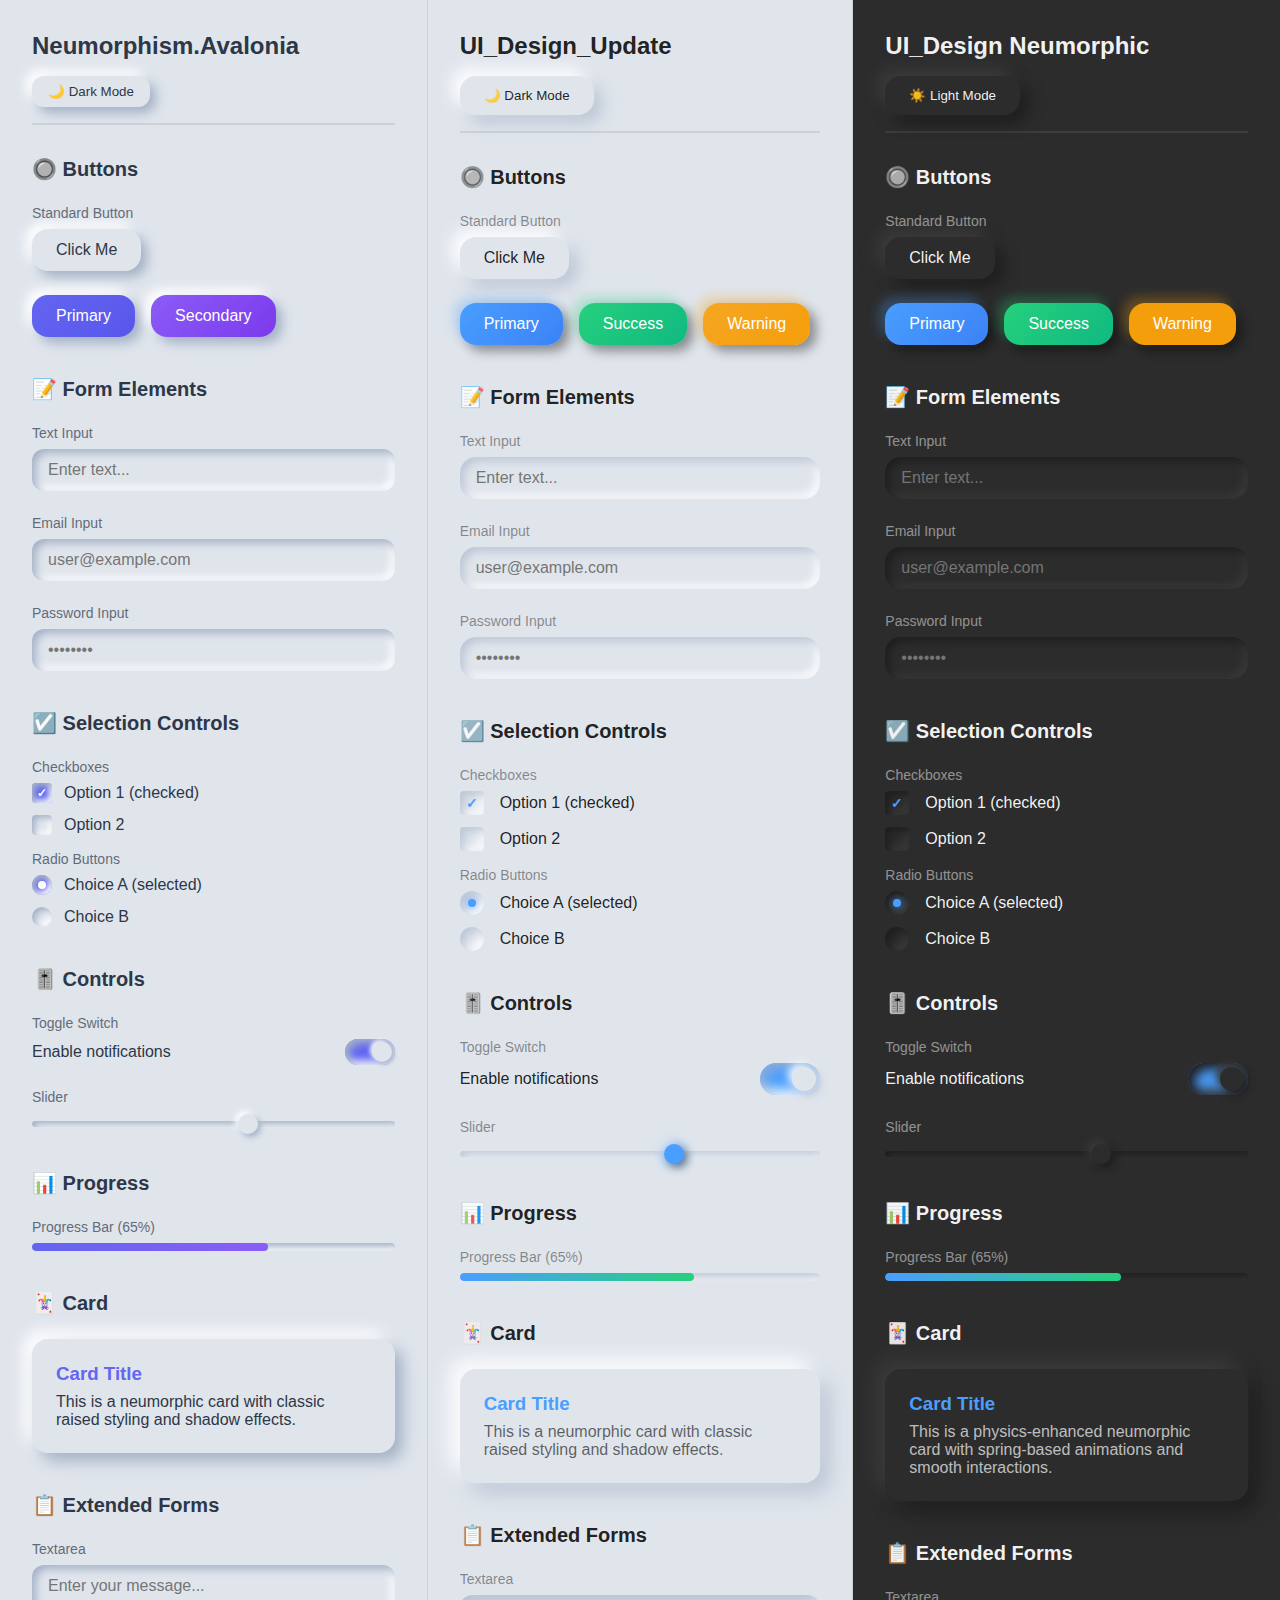
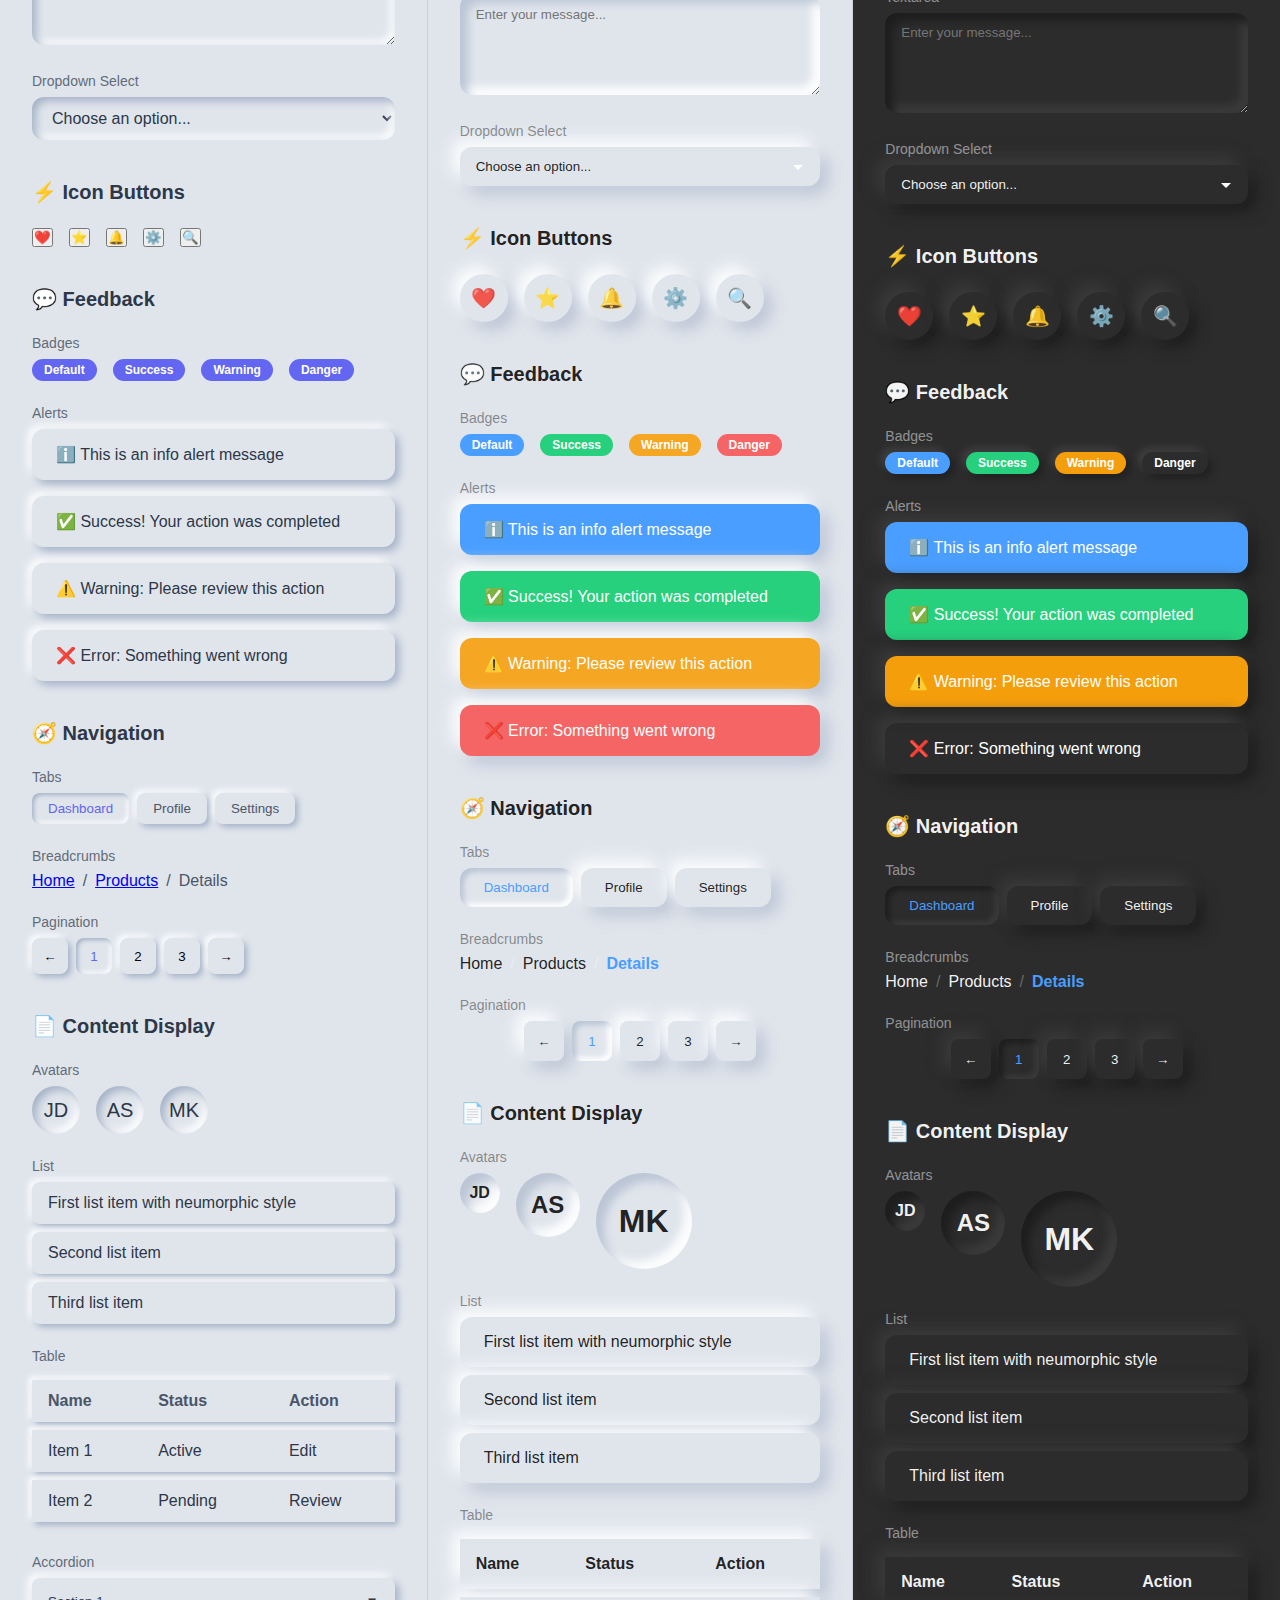
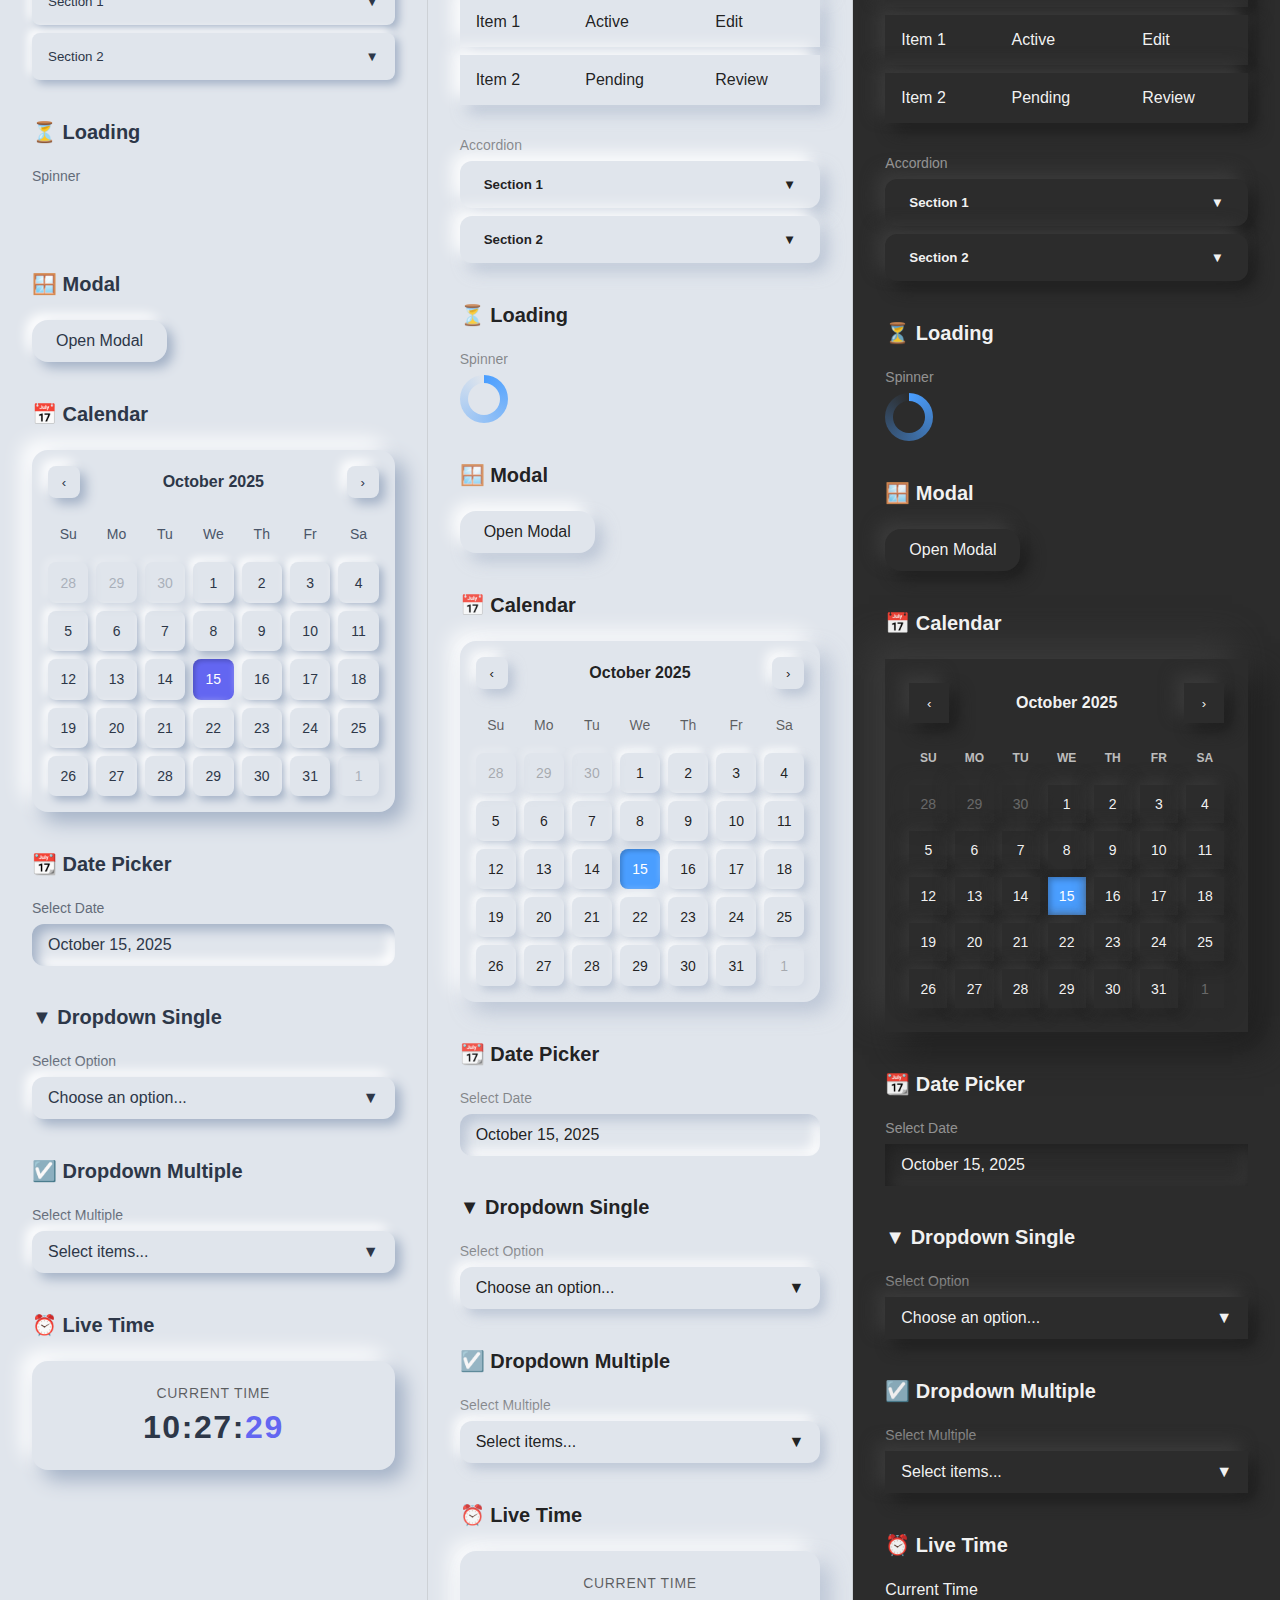
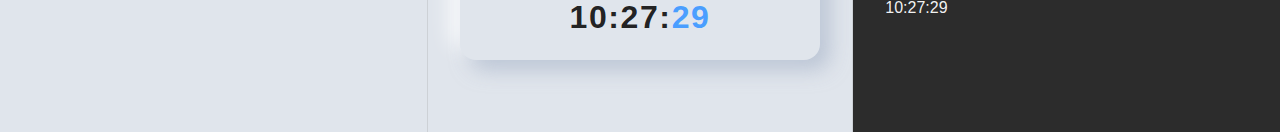
<file: index.html>
<!DOCTYPE html>
<html lang="en">
<head>
    <meta charset="UTF-8">
    <meta name="viewport" content="width=device-width, initial-scale=1.0">
    <title>Neumorphic UI Styles Comparison - Three Column</title>
    <style>
        * {
            margin: 0;
            padding: 0;
            box-sizing: border-box;
        }

        body {
            font-family: -apple-system, BlinkMacSystemFont, 'Segoe UI', Roboto, sans-serif;
            background: #1a1a1a;
            color: white;
        }

        .main-container {
            display: flex;
            width: 100%;
            min-height: 100vh;
        }

        .left-panel {
            width: 33.333%;
            padding: 2rem;
            background: #e0e5ec;
            color: #2d3748;
            overflow-y: auto;
            transition: all 0.3s ease;
        }

        .left-panel[data-theme="dark"] {
            background: #2d3436;
            color: #dfe6e9;
        }

        .middle-panel {
            width: 33.333%;
            padding: 2rem;
            background: #e0e5ec;
            color: rgba(0, 0, 0, 0.87);
            overflow-y: auto;
            transition: all 0.3s ease;
            border-left: 1px solid rgba(128, 128, 128, 0.2);
            border-right: 1px solid rgba(128, 128, 128, 0.2);
        }

        .middle-panel[data-theme="dark"] {
            background: #2c2c2c;
            color: rgba(255, 255, 255, 0.95);
        }

        .right-panel {
            width: 33.333%;
            padding: 2rem;
            background: #2c2c2c;
            color: rgba(255, 255, 255, 0.95);
            overflow-y: auto;
            transition: all 0.3s ease;
        }

        .right-panel[data-theme="light"] {
            background: #e0e5ec;
            color: rgba(0, 0, 0, 0.9);
        }

        .panel-header {
            margin-bottom: 2rem;
            padding-bottom: 1rem;
            border-bottom: 2px solid rgba(128, 128, 128, 0.2);
        }

        .panel-title {
            font-size: 1.5rem;
            font-weight: 700;
            margin-bottom: 1rem;
        }

        .section {
            margin-bottom: 2.5rem;
        }

        .section-title {
            font-size: 1.25rem;
            font-weight: 600;
            margin-bottom: 1.5rem;
        }

        .component-wrapper {
            margin-bottom: 1.5rem;
        }

        .component-label {
            font-size: 0.875rem;
            opacity: 0.7;
            margin-bottom: 0.5rem;
        }

        /* ========================================
           LEFT PANEL - AVALONIA STYLE
           ======================================== */

        /* Variables for left panel */
        .left-panel {
            --primary: #6366f1;
            --secondary: #8b5cf6;
            --bg: #e0e5ec;
            --surface: #e0e5ec;
            --shadow-dark: #a3b1c6;
            --shadow-light: #ffffff;
            --text-primary: #2d3748;
            --text-secondary: #4a5568;
        }

        /* Automatic dark mode for left panel based on OS/browser preference */
        /* Only applies when no manual data-theme attribute is set */
        @media (prefers-color-scheme: dark) {
            .left-panel:not([data-theme]) {
                background: #2d3436;
                color: #dfe6e9;
                --bg: #2d3436;
                --surface: #2d3436;
                --shadow-dark: #1e2124;
                --shadow-light: #3a3d40;
                --text-primary: #dfe6e9;
                --text-secondary: #b2bec3;
            }
        }

        /* Manual light mode override for left panel */
        .left-panel[data-theme="light"] {
            background: #e0e5ec;
            color: #2d3748;
            --bg: #e0e5ec;
            --surface: #e0e5ec;
            --shadow-dark: #a3b1c6;
            --shadow-light: #ffffff;
            --text-primary: #2d3748;
            --text-secondary: #4a5568;
        }

        /* Manual dark mode override for left panel */
        .left-panel[data-theme="dark"] {
            background: #2d3436;
            color: #dfe6e9;
            --bg: #2d3436;
            --surface: #2d3436;
            --shadow-dark: #1e2124;
            --shadow-light: #3a3d40;
            --text-primary: #dfe6e9;
            --text-secondary: #b2bec3;
        }

        .left-panel .theme-btn {
            padding: 0.5rem 1rem;
            background: var(--surface);
            border: none;
            border-radius: 12px;
            color: var(--text-primary);
            cursor: pointer;
            font-weight: 500;
            box-shadow: 6px 6px 12px var(--shadow-dark), -6px -6px 12px var(--shadow-light);
        }

        .left-panel .theme-btn:active {
            box-shadow: inset 3px 3px 6px var(--shadow-dark), inset -3px -3px 6px var(--shadow-light);
        }

        .left-panel .btn {
            padding: 0.75rem 1.5rem;
            background: var(--surface);
            border: none;
            border-radius: 16px;
            color: var(--text-primary);
            cursor: pointer;
            font-size: 1rem;
            font-weight: 500;
            box-shadow: 6px 6px 12px var(--shadow-dark), -6px -6px 12px var(--shadow-light);
            transition: all 0.2s;
        }

        .left-panel .btn:hover {
            transform: translateY(-2px);
        }

        .left-panel .btn-primary {
            background: linear-gradient(135deg, var(--primary), #5856eb);
            color: white;
        }

        .left-panel .btn-secondary {
            background: linear-gradient(135deg, var(--secondary), #7c3aed);
            color: white;
        }

        .left-panel .input {
            width: 100%;
            padding: 0.75rem 1rem;
            background: transparent;
            border: none;
            border-radius: 12px;
            color: var(--text-primary);
            font-size: 1rem;
            box-shadow: inset 4px 4px 8px var(--shadow-dark), inset -4px -4px 8px var(--shadow-light);
        }

        .left-panel .input:focus {
            outline: none;
            box-shadow: inset 4px 4px 8px var(--shadow-dark), inset -4px -4px 8px var(--shadow-light), 0 0 0 2px var(--primary);
        }

        .left-panel .card {
            background: var(--surface);
            border-radius: 16px;
            padding: 1.5rem;
            box-shadow: 8px 8px 16px var(--shadow-dark), -8px -8px 16px var(--shadow-light);
        }

        .left-panel .card h3 {
            color: var(--primary);
            margin-bottom: 0.5rem;
        }

        .left-panel .checkbox-wrapper {
            display: flex;
            align-items: center;
            gap: 0.75rem;
            margin-bottom: 0.75rem;
            cursor: pointer;
        }

        .left-panel .checkbox {
            width: 20px;
            height: 20px;
            background: var(--surface);
            border: none;
            border-radius: 4px;
            cursor: pointer;
            box-shadow: inset 3px 3px 6px var(--shadow-dark), inset -3px -3px 6px var(--shadow-light);
            appearance: none;
            position: relative;
        }

        .left-panel .checkbox:checked {
            background: var(--primary);
        }

        .left-panel .checkbox:checked::after {
            content: '✓';
            position: absolute;
            top: 50%;
            left: 50%;
            transform: translate(-50%, -50%);
            color: white;
            font-size: 12px;
            font-weight: bold;
        }

        /* Radio Buttons */
        .left-panel .radio {
            width: 20px;
            height: 20px;
            background: var(--surface);
            border: none;
            border-radius: 50%;
            cursor: pointer;
            box-shadow: inset 3px 3px 6px var(--shadow-dark), inset -3px -3px 6px var(--shadow-light);
            appearance: none;
            position: relative;
        }

        .left-panel .radio:checked {
            background: var(--primary);
        }

        .left-panel .radio:checked::after {
            content: '';
            position: absolute;
            top: 50%;
            left: 50%;
            transform: translate(-50%, -50%);
            width: 8px;
            height: 8px;
            background: white;
            border-radius: 50%;
        }

        /* Toggle Switch */
        .left-panel .toggle-wrapper {
            display: flex;
            align-items: center;
            justify-content: space-between;
            margin-bottom: 0.75rem;
        }

        .left-panel .toggle {
            width: 50px;
            height: 26px;
            background: var(--surface);
            border-radius: 26px;
            cursor: pointer;
            position: relative;
            box-shadow: inset 4px 4px 8px var(--shadow-dark), inset -4px -4px 8px var(--shadow-light);
            appearance: none;
            transition: all 0.3s;
        }

        .left-panel .toggle::after {
            content: '';
            position: absolute;
            top: 3px;
            left: 3px;
            width: 20px;
            height: 20px;
            background: var(--surface);
            border-radius: 50%;
            transition: all 0.3s;
            box-shadow: 2px 2px 4px var(--shadow-dark), -2px -2px 4px var(--shadow-light);
        }

        .left-panel .toggle:checked {
            background: var(--primary);
        }

        .left-panel .toggle:checked::after {
            transform: translateX(24px);
        }

        /* Slider */
        .left-panel .slider {
            width: 100%;
            height: 6px;
            background: var(--surface);
            border-radius: 3px;
            box-shadow: inset 3px 3px 6px var(--shadow-dark), inset -3px -3px 6px var(--shadow-light);
            appearance: none;
            cursor: pointer;
        }

        .left-panel .slider::-webkit-slider-thumb {
            appearance: none;
            width: 20px;
            height: 20px;
            background: var(--surface);
            border-radius: 50%;
            cursor: pointer;
            box-shadow: 3px 3px 6px var(--shadow-dark), -3px -3px 6px var(--shadow-light);
        }

        .left-panel .slider::-moz-range-thumb {
            width: 20px;
            height: 20px;
            background: var(--surface);
            border-radius: 50%;
            cursor: pointer;
            border: none;
            box-shadow: 3px 3px 6px var(--shadow-dark), -3px -3px 6px var(--shadow-light);
        }

        /* Progress Bar */
        .left-panel .progress {
            width: 100%;
            height: 8px;
            background: var(--surface);
            border-radius: 4px;
            box-shadow: inset 3px 3px 6px var(--shadow-dark), inset -3px -3px 6px var(--shadow-light);
            overflow: hidden;
            position: relative;
        }

        .left-panel .progress-fill {
            height: 100%;
            background: linear-gradient(90deg, var(--primary), var(--secondary));
            border-radius: 4px;
            transition: width 0.3s;
        }

        /* Textarea */
        .left-panel .textarea {
            width: 100%;
            padding: 0.75rem 1rem;
            background: transparent;
            border: none;
            border-radius: 12px;
            color: var(--text-primary);
            font-size: 1rem;
            font-family: inherit;
            resize: vertical;
            min-height: 80px;
            box-shadow: inset 4px 4px 8px var(--shadow-dark), inset -4px -4px 8px var(--shadow-light);
        }

        /* Select/Dropdown */
        .left-panel .select {
            width: 100%;
            padding: 0.75rem 1rem;
            background: transparent;
            border: none;
            border-radius: 12px;
            color: var(--text-primary);
            font-size: 1rem;
            cursor: pointer;
            box-shadow: inset 4px 4px 8px var(--shadow-dark), inset -4px -4px 8px var(--shadow-light);
        }

        /* Icon Button */
        .left-panel .btn-icon {
            width: 48px;
            height: 48px;
            padding: 0;
            border-radius: 50%;
            display: inline-flex;
            align-items: center;
            justify-content: center;
            font-size: 1.25rem;
        }

        /* Badge */
        .left-panel .badge {
            display: inline-block;
            padding: 0.25rem 0.75rem;
            background: var(--primary);
            color: white;
            border-radius: 12px;
            font-size: 0.75rem;
            font-weight: 600;
        }

        .left-panel .badge-secondary {
            background: var(--secondary);
        }

        /* Alert */
        .left-panel .alert {
            padding: 1rem 1.5rem;
            border-radius: 12px;
            margin-bottom: 1rem;
            box-shadow: 4px 4px 8px var(--shadow-dark), -4px -4px 8px var(--shadow-light);
        }

        .left-panel .alert-info {
            background: #dbeafe;
            color: #1e40af;
        }

        .left-panel .alert-success {
            background: #d1fae5;
            color: #065f46;
        }

        .left-panel .alert-warning {
            background: #fef3c7;
            color: #92400e;
        }

        .left-panel .alert-error {
            background: #fee2e2;
            color: #991b1b;
        }

        /* Avatar */
        .left-panel .avatar {
            width: 48px;
            height: 48px;
            border-radius: 50%;
            display: flex;
            align-items: center;
            justify-content: center;
            background: var(--surface);
            font-size: 1.25rem;
            box-shadow: inset 4px 4px 8px var(--shadow-dark), inset -4px -4px 8px var(--shadow-light);
        }

        /* List */
        .left-panel .list {
            list-style: none;
        }

        .left-panel .list-item {
            padding: 0.75rem 1rem;
            margin-bottom: 0.5rem;
            border-radius: 8px;
            background: var(--surface);
            box-shadow: 3px 3px 6px var(--shadow-dark), -3px -3px 6px var(--shadow-light);
        }

        /* Table */
        .left-panel .table {
            width: 100%;
            border-collapse: separate;
            border-spacing: 0 0.5rem;
        }

        .left-panel .table th,
        .left-panel .table td {
            padding: 0.75rem 1rem;
            text-align: left;
        }

        .left-panel .table th {
            font-weight: 600;
            color: var(--text-secondary);
        }

        .left-panel .table tr {
            background: var(--surface);
            box-shadow: 3px 3px 6px var(--shadow-dark), -3px -3px 6px var(--shadow-light);
        }

        /* Tabs */
        .left-panel .tabs {
            display: flex;
            gap: 0.5rem;
            margin-bottom: 1rem;
        }

        .left-panel .tab {
            padding: 0.5rem 1rem;
            background: var(--surface);
            border: none;
            border-radius: 8px;
            cursor: pointer;
            color: var(--text-secondary);
            transition: all 0.2s;
            box-shadow: 3px 3px 6px var(--shadow-dark), -3px -3px 6px var(--shadow-light);
        }

        .left-panel .tab.active {
            color: var(--primary);
            box-shadow: inset 2px 2px 4px var(--shadow-dark), inset -2px -2px 4px var(--shadow-light);
        }

        /* Pagination */
        .left-panel .pagination {
            display: flex;
            gap: 0.5rem;
            align-items: center;
        }

        .left-panel .page-btn {
            width: 36px;
            height: 36px;
            padding: 0;
            border-radius: 8px;
            display: flex;
            align-items: center;
            justify-content: center;
            background: var(--surface);
            border: none;
            cursor: pointer;
            box-shadow: 3px 3px 6px var(--shadow-dark), -3px -3px 6px var(--shadow-light);
        }

        .left-panel .page-btn.active {
            color: var(--primary);
            box-shadow: inset 2px 2px 4px var(--shadow-dark), inset -2px -2px 4px var(--shadow-light);
        }

        /* Breadcrumbs */
        .left-panel .breadcrumbs {
            display: flex;
            align-items: center;
            gap: 0.5rem;
            color: var(--text-secondary);
        }

        .left-panel .breadcrumb-link {
            color: var(--primary);
            text-decoration: none;
        }

        /* Accordion */
        .left-panel .accordion-item {
            margin-bottom: 0.5rem;
        }

        .left-panel .accordion-header {
            width: 100%;
            padding: 1rem;
            background: var(--surface);
            border: none;
            border-radius: 8px;
            text-align: left;
            cursor: pointer;
            display: flex;
            justify-content: space-between;
            align-items: center;
            color: var(--text-primary);
            font-weight: 500;
            box-shadow: 4px 4px 8px var(--shadow-dark), -4px -4px 8px var(--shadow-light);
        }

        .left-panel .accordion-content {
            max-height: 0;
            overflow: hidden;
            transition: max-height 0.3s ease;
            background: var(--surface);
            border-radius: 0 0 8px 8px;
            box-shadow: inset 2px 2px 4px var(--shadow-dark), inset -2px -2px 4px var(--shadow-light);
        }

        .left-panel .accordion-content.open {
            padding: 1rem;
            max-height: 500px;
        }

        /* Spinner */
        .left-panel .spinner {
            width: 40px;
            height: 40px;
            border: 4px solid var(--surface-light);
            border-top-color: var(--primary);
            border-radius: 50%;
            animation: spin 1s linear infinite;
        }

        @keyframes spin {
            to { transform: rotate(360deg); }
        }

        /* Modal */
        .modal {
            display: none;
            position: fixed;
            top: 0;
            left: 0;
            width: 100%;
            height: 100%;
            background: rgba(0, 0, 0, 0.5);
            align-items: center;
            justify-content: center;
            z-index: 1000;
        }

        .modal.show {
            display: flex;
        }

        .left-panel .modal-content {
            background: var(--surface);
            padding: 2rem;
            border-radius: 16px;
            max-width: 500px;
            width: 90%;
            box-shadow: 10px 10px 20px var(--shadow-dark), -10px -10px 20px var(--shadow-light);
        }

        .left-panel .modal-header {
            margin-bottom: 1rem;
        }

        .left-panel .modal-title {
            font-size: 1.5rem;
            font-weight: 600;
            color: var(--text-primary);
        }

        .left-panel .modal-close {
            float: right;
            background: none;
            border: none;
            font-size: 1.5rem;
            cursor: pointer;
            color: var(--text-secondary);
        }

        /* Calendar */
        .left-panel .calendar {
            background: var(--surface);
            border-radius: 16px;
            padding: 1rem;
            box-shadow: 10px 10px 20px var(--shadow-dark), -10px -10px 20px var(--shadow-light);
        }

        .left-panel .calendar-header {
            display: flex;
            justify-content: space-between;
            align-items: center;
            margin-bottom: 1rem;
            font-weight: 600;
            color: var(--text-primary);
        }

        .left-panel .calendar-header button {
            background: var(--surface);
            border: none;
            width: 32px;
            height: 32px;
            border-radius: 8px;
            cursor: pointer;
            color: var(--text-primary);
            box-shadow: 6px 6px 12px var(--shadow-dark), -6px -6px 12px var(--shadow-light);
            transition: all 0.2s;
        }

        .left-panel .calendar-header button:active {
            box-shadow: inset 3px 3px 6px var(--shadow-dark), inset -3px -3px 6px var(--shadow-light);
        }

        .left-panel .calendar-grid {
            display: grid;
            grid-template-columns: repeat(7, 1fr);
            gap: 0.5rem;
        }

        .left-panel .calendar-day {
            aspect-ratio: 1;
            display: flex;
            align-items: center;
            justify-content: center;
            font-size: 0.875rem;
            font-weight: 500;
            color: var(--text-secondary);
        }

        .left-panel .calendar-date {
            aspect-ratio: 1;
            display: flex;
            align-items: center;
            justify-content: center;
            background: var(--surface);
            border-radius: 8px;
            cursor: pointer;
            font-size: 0.875rem;
            box-shadow: 4px 4px 8px var(--shadow-dark), -4px -4px 8px var(--shadow-light);
            transition: all 0.2s;
            color: var(--text-primary);
        }

        .left-panel .calendar-date:hover {
            transform: translateY(-2px);
            box-shadow: 6px 6px 12px var(--shadow-dark), -6px -6px 12px var(--shadow-light);
        }

        .left-panel .calendar-date.active {
            background: var(--primary);
            color: white;
            box-shadow: inset 2px 2px 4px rgba(0,0,0,0.2);
        }

        .left-panel .calendar-date.other-month {
            opacity: 0.3;
        }

        /* Date Picker */
        .left-panel .date-picker {
            position: relative;
        }

        .left-panel .date-input {
            width: 100%;
            padding: 0.75rem 1rem;
            background: var(--surface);
            border: none;
            border-radius: 12px;
            color: var(--text-primary);
            font-size: 1rem;
            box-shadow: inset 6px 6px 12px var(--shadow-dark), inset -6px -6px 12px var(--shadow-light);
            cursor: pointer;
        }

        .left-panel .date-picker-dropdown {
            position: absolute;
            top: calc(100% + 0.5rem);
            left: 0;
            right: 0;
            background: var(--surface);
            border-radius: 16px;
            padding: 1rem;
            box-shadow: 10px 10px 20px var(--shadow-dark), -10px -10px 20px var(--shadow-light);
            z-index: 100;
            display: none;
        }

        .left-panel .date-picker-dropdown.show {
            display: block;
        }

        /* Dropdown Single Selection */
        .left-panel .dropdown {
            position: relative;
        }

        .left-panel .dropdown-toggle {
            width: 100%;
            padding: 0.75rem 1rem;
            background: var(--surface);
            border: none;
            border-radius: 12px;
            color: var(--text-primary);
            font-size: 1rem;
            text-align: left;
            cursor: pointer;
            box-shadow: 6px 6px 12px var(--shadow-dark), -6px -6px 12px var(--shadow-light);
            transition: all 0.2s;
            display: flex;
            justify-content: space-between;
            align-items: center;
        }

        .left-panel .dropdown-toggle:active {
            box-shadow: inset 3px 3px 6px var(--shadow-dark), inset -3px -3px 6px var(--shadow-light);
        }

        .left-panel .dropdown-menu {
            position: absolute;
            top: calc(100% + 0.5rem);
            left: 0;
            right: 0;
            background: var(--surface);
            border-radius: 12px;
            padding: 0.5rem;
            box-shadow: 10px 10px 20px var(--shadow-dark), -10px -10px 20px var(--shadow-light);
            z-index: 100;
            display: none;
            max-height: 200px;
            overflow-y: auto;
        }

        .left-panel .dropdown-menu.show {
            display: block;
        }

        .left-panel .dropdown-item {
            padding: 0.75rem 1rem;
            cursor: pointer;
            border-radius: 8px;
            transition: all 0.2s;
            color: var(--text-primary);
        }

        .left-panel .dropdown-item:hover {
            background: rgba(0, 0, 0, 0.05);
        }

        .left-panel .dropdown-item.selected {
            background: var(--primary);
            color: white;
        }

        /* Dropdown Multiple Selection */
        .left-panel .dropdown-multi .dropdown-item {
            display: flex;
            align-items: center;
            gap: 0.75rem;
            padding: 0.5rem 1rem;
        }

        .left-panel .dropdown-multi .dropdown-checkbox-container {
            position: relative;
            flex-shrink: 0;
        }

        .left-panel .dropdown-multi .dropdown-item input[type="checkbox"] {
            display: none;
        }

        .left-panel .dropdown-multi .dropdown-checkbox-label {
            display: block;
            width: 20px;
            height: 20px;
            background: var(--surface);
            border-radius: 4px;
            cursor: pointer;
            position: relative;
            transition: all 0.2s;
            box-shadow:
                inset 3px 3px 6px var(--shadow-dark),
                inset -3px -3px 6px var(--shadow-light);
        }

        .left-panel .dropdown-multi .dropdown-checkbox-label::after {
            content: '✓';
            position: absolute;
            top: 50%;
            left: 50%;
            transform: translate(-50%, -50%) scale(0);
            color: var(--primary);
            font-weight: bold;
            font-size: 12px;
            transition: transform 0.2s cubic-bezier(0.175, 0.885, 0.32, 1.275);
        }

        .left-panel .dropdown-multi .dropdown-item input[type="checkbox"]:checked + .dropdown-checkbox-label::after {
            transform: translate(-50%, -50%) scale(1);
        }

        /* Live Time Display */
        .left-panel .live-time {
            background: var(--surface);
            border-radius: 16px;
            padding: 1.5rem;
            box-shadow:
                10px 10px 20px var(--shadow-dark),
                -10px -10px 20px var(--shadow-light);
            text-align: center;
        }

        .left-panel .live-time-label {
            font-size: 0.875rem;
            font-weight: 500;
            color: rgba(0, 0, 0, 0.6);
            margin-bottom: 0.5rem;
            text-transform: uppercase;
            letter-spacing: 0.05em;
        }

        .left-panel .live-time-display {
            font-size: 2rem;
            font-weight: 600;
            color: var(--text-primary);
            font-variant-numeric: tabular-nums;
            letter-spacing: 0.05em;
        }

        .left-panel .live-time-seconds {
            color: var(--primary);
        }

        /* ========================================
           RIGHT PANEL - UI_DESIGN STYLE
           ======================================== */

        .right-panel {
            --neu-base: #2c2c2c;
            --neu-light: #3a3a3a;
            --neu-dark: #1e1e1e;
            --neu-accent: #4a9eff;
            --neu-success: #26d07c;
            --neu-warning: #f59e0b;
            --neu-text: rgba(255, 255, 255, 0.95);
            --neu-text-dim: rgba(255, 255, 255, 0.7);
            --neu-distance: 8px;
            --neu-blur: 16px;
        }

        /* Automatic light mode for right panel based on OS/browser preference */
        /* Only applies when no manual data-theme attribute is set */
        @media (prefers-color-scheme: light) {
            .right-panel:not([data-theme]) {
                background: #e0e5ec;
                color: rgba(0, 0, 0, 0.9);
                --neu-base: #e0e5ec;
                --neu-light: #ffffff;
                --neu-dark: #a3b1c6;
                --neu-text: rgba(0, 0, 0, 0.9);
                --neu-text-dim: rgba(0, 0, 0, 0.65);
            }
        }

        /* Manual dark mode override for right panel */
        .right-panel[data-theme="dark"] {
            background: #2c2c2c;
            color: rgba(255, 255, 255, 0.95);
            --neu-base: #2c2c2c;
            --neu-light: #3a3a3a;
            --neu-dark: #1e1e1e;
            --neu-text: rgba(255, 255, 255, 0.95);
            --neu-text-dim: rgba(255, 255, 255, 0.7);
        }

        /* Manual light mode override for right panel */
        .right-panel[data-theme="light"] {
            background: #e0e5ec;
            color: rgba(0, 0, 0, 0.9);
            --neu-base: #e0e5ec;
            --neu-light: #ffffff;
            --neu-dark: #a3b1c6;
            --neu-text: rgba(0, 0, 0, 0.9);
            --neu-text-dim: rgba(0, 0, 0, 0.65);
        }

        .right-panel .panel-title,
        .right-panel .section-title,
        .right-panel .component-label {
            color: var(--neu-text);
        }

        .right-panel .component-label {
            color: var(--neu-text-dim);
        }

        .right-panel .theme-btn {
            padding: 0.75rem 1.5rem;
            background: var(--neu-base);
            border: none;
            border-radius: 16px;
            color: var(--neu-text);
            cursor: pointer;
            font-weight: 500;
            transition: all 0.3s cubic-bezier(0.25, 0.46, 0.45, 0.94);
            box-shadow:
                -8px -8px 16px var(--neu-light),
                8px 8px 16px var(--neu-dark);
        }

        .right-panel .theme-btn:hover {
            transform: translateY(-2px);
            box-shadow:
                -10px -10px 20px var(--neu-light),
                10px 10px 20px var(--neu-dark);
        }

        .right-panel .theme-btn:active {
            box-shadow:
                inset 4px 4px 8px var(--neu-dark),
                inset -4px -4px 8px var(--neu-light);
        }

        .right-panel .btn {
            padding: 0.75rem 1.5rem;
            background: var(--neu-base);
            border: none;
            border-radius: 16px;
            color: var(--neu-text);
            cursor: pointer;
            font-size: 1rem;
            font-weight: 500;
            transition: all 0.2s ease;
            box-shadow:
                -8px -8px 16px var(--neu-light),
                8px 8px 16px var(--neu-dark);
        }

        .right-panel .btn:hover {
            transform: translateY(-2px);
            box-shadow:
                -10px -10px 20px var(--neu-light),
                10px 10px 20px var(--neu-dark);
        }

        .right-panel .btn:active {
            transform: translateY(0);
            box-shadow:
                inset 4px 4px 8px var(--neu-dark),
                inset -4px -4px 8px var(--neu-light);
        }

        .right-panel .btn-primary {
            background: linear-gradient(135deg, var(--neu-accent), #3b82f6);
            color: white;
            box-shadow:
                -6px -6px 12px rgba(74, 158, 255, 0.3),
                6px 6px 12px rgba(0, 0, 0, 0.4);
        }

        .right-panel .btn-success {
            background: linear-gradient(135deg, var(--neu-success), #10b981);
            color: white;
            box-shadow:
                -6px -6px 12px rgba(38, 208, 124, 0.3),
                6px 6px 12px rgba(0, 0, 0, 0.4);
        }

        .right-panel .btn-warning {
            background: linear-gradient(135deg, var(--neu-warning), #f59e0b);
            color: white;
            box-shadow:
                -6px -6px 12px rgba(245, 158, 11, 0.3),
                6px 6px 12px rgba(0, 0, 0, 0.4);
        }

        .right-panel .input {
            width: 100%;
            padding: 0.75rem 1rem;
            background: transparent;
            border: none;
            border-radius: 16px;
            color: var(--neu-text);
            font-size: 1rem;
            transition: all 0.2s;
            box-shadow:
                inset 4px 4px 8px var(--neu-dark),
                inset -4px -4px 8px var(--neu-light);
        }

        .right-panel .input:focus {
            outline: none;
            box-shadow:
                inset 4px 4px 8px var(--neu-dark),
                inset -4px -4px 8px var(--neu-light),
                0 0 0 2px var(--neu-accent);
        }

        .right-panel .card {
            background: var(--neu-base);
            border-radius: 16px;
            padding: 1.5rem;
            transition: all 0.2s;
            box-shadow:
                -10px -10px 20px var(--neu-light),
                10px 10px 20px var(--neu-dark);
        }

        .right-panel .card:hover {
            transform: translateY(-2px);
        }

        .right-panel .card h3 {
            color: var(--neu-accent);
            margin-bottom: 0.5rem;
        }

        .right-panel .card p {
            color: var(--neu-text-dim);
        }

        .right-panel .checkbox-wrapper {
            display: flex;
            align-items: center;
            gap: 1rem;
            margin-bottom: 0.75rem;
            cursor: pointer;
        }

        .right-panel .checkbox-container {
            position: relative;
        }

        .right-panel .checkbox {
            display: none;
        }

        .right-panel .checkbox-label {
            display: block;
            width: 24px;
            height: 24px;
            background: var(--neu-base);
            border-radius: 4px;
            cursor: pointer;
            position: relative;
            transition: all 0.2s;
            box-shadow:
                inset 4px 4px 8px var(--neu-dark),
                inset -4px -4px 8px var(--neu-light);
        }

        .right-panel .checkbox-label::after {
            content: '✓';
            position: absolute;
            top: 50%;
            left: 50%;
            transform: translate(-50%, -50%) scale(0);
            color: var(--neu-accent);
            font-weight: bold;
            font-size: 14px;
            transition: transform 0.2s cubic-bezier(0.175, 0.885, 0.32, 1.275);
        }

        .right-panel .checkbox:checked + .checkbox-label::after {
            transform: translate(-50%, -50%) scale(1);
        }

        /* Radio Buttons */
        .right-panel .radio-wrapper {
            display: flex;
            align-items: center;
            gap: 1rem;
            margin-bottom: 0.75rem;
            cursor: pointer;
        }

        .right-panel .radio-container {
            position: relative;
        }

        .right-panel .radio {
            display: none;
        }

        .right-panel .radio-label {
            display: block;
            width: 24px;
            height: 24px;
            background: var(--neu-base);
            border-radius: 50%;
            cursor: pointer;
            position: relative;
            transition: all 0.2s;
            box-shadow:
                inset 4px 4px 8px var(--neu-dark),
                inset -4px -4px 8px var(--neu-light);
        }

        .right-panel .radio-label::after {
            content: '';
            position: absolute;
            top: 50%;
            left: 50%;
            transform: translate(-50%, -50%) scale(0);
            width: 8px;
            height: 8px;
            background: var(--neu-accent);
            border-radius: 50%;
            transition: transform 0.2s;
            box-shadow: 0 0 8px var(--neu-accent);
        }

        .right-panel .radio:checked + .radio-label::after {
            transform: translate(-50%, -50%) scale(1);
        }

        /* Toggle Switch */
        .right-panel .toggle-wrapper {
            display: flex;
            align-items: center;
            justify-content: space-between;
            margin-bottom: 0.75rem;
        }

        .right-panel .toggle-container {
            position: relative;
        }

        .right-panel .toggle {
            display: none;
        }

        .right-panel .toggle-label {
            display: block;
            width: 60px;
            height: 32px;
            background: var(--neu-base);
            border-radius: 32px;
            cursor: pointer;
            position: relative;
            transition: all 0.3s;
            box-shadow:
                inset 6px 6px 12px var(--neu-dark),
                inset -6px -6px 12px var(--neu-light);
        }

        .right-panel .toggle-label::after {
            content: '';
            position: absolute;
            top: 4px;
            left: 4px;
            width: 24px;
            height: 24px;
            background: var(--neu-base);
            border-radius: 50%;
            transition: all 0.3s;
            box-shadow:
                -4px -4px 8px var(--neu-light),
                4px 4px 8px var(--neu-dark);
        }

        .right-panel .toggle:checked + .toggle-label {
            background: var(--neu-accent);
        }

        .right-panel .toggle:checked + .toggle-label::after {
            transform: translateX(28px);
        }

        /* Slider */
        .right-panel .slider {
            width: 100%;
            height: 6px;
            background: var(--neu-base);
            border-radius: 3px;
            box-shadow:
                inset 4px 4px 8px var(--neu-dark),
                inset -4px -4px 8px var(--neu-light);
            appearance: none;
            cursor: pointer;
        }

        .right-panel .slider::-webkit-slider-thumb {
            appearance: none;
            width: 20px;
            height: 20px;
            background: var(--neu-base);
            border-radius: 50%;
            cursor: pointer;
            box-shadow:
                -4px -4px 8px var(--neu-light),
                4px 4px 8px var(--neu-dark);
        }

        .right-panel .slider::-moz-range-thumb {
            width: 20px;
            height: 20px;
            background: var(--neu-base);
            border-radius: 50%;
            cursor: pointer;
            border: none;
            box-shadow:
                -4px -4px 8px var(--neu-light),
                4px 4px 8px var(--neu-dark);
        }

        /* Progress Bar */
        .right-panel .progress {
            width: 100%;
            height: 8px;
            background: var(--neu-base);
            border-radius: 4px;
            box-shadow:
                inset 4px 4px 8px var(--neu-dark),
                inset -4px -4px 8px var(--neu-light);
            overflow: hidden;
            position: relative;
        }

        .right-panel .progress-fill {
            height: 100%;
            background: linear-gradient(90deg, var(--neu-accent), var(--neu-success));
            border-radius: 4px;
            transition: width 0.3s;
        }

        /* Right Panel: Textarea */
        .right-panel .textarea {
            width: 100%;
            padding: 0.75rem 1rem;
            background: transparent;
            border: none;
            border-radius: 12px;
            box-shadow:
                inset var(--neu-distance) var(--neu-distance) calc(var(--neu-blur) * 0.5) var(--neu-dark),
                inset calc(var(--neu-distance) * -1) calc(var(--neu-distance) * -1) calc(var(--neu-blur) * 0.5) var(--neu-light);
            color: var(--neu-text);
            font-family: inherit;
            resize: vertical;
            min-height: 100px;
        }

        .right-panel .textarea:focus {
            outline: none;
            box-shadow:
                inset var(--neu-distance) var(--neu-distance) calc(var(--neu-blur) * 0.5) var(--neu-dark),
                inset calc(var(--neu-distance) * -1) calc(var(--neu-distance) * -1) calc(var(--neu-blur) * 0.5) var(--neu-light),
                0 0 0 2px var(--neu-accent);
        }

        /* Right Panel: Select */
        .right-panel .select {
            width: 100%;
            padding: 0.75rem 1rem;
            background: var(--neu-base);
            border: none;
            border-radius: 12px;
            box-shadow:
                calc(var(--neu-distance) * -1) calc(var(--neu-distance) * -1) var(--neu-blur) var(--neu-light),
                var(--neu-distance) var(--neu-distance) var(--neu-blur) var(--neu-dark);
            color: var(--neu-text);
            font-family: inherit;
            cursor: pointer;
            appearance: none;
            background-image: url("data:image/svg+xml,%3Csvg xmlns='http://www.w3.org/2000/svg' width='12' height='12' viewBox='0 0 12 12'%3E%3Cpath fill='%23ffffff' d='M6 9L1 4h10z'/%3E%3C/svg%3E");
            background-repeat: no-repeat;
            background-position: right 1rem center;
        }

        .right-panel .select:hover {
            box-shadow:
                calc(var(--neu-distance) * -1.2) calc(var(--neu-distance) * -1.2) calc(var(--neu-blur) * 1.1) var(--neu-light),
                calc(var(--neu-distance) * 1.2) calc(var(--neu-distance) * 1.2) calc(var(--neu-blur) * 1.1) var(--neu-dark);
        }

        .right-panel .select:focus {
            outline: none;
            box-shadow:
                calc(var(--neu-distance) * -1) calc(var(--neu-distance) * -1) var(--neu-blur) var(--neu-light),
                var(--neu-distance) var(--neu-distance) var(--neu-blur) var(--neu-dark),
                0 0 0 2px var(--neu-accent);
        }

        /* Right Panel: Icon Button */
        .right-panel .icon-btn {
            width: 48px;
            height: 48px;
            padding: 0;
            display: inline-flex;
            align-items: center;
            justify-content: center;
            border-radius: 50%;
            background: var(--neu-base);
            border: none;
            box-shadow:
                calc(var(--neu-distance) * -1) calc(var(--neu-distance) * -1) var(--neu-blur) var(--neu-light),
                var(--neu-distance) var(--neu-distance) var(--neu-blur) var(--neu-dark);
            color: var(--neu-text);
            cursor: pointer;
            font-size: 1.25rem;
            transition: all 0.2s;
        }

        .right-panel .icon-btn:hover {
            box-shadow:
                calc(var(--neu-distance) * -1.2) calc(var(--neu-distance) * -1.2) calc(var(--neu-blur) * 1.1) var(--neu-light),
                calc(var(--neu-distance) * 1.2) calc(var(--neu-distance) * 1.2) calc(var(--neu-blur) * 1.1) var(--neu-dark);
        }

        .right-panel .icon-btn:active {
            box-shadow:
                inset var(--neu-distance) var(--neu-distance) calc(var(--neu-blur) * 0.5) var(--neu-dark),
                inset calc(var(--neu-distance) * -1) calc(var(--neu-distance) * -1) calc(var(--neu-blur) * 0.5) var(--neu-light);
        }

        /* Right Panel: Badge */
        .right-panel .badge {
            display: inline-block;
            padding: 0.25rem 0.75rem;
            background: var(--neu-accent);
            color: white;
            border-radius: 12px;
            font-size: 0.75rem;
            font-weight: 600;
            box-shadow:
                calc(var(--neu-distance) * -0.5) calc(var(--neu-distance) * -0.5) calc(var(--neu-blur) * 0.5) rgba(255, 255, 255, 0.1),
                calc(var(--neu-distance) * 0.5) calc(var(--neu-distance) * 0.5) calc(var(--neu-blur) * 0.5) rgba(0, 0, 0, 0.3);
        }

        .right-panel .badge.success {
            background: var(--neu-success);
        }

        .right-panel .badge.warning {
            background: var(--neu-warning);
        }

        .right-panel .badge.danger {
            background: var(--neu-danger);
        }

        /* Right Panel: Alert */
        .right-panel .alert {
            padding: 1rem 1.5rem;
            border-radius: 12px;
            box-shadow:
                calc(var(--neu-distance) * -1) calc(var(--neu-distance) * -1) var(--neu-blur) var(--neu-light),
                var(--neu-distance) var(--neu-distance) var(--neu-blur) var(--neu-dark);
            margin-bottom: 1rem;
        }

        .right-panel .alert.info {
            background: var(--neu-accent);
            color: white;
        }

        .right-panel .alert.success {
            background: var(--neu-success);
            color: white;
        }

        .right-panel .alert.warning {
            background: var(--neu-warning);
            color: white;
        }

        .right-panel .alert.error {
            background: var(--neu-danger);
            color: white;
        }

        /* Right Panel: Avatar */
        .right-panel .avatar {
            width: 64px;
            height: 64px;
            border-radius: 50%;
            background: var(--neu-base);
            box-shadow:
                inset var(--neu-distance) var(--neu-distance) calc(var(--neu-blur) * 0.5) var(--neu-dark),
                inset calc(var(--neu-distance) * -1) calc(var(--neu-distance) * -1) calc(var(--neu-blur) * 0.5) var(--neu-light);
            display: inline-flex;
            align-items: center;
            justify-content: center;
            color: var(--neu-text);
            font-size: 1.5rem;
            font-weight: 600;
        }

        .right-panel .avatar.sm {
            width: 40px;
            height: 40px;
            font-size: 1rem;
        }

        .right-panel .avatar.lg {
            width: 96px;
            height: 96px;
            font-size: 2rem;
        }

        /* Right Panel: List */
        .right-panel .list {
            list-style: none;
            padding: 0;
            margin: 0;
        }

        .right-panel .list-item {
            padding: 1rem 1.5rem;
            margin-bottom: 0.5rem;
            border-radius: 12px;
            background: var(--neu-base);
            box-shadow:
                calc(var(--neu-distance) * -1) calc(var(--neu-distance) * -1) var(--neu-blur) var(--neu-light),
                var(--neu-distance) var(--neu-distance) var(--neu-blur) var(--neu-dark);
            transition: all 0.2s;
        }

        .right-panel .list-item:hover {
            box-shadow:
                calc(var(--neu-distance) * -1.2) calc(var(--neu-distance) * -1.2) calc(var(--neu-blur) * 1.1) var(--neu-light),
                calc(var(--neu-distance) * 1.2) calc(var(--neu-distance) * 1.2) calc(var(--neu-blur) * 1.1) var(--neu-dark);
        }

        /* Right Panel: Table */
        .right-panel .table {
            width: 100%;
            border-collapse: separate;
            border-spacing: 0 0.5rem;
        }

        .right-panel .table th,
        .right-panel .table td {
            padding: 1rem;
            text-align: left;
        }

        .right-panel .table th {
            font-weight: 600;
            color: var(--neu-text);
        }

        .right-panel .table tr {
            background: var(--neu-base);
            box-shadow:
                calc(var(--neu-distance) * -1) calc(var(--neu-distance) * -1) var(--neu-blur) var(--neu-light),
                var(--neu-distance) var(--neu-distance) var(--neu-blur) var(--neu-dark);
        }

        .right-panel .table tbody tr:hover {
            box-shadow:
                calc(var(--neu-distance) * -1.2) calc(var(--neu-distance) * -1.2) calc(var(--neu-blur) * 1.1) var(--neu-light),
                calc(var(--neu-distance) * 1.2) calc(var(--neu-distance) * 1.2) calc(var(--neu-blur) * 1.1) var(--neu-dark);
        }

        /* Right Panel: Tabs */
        .right-panel .tabs {
            display: flex;
            gap: 0.5rem;
            margin-bottom: 1.5rem;
        }

        .right-panel .tab {
            padding: 0.75rem 1.5rem;
            background: var(--neu-base);
            border: none;
            border-radius: 12px;
            box-shadow:
                calc(var(--neu-distance) * -1) calc(var(--neu-distance) * -1) var(--neu-blur) var(--neu-light),
                var(--neu-distance) var(--neu-distance) var(--neu-blur) var(--neu-dark);
            color: var(--neu-text);
            cursor: pointer;
            transition: all 0.2s;
        }

        .right-panel .tab:hover {
            box-shadow:
                calc(var(--neu-distance) * -1.2) calc(var(--neu-distance) * -1.2) calc(var(--neu-blur) * 1.1) var(--neu-light),
                calc(var(--neu-distance) * 1.2) calc(var(--neu-distance) * 1.2) calc(var(--neu-blur) * 1.1) var(--neu-dark);
        }

        .right-panel .tab.active {
            color: var(--neu-accent);
            box-shadow:
                inset calc(var(--neu-distance) * 0.5) calc(var(--neu-distance) * 0.5) calc(var(--neu-blur) * 0.3) var(--neu-dark),
                inset calc(var(--neu-distance) * -0.5) calc(var(--neu-distance) * -0.5) calc(var(--neu-blur) * 0.3) var(--neu-light);
        }

        /* Right Panel: Pagination */
        .right-panel .pagination {
            display: flex;
            gap: 0.5rem;
            justify-content: center;
        }

        .right-panel .page-btn {
            width: 40px;
            height: 40px;
            padding: 0;
            background: var(--neu-base);
            border: none;
            border-radius: 8px;
            box-shadow:
                calc(var(--neu-distance) * -1) calc(var(--neu-distance) * -1) var(--neu-blur) var(--neu-light),
                var(--neu-distance) var(--neu-distance) var(--neu-blur) var(--neu-dark);
            color: var(--neu-text);
            cursor: pointer;
            transition: all 0.2s;
        }

        .right-panel .page-btn:hover {
            box-shadow:
                calc(var(--neu-distance) * -1.2) calc(var(--neu-distance) * -1.2) calc(var(--neu-blur) * 1.1) var(--neu-light),
                calc(var(--neu-distance) * 1.2) calc(var(--neu-distance) * 1.2) calc(var(--neu-blur) * 1.1) var(--neu-dark);
        }

        .right-panel .page-btn.active {
            color: var(--neu-accent);
            box-shadow:
                inset calc(var(--neu-distance) * 0.5) calc(var(--neu-distance) * 0.5) calc(var(--neu-blur) * 0.3) var(--neu-dark),
                inset calc(var(--neu-distance) * -0.5) calc(var(--neu-distance) * -0.5) calc(var(--neu-blur) * 0.3) var(--neu-light);
        }

        /* Right Panel: Breadcrumbs */
        .right-panel .breadcrumbs {
            display: flex;
            gap: 0.5rem;
            align-items: center;
        }

        .right-panel .breadcrumb-item {
            color: var(--neu-text);
            text-decoration: none;
            transition: color 0.2s;
        }

        .right-panel .breadcrumb-item:hover {
            color: var(--neu-accent);
        }

        .right-panel .breadcrumb-item.active {
            color: var(--neu-accent);
            font-weight: 600;
        }

        .right-panel .breadcrumb-separator {
            color: rgba(255, 255, 255, 0.3);
        }

        /* Right Panel: Accordion */
        .right-panel .accordion-item {
            margin-bottom: 0.5rem;
        }

        .right-panel .accordion-header {
            width: 100%;
            padding: 1rem 1.5rem;
            background: var(--neu-base);
            border: none;
            border-radius: 12px;
            box-shadow:
                calc(var(--neu-distance) * -1) calc(var(--neu-distance) * -1) var(--neu-blur) var(--neu-light),
                var(--neu-distance) var(--neu-distance) var(--neu-blur) var(--neu-dark);
            color: var(--neu-text);
            cursor: pointer;
            text-align: left;
            font-weight: 600;
            display: flex;
            justify-content: space-between;
            align-items: center;
            transition: all 0.2s;
        }

        .right-panel .accordion-header:hover {
            box-shadow:
                calc(var(--neu-distance) * -1.2) calc(var(--neu-distance) * -1.2) calc(var(--neu-blur) * 1.1) var(--neu-light),
                calc(var(--neu-distance) * 1.2) calc(var(--neu-distance) * 1.2) calc(var(--neu-blur) * 1.1) var(--neu-dark);
        }

        .right-panel .accordion-content {
            max-height: 0;
            overflow: hidden;
            transition: max-height 0.3s ease;
            background: var(--neu-base);
            border-radius: 0 0 12px 12px;
        }

        .right-panel .accordion-content.open {
            padding: 1rem 1.5rem;
            max-height: 500px;
            box-shadow:
                inset calc(var(--neu-distance) * 0.5) calc(var(--neu-distance) * 0.5) calc(var(--neu-blur) * 0.3) var(--neu-dark),
                inset calc(var(--neu-distance) * -0.5) calc(var(--neu-distance) * -0.5) calc(var(--neu-blur) * 0.3) var(--neu-light);
        }

        /* Right Panel: Spinner */
        .right-panel .spinner {
            width: 48px;
            height: 48px;
            border-radius: 50%;
            background: conic-gradient(from 0deg, var(--neu-accent), transparent);
            animation: spin 1s linear infinite;
            position: relative;
        }

        .right-panel .spinner::before {
            content: '';
            position: absolute;
            top: 8px;
            left: 8px;
            right: 8px;
            bottom: 8px;
            background: var(--neu-base);
            border-radius: 50%;
        }

        /* Right Panel: Modal */
        .right-panel .modal {
            display: none;
            position: fixed;
            top: 0;
            left: 0;
            width: 100%;
            height: 100%;
            background: rgba(0, 0, 0, 0.5);
            z-index: 1000;
            align-items: center;
            justify-content: center;
        }

        .right-panel .modal.show {
            display: flex;
        }

        .right-panel .modal-content {
            background: var(--neu-base);
            padding: 2rem;
            border-radius: 16px;
            box-shadow:
                calc(var(--neu-distance) * -2) calc(var(--neu-distance) * -2) calc(var(--neu-blur) * 2) var(--neu-light),
                calc(var(--neu-distance) * 2) calc(var(--neu-distance) * 2) calc(var(--neu-blur) * 2) var(--neu-dark);
            max-width: 500px;
            width: 90%;
        }

        .right-panel .modal-header {
            display: flex;
            justify-content: space-between;
            align-items: center;
            margin-bottom: 1rem;
        }

        .right-panel .modal-title {
            font-size: 1.5rem;
            font-weight: 600;
            color: var(--neu-text);
        }

        .right-panel .modal-close {
            background: none;
            border: none;
            font-size: 1.5rem;
            color: var(--neu-text);
            cursor: pointer;
            width: 32px;
            height: 32px;
            border-radius: 50%;
            display: flex;
            align-items: center;
            justify-content: center;
            transition: all 0.2s;
        }

        .right-panel .modal-close:hover {
            background: var(--neu-base);
            box-shadow:
                calc(var(--neu-distance) * -1) calc(var(--neu-distance) * -1) var(--neu-blur) var(--neu-light),
                var(--neu-distance) var(--neu-distance) var(--neu-blur) var(--neu-dark);
        }

        /* Calendar */
        .right-panel .calendar {
            background: var(--neu-base);
            border-radius: var(--neu-radius-lg);
            padding: 1.5rem;
            box-shadow:
                calc(var(--neu-distance) * -2) calc(var(--neu-distance) * -2) calc(var(--neu-blur) * 2) var(--neu-light),
                calc(var(--neu-distance) * 2) calc(var(--neu-distance) * 2) calc(var(--neu-blur) * 2) var(--neu-dark);
        }

        .right-panel .calendar-header {
            display: flex;
            justify-content: space-between;
            align-items: center;
            margin-bottom: 1rem;
            font-weight: 600;
            color: var(--neu-text);
        }

        .right-panel .calendar-header button {
            background: var(--neu-base);
            border: none;
            width: 40px;
            height: 40px;
            border-radius: var(--neu-radius-md);
            cursor: pointer;
            color: var(--neu-text);
            box-shadow:
                calc(var(--neu-distance) * -1) calc(var(--neu-distance) * -1) var(--neu-blur) var(--neu-light),
                var(--neu-distance) var(--neu-distance) var(--neu-blur) var(--neu-dark);
            transition: all var(--neu-transition-fast);
        }

        .right-panel .calendar-header button:active {
            box-shadow:
                inset calc(var(--neu-distance) * 0.5) calc(var(--neu-distance) * 0.5) calc(var(--neu-blur) * 0.5) var(--neu-dark),
                inset calc(var(--neu-distance) * -0.5) calc(var(--neu-distance) * -0.5) calc(var(--neu-blur) * 0.5) var(--neu-light);
        }

        .right-panel .calendar-grid {
            display: grid;
            grid-template-columns: repeat(7, 1fr);
            gap: 0.5rem;
        }

        .right-panel .calendar-day {
            aspect-ratio: 1;
            display: flex;
            align-items: center;
            justify-content: center;
            font-size: 0.75rem;
            font-weight: 600;
            color: var(--neu-text-dim);
            text-transform: uppercase;
        }

        .right-panel .calendar-date {
            aspect-ratio: 1;
            display: flex;
            align-items: center;
            justify-content: center;
            background: var(--neu-base);
            border-radius: var(--neu-radius-sm);
            cursor: pointer;
            font-size: 0.875rem;
            box-shadow:
                calc(var(--neu-distance) * -0.5) calc(var(--neu-distance) * -0.5) var(--neu-blur) var(--neu-light),
                calc(var(--neu-distance) * 0.5) calc(var(--neu-distance) * 0.5) var(--neu-blur) var(--neu-dark);
            transition: all var(--neu-transition-fast);
            color: var(--neu-text);
        }

        .right-panel .calendar-date:hover {
            transform: translateY(-2px);
            box-shadow:
                calc(var(--neu-distance) * -1) calc(var(--neu-distance) * -1) calc(var(--neu-blur) * 1.5) var(--neu-light),
                calc(var(--neu-distance) * 1) calc(var(--neu-distance) * 1) calc(var(--neu-blur) * 1.5) var(--neu-dark);
        }

        .right-panel .calendar-date.active {
            background: var(--neu-accent);
            color: white;
            box-shadow:
                inset 2px 2px 6px rgba(0,0,0,0.3),
                inset -2px -2px 6px rgba(255,255,255,0.1);
        }

        .right-panel .calendar-date.other-month {
            opacity: 0.3;
        }

        /* Date Picker */
        .right-panel .date-picker {
            position: relative;
        }

        .right-panel .date-input {
            width: 100%;
            padding: 0.75rem 1rem;
            background: var(--neu-base);
            border: none;
            border-radius: var(--neu-radius-md);
            color: var(--neu-text);
            font-size: 1rem;
            box-shadow:
                inset calc(var(--neu-distance) * 0.5) calc(var(--neu-distance) * 0.5) var(--neu-blur) var(--neu-dark),
                inset calc(var(--neu-distance) * -0.5) calc(var(--neu-distance) * -0.5) var(--neu-blur) var(--neu-light);
            cursor: pointer;
        }

        .right-panel .date-picker-dropdown {
            position: absolute;
            top: calc(100% + 0.5rem);
            left: 0;
            right: 0;
            background: var(--neu-base);
            border-radius: var(--neu-radius-lg);
            padding: 1rem;
            box-shadow:
                calc(var(--neu-distance) * -2) calc(var(--neu-distance) * -2) calc(var(--neu-blur) * 2) var(--neu-light),
                calc(var(--neu-distance) * 2) calc(var(--neu-distance) * 2) calc(var(--neu-blur) * 2) var(--neu-dark);
            z-index: 100;
            display: none;
        }

        .right-panel .date-picker-dropdown.show {
            display: block;
        }

        /* Dropdown Single Selection */
        .right-panel .dropdown {
            position: relative;
        }

        .right-panel .dropdown-toggle {
            width: 100%;
            padding: 0.75rem 1rem;
            background: var(--neu-base);
            border: none;
            border-radius: var(--neu-radius-md);
            color: var(--neu-text);
            font-size: 1rem;
            text-align: left;
            cursor: pointer;
            box-shadow:
                calc(var(--neu-distance) * -1) calc(var(--neu-distance) * -1) var(--neu-blur) var(--neu-light),
                var(--neu-distance) var(--neu-distance) var(--neu-blur) var(--neu-dark);
            transition: all var(--neu-transition-fast);
            display: flex;
            justify-content: space-between;
            align-items: center;
        }

        .right-panel .dropdown-toggle:active {
            box-shadow:
                inset calc(var(--neu-distance) * 0.5) calc(var(--neu-distance) * 0.5) calc(var(--neu-blur) * 0.5) var(--neu-dark),
                inset calc(var(--neu-distance) * -0.5) calc(var(--neu-distance) * -0.5) calc(var(--neu-blur) * 0.5) var(--neu-light);
        }

        .right-panel .dropdown-menu {
            position: absolute;
            top: calc(100% + 0.5rem);
            left: 0;
            right: 0;
            background: var(--neu-base);
            border-radius: var(--neu-radius-md);
            padding: 0.5rem;
            box-shadow:
                calc(var(--neu-distance) * -2) calc(var(--neu-distance) * -2) calc(var(--neu-blur) * 2) var(--neu-light),
                calc(var(--neu-distance) * 2) calc(var(--neu-distance) * 2) calc(var(--neu-blur) * 2) var(--neu-dark);
            z-index: 100;
            display: none;
            max-height: 200px;
            overflow-y: auto;
        }

        .right-panel .dropdown-menu.show {
            display: block;
        }

        .right-panel .dropdown-item {
            padding: 0.75rem 1rem;
            cursor: pointer;
            border-radius: var(--neu-radius-sm);
            transition: all var(--neu-transition-fast);
            color: var(--neu-text);
        }

        .right-panel .dropdown-item:hover {
            background: rgba(255, 255, 255, 0.05);
        }

        .right-panel .dropdown-item.selected {
            background: var(--neu-accent);
            color: white;
        }

        /* Dropdown Multiple Selection */
        .right-panel .dropdown-multi .dropdown-item {
            display: flex;
            align-items: center;
            gap: 0.75rem;
        }

        .right-panel .dropdown-multi .dropdown-item input[type="checkbox"] {
            width: 18px;
            height: 18px;
        }

        /* ========================================
           MIDDLE PANEL - UI_DESIGN_UPDATE STYLE
           ======================================== */

        /* Copy all right-panel styles but scope to middle-panel */
        .middle-panel {
            --neu-base: #e0e5ec;
            --neu-dark: rgba(163, 177, 198, 0.6);
            --neu-light: rgba(255, 255, 255, 0.9);
            --neu-accent: #4a9eff;
            --neu-success: #26d07c;
            --neu-warning: #f5a623;
            --neu-danger: #f56565;
            --neu-text: rgba(0, 0, 0, 0.87);
            --neu-text-dim: rgba(0, 0, 0, 0.6);
            --neu-distance: 8px;
            --neu-blur: 16px;
        }

        /* Automatic dark mode for middle panel based on OS/browser preference */
        /* Only applies when no manual data-theme attribute is set */
        @media (prefers-color-scheme: dark) {
            .middle-panel:not([data-theme]) {
                background: #2c2c2c;
                color: rgba(255, 255, 255, 0.95);
                --neu-base: #2c2c2c;
                --neu-dark: rgba(0, 0, 0, 0.4);
                --neu-light: rgba(255, 255, 255, 0.05);
                --neu-text: rgba(255, 255, 255, 0.95);
                --neu-text-dim: rgba(255, 255, 255, 0.6);
            }
        }

        /* Manual light mode override for middle panel */
        .middle-panel[data-theme="light"] {
            background: #e0e5ec;
            color: rgba(0, 0, 0, 0.87);
            --neu-base: #e0e5ec;
            --neu-dark: rgba(163, 177, 198, 0.6);
            --neu-light: rgba(255, 255, 255, 0.9);
            --neu-text: rgba(0, 0, 0, 0.87);
            --neu-text-dim: rgba(0, 0, 0, 0.6);
        }

        /* Manual dark mode override for middle panel */
        .middle-panel[data-theme="dark"] {
            background: #2c2c2c;
            color: rgba(255, 255, 255, 0.95);
            --neu-base: #2c2c2c;
            --neu-dark: rgba(0, 0, 0, 0.4);
            --neu-light: rgba(255, 255, 255, 0.05);
            --neu-text: rgba(255, 255, 255, 0.95);
            --neu-text-dim: rgba(255, 255, 255, 0.6);
        }

        /* Use all the same component styles as right-panel but scoped to middle-panel */
        .middle-panel .section-title,
        .middle-panel .component-label {
            color: var(--neu-text);
        }

        .middle-panel .component-label {
            color: var(--neu-text-dim);
        }

        .middle-panel .theme-btn {
            padding: 0.75rem 1.5rem;
            background: var(--neu-base);
            border: none;
            border-radius: 16px;
            color: var(--neu-text);
            cursor: pointer;
            font-weight: 500;
            transition: all 0.3s cubic-bezier(0.25, 0.46, 0.45, 0.94);
            box-shadow:
                -8px -8px 16px var(--neu-light),
                8px 8px 16px var(--neu-dark);
        }

        .middle-panel .theme-btn:hover {
            transform: translateY(-2px);
            box-shadow:
                -10px -10px 20px var(--neu-light),
                10px 10px 20px var(--neu-dark);
        }

        .middle-panel .theme-btn:active {
            box-shadow:
                inset 4px 4px 8px var(--neu-dark),
                inset -4px -4px 8px var(--neu-light);
        }

        .middle-panel .btn {
            padding: 0.75rem 1.5rem;
            background: var(--neu-base);
            border: none;
            border-radius: 16px;
            color: var(--neu-text);
            cursor: pointer;
            font-size: 1rem;
            font-weight: 500;
            transition: all 0.2s ease;
            box-shadow:
                -8px -8px 16px var(--neu-light),
                8px 8px 16px var(--neu-dark);
        }

        .middle-panel .btn:hover {
            transform: translateY(-2px);
            box-shadow:
                -10px -10px 20px var(--neu-light),
                10px 10px 20px var(--neu-dark);
        }

        .middle-panel .btn:active {
            transform: translateY(0);
            box-shadow:
                inset 4px 4px 8px var(--neu-dark),
                inset -4px -4px 8px var(--neu-light);
        }

        .middle-panel .btn-primary {
            background: linear-gradient(135deg, var(--neu-accent), #3b82f6);
            color: white;
            box-shadow:
                -6px -6px 12px rgba(74, 158, 255, 0.3),
                6px 6px 12px rgba(0, 0, 0, 0.4);
        }

        .middle-panel .btn-success {
            background: linear-gradient(135deg, var(--neu-success), #10b981);
            color: white;
            box-shadow:
                -6px -6px 12px rgba(38, 208, 124, 0.3),
                6px 6px 12px rgba(0, 0, 0, 0.4);
        }

        .middle-panel .btn-warning {
            background: linear-gradient(135deg, var(--neu-warning), #f59e0b);
            color: white;
            box-shadow:
                -6px -6px 12px rgba(245, 158, 11, 0.3),
                6px 6px 12px rgba(0, 0, 0, 0.4);
        }

        .middle-panel .input {
            width: 100%;
            padding: 0.75rem 1rem;
            background: transparent;
            border: none;
            border-radius: 16px;
            color: var(--neu-text);
            font-size: 1rem;
            transition: all 0.2s;
            box-shadow:
                inset 4px 4px 8px var(--neu-dark),
                inset -4px -4px 8px var(--neu-light);
        }

        .middle-panel .input:focus {
            outline: none;
            box-shadow:
                inset 4px 4px 8px var(--neu-dark),
                inset -4px -4px 8px var(--neu-light),
                0 0 0 2px var(--neu-accent);
        }

        .middle-panel .card {
            background: var(--neu-base);
            border-radius: 16px;
            padding: 1.5rem;
            transition: all 0.2s;
            box-shadow:
                -10px -10px 20px var(--neu-light),
                10px 10px 20px var(--neu-dark);
        }

        .middle-panel .card:hover {
            transform: translateY(-2px);
        }

        .middle-panel .card h3 {
            color: var(--neu-accent);
            margin-bottom: 0.5rem;
        }

        .middle-panel .card p {
            color: var(--neu-text-dim);
        }

        /* Checkbox, radio, toggle, slider - same as right panel */
        .middle-panel .checkbox-wrapper { display: flex; align-items: center; gap: 1rem; margin-bottom: 0.75rem; cursor: pointer; }
        .middle-panel .checkbox-container { position: relative; }
        .middle-panel .checkbox { display: none; }
        .middle-panel .checkbox-label {
            display: block; width: 24px; height: 24px; background: var(--neu-base); border-radius: 4px;
            cursor: pointer; position: relative; transition: all 0.2s;
            box-shadow: inset 4px 4px 8px var(--neu-dark), inset -4px -4px 8px var(--neu-light);
        }
        .middle-panel .checkbox-label::after {
            content: '✓'; position: absolute; top: 50%; left: 50%;
            transform: translate(-50%, -50%) scale(0); color: var(--neu-accent);
            font-weight: bold; font-size: 14px;
            transition: transform 0.4s cubic-bezier(0.175, 0.885, 0.32, 1.275);
        }
        .middle-panel .checkbox:checked + .checkbox-label::after { transform: translate(-50%, -50%) scale(1); }

        .middle-panel .radio-wrapper { display: flex; align-items: center; gap: 1rem; margin-bottom: 0.75rem; cursor: pointer; }
        .middle-panel .radio-container { position: relative; }
        .middle-panel .radio { display: none; }
        .middle-panel .radio-label {
            display: block; width: 24px; height: 24px; background: var(--neu-base); border-radius: 50%;
            cursor: pointer; position: relative; transition: all 0.4s;
            box-shadow: inset 4px 4px 8px var(--neu-dark), inset -4px -4px 8px var(--neu-light);
        }
        .middle-panel .radio-label::after {
            content: ''; position: absolute; top: 50%; left: 50%;
            transform: translate(-50%, -50%) scale(0); width: 8px; height: 8px;
            background: var(--neu-accent); border-radius: 50%; transition: transform 0.4s;
            box-shadow: 0 0 8px var(--neu-accent);
        }
        .middle-panel .radio:checked + .radio-label::after { transform: translate(-50%, -50%) scale(1); }

        .middle-panel .toggle-wrapper { display: flex; align-items: center; justify-content: space-between; margin-bottom: 0.75rem; }
        .middle-panel .toggle-container { position: relative; }
        .middle-panel .toggle { display: none; }
        .middle-panel .toggle-label {
            display: block; width: 60px; height: 32px; background: var(--neu-base); border-radius: 32px;
            cursor: pointer; position: relative; transition: all 0.3s;
            box-shadow: inset 6px 6px 12px var(--neu-dark), inset -6px -6px 12px var(--neu-light);
        }
        .middle-panel .toggle-label::after {
            content: ''; position: absolute; top: 4px; left: 4px; width: 24px; height: 24px;
            background: var(--neu-base); border-radius: 50%; transition: all 0.3s;
            box-shadow: -4px -4px 8px var(--neu-light), 4px 4px 8px var(--neu-dark);
        }
        .middle-panel .toggle:checked + .toggle-label { background: var(--neu-accent); }
        .middle-panel .toggle:checked + .toggle-label::after { transform: translateX(28px); }

        .middle-panel .slider {
            width: 100%; height: 6px; background: var(--neu-base); border-radius: 3px;
            box-shadow: inset 4px 4px 8px var(--neu-dark), inset -4px -4px 8px var(--neu-light);
            appearance: none; cursor: pointer;
        }
        .middle-panel .slider::-webkit-slider-thumb {
            appearance: none; width: 20px; height: 20px; background: var(--neu-accent); border-radius: 50%; cursor: pointer;
            box-shadow: -4px -4px 8px rgba(255, 255, 255, 0.3), 4px 4px 8px rgba(0, 0, 0, 0.4), 0 0 12px var(--neu-accent);
        }
        .middle-panel .slider::-moz-range-thumb {
            width: 20px; height: 20px; background: var(--neu-accent); border-radius: 50%; cursor: pointer; border: none;
            box-shadow: -4px -4px 8px rgba(255, 255, 255, 0.3), 4px 4px 8px rgba(0, 0, 0, 0.4), 0 0 12px var(--neu-accent);
        }

        .middle-panel .progress {
            width: 100%; height: 8px; background: var(--neu-base); border-radius: 4px;
            box-shadow: inset 4px 4px 8px var(--neu-dark), inset -4px -4px 8px var(--neu-light);
            overflow: hidden; position: relative;
        }
        .middle-panel .progress-fill {
            height: 100%; background: linear-gradient(90deg, var(--neu-accent), var(--neu-success));
            border-radius: 4px; transition: width 0.3s;
        }

        /* Add abbreviated versions of all other components */
        .middle-panel .textarea { width: 100%; padding: 0.75rem 1rem; background: transparent; border: none; border-radius: 12px;
            box-shadow: inset var(--neu-distance) var(--neu-distance) calc(var(--neu-blur) * 0.5) var(--neu-dark),
                inset calc(var(--neu-distance) * -1) calc(var(--neu-distance) * -1) calc(var(--neu-blur) * 0.5) var(--neu-light);
            color: var(--neu-text); font-family: inherit; resize: vertical; min-height: 100px; }
        .middle-panel .textarea:focus { outline: none;
            box-shadow: inset var(--neu-distance) var(--neu-distance) calc(var(--neu-blur) * 0.5) var(--neu-dark),
                inset calc(var(--neu-distance) * -1) calc(var(--neu-distance) * -1) calc(var(--neu-blur) * 0.5) var(--neu-light),
                0 0 0 2px var(--neu-accent); }

        .middle-panel .select { width: 100%; padding: 0.75rem 1rem; background: var(--neu-base); border: none; border-radius: 12px;
            box-shadow: calc(var(--neu-distance) * -1) calc(var(--neu-distance) * -1) var(--neu-blur) var(--neu-light),
                var(--neu-distance) var(--neu-distance) var(--neu-blur) var(--neu-dark);
            color: var(--neu-text); font-family: inherit; cursor: pointer; appearance: none;
            background-image: url("data:image/svg+xml,%3Csvg xmlns='http://www.w3.org/2000/svg' width='12' height='12' viewBox='0 0 12 12'%3E%3Cpath fill='%23ffffff' d='M6 9L1 4h10z'/%3E%3C/svg%3E");
            background-repeat: no-repeat; background-position: right 1rem center; }

        .middle-panel .icon-btn { width: 48px; height: 48px; padding: 0; display: inline-flex; align-items: center; justify-content: center;
            border-radius: 50%; background: var(--neu-base); border: none;
            box-shadow: calc(var(--neu-distance) * -1) calc(var(--neu-distance) * -1) var(--neu-blur) var(--neu-light),
                var(--neu-distance) var(--neu-distance) var(--neu-blur) var(--neu-dark);
            color: var(--neu-text); cursor: pointer; font-size: 1.25rem; transition: all 0.2s; }
        .middle-panel .icon-btn:active { box-shadow: inset var(--neu-distance) var(--neu-distance) calc(var(--neu-blur) * 0.5) var(--neu-dark),
                inset calc(var(--neu-distance) * -1) calc(var(--neu-distance) * -1) calc(var(--neu-blur) * 0.5) var(--neu-light); }

        .middle-panel .badge { display: inline-block; padding: 0.25rem 0.75rem; background: var(--neu-accent);
            color: white; border-radius: 12px; font-size: 0.75rem; font-weight: 600; }
        .middle-panel .badge.success { background: var(--neu-success); }
        .middle-panel .badge.warning { background: var(--neu-warning); }
        .middle-panel .badge.danger { background: var(--neu-danger); }

        .middle-panel .alert { padding: 1rem 1.5rem; border-radius: 12px;
            box-shadow: calc(var(--neu-distance) * -1) calc(var(--neu-distance) * -1) var(--neu-blur) var(--neu-light),
                var(--neu-distance) var(--neu-distance) var(--neu-blur) var(--neu-dark);
            margin-bottom: 1rem; }
        .middle-panel .alert.info { background: var(--neu-accent); color: white; }
        .middle-panel .alert.success { background: var(--neu-success); color: white; }
        .middle-panel .alert.warning { background: var(--neu-warning); color: white; }
        .middle-panel .alert.error { background: var(--neu-danger); color: white; }

        .middle-panel .avatar { width: 64px; height: 64px; border-radius: 50%; background: var(--neu-base);
            box-shadow: inset var(--neu-distance) var(--neu-distance) calc(var(--neu-blur) * 0.5) var(--neu-dark),
                inset calc(var(--neu-distance) * -1) calc(var(--neu-distance) * -1) calc(var(--neu-blur) * 0.5) var(--neu-light);
            display: inline-flex; align-items: center; justify-content: center; color: var(--neu-text);
            font-size: 1.5rem; font-weight: 600; }
        .middle-panel .avatar.sm { width: 40px; height: 40px; font-size: 1rem; }
        .middle-panel .avatar.lg { width: 96px; height: 96px; font-size: 2rem; }

        .middle-panel .list { list-style: none; padding: 0; margin: 0; }
        .middle-panel .list-item { padding: 1rem 1.5rem; margin-bottom: 0.5rem; border-radius: 12px; background: var(--neu-base);
            box-shadow: calc(var(--neu-distance) * -1) calc(var(--neu-distance) * -1) var(--neu-blur) var(--neu-light),
                var(--neu-distance) var(--neu-distance) var(--neu-blur) var(--neu-dark);
            transition: all 0.2s; }

        .middle-panel .table { width: 100%; border-collapse: separate; border-spacing: 0 0.5rem; }
        .middle-panel .table th, .middle-panel .table td { padding: 1rem; text-align: left; }
        .middle-panel .table th { font-weight: 600; color: var(--neu-text); }
        .middle-panel .table tr { background: var(--neu-base);
            box-shadow: calc(var(--neu-distance) * -1) calc(var(--neu-distance) * -1) var(--neu-blur) var(--neu-light),
                var(--neu-distance) var(--neu-distance) var(--neu-blur) var(--neu-dark); }

        .middle-panel .tabs { display: flex; gap: 0.5rem; margin-bottom: 1.5rem; }
        .middle-panel .tab { padding: 0.75rem 1.5rem; background: var(--neu-base); border: none; border-radius: 12px;
            box-shadow: calc(var(--neu-distance) * -1) calc(var(--neu-distance) * -1) var(--neu-blur) var(--neu-light),
                var(--neu-distance) var(--neu-distance) var(--neu-blur) var(--neu-dark);
            color: var(--neu-text); cursor: pointer; transition: all 0.2s; }
        .middle-panel .tab.active { color: var(--neu-accent);
            box-shadow: inset calc(var(--neu-distance) * 0.5) calc(var(--neu-distance) * 0.5) calc(var(--neu-blur) * 0.3) var(--neu-dark),
                inset calc(var(--neu-distance) * -0.5) calc(var(--neu-distance) * -0.5) calc(var(--neu-blur) * 0.3) var(--neu-light); }

        .middle-panel .pagination { display: flex; gap: 0.5rem; justify-content: center; }
        .middle-panel .page-btn { width: 40px; height: 40px; padding: 0; background: var(--neu-base); border: none; border-radius: 8px;
            box-shadow: calc(var(--neu-distance) * -1) calc(var(--neu-distance) * -1) var(--neu-blur) var(--neu-light),
                var(--neu-distance) var(--neu-distance) var(--neu-blur) var(--neu-dark);
            color: var(--neu-text); cursor: pointer; transition: all 0.2s; }
        .middle-panel .page-btn.active { color: var(--neu-accent);
            box-shadow: inset calc(var(--neu-distance) * 0.5) calc(var(--neu-distance) * 0.5) calc(var(--neu-blur) * 0.3) var(--neu-dark),
                inset calc(var(--neu-distance) * -0.5) calc(var(--neu-distance) * -0.5) calc(var(--neu-blur) * 0.3) var(--neu-light); }

        .middle-panel .breadcrumbs { display: flex; gap: 0.5rem; align-items: center; }
        .middle-panel .breadcrumb-item { color: var(--neu-text); text-decoration: none; transition: color 0.2s; }
        .middle-panel .breadcrumb-item:hover { color: var(--neu-accent); }
        .middle-panel .breadcrumb-item.active { color: var(--neu-accent); font-weight: 600; }
        .middle-panel .breadcrumb-separator { color: rgba(255, 255, 255, 0.3); }

        .middle-panel .accordion-item { margin-bottom: 0.5rem; }
        .middle-panel .accordion-header { width: 100%; padding: 1rem 1.5rem; background: var(--neu-base); border: none; border-radius: 12px;
            box-shadow: calc(var(--neu-distance) * -1) calc(var(--neu-distance) * -1) var(--neu-blur) var(--neu-light),
                var(--neu-distance) var(--neu-distance) var(--neu-blur) var(--neu-dark);
            color: var(--neu-text); cursor: pointer; text-align: left; font-weight: 600;
            display: flex; justify-content: space-between; align-items: center; transition: all 0.2s; }
        .middle-panel .accordion-content { max-height: 0; overflow: hidden;
            transition: max-height 0.5s cubic-bezier(0.25, 0.46, 0.45, 0.94), padding 0.5s ease;
            background: var(--neu-base); border-radius: 0 0 12px 12px; padding: 0 1.5rem; }
        .middle-panel .accordion-content.open { padding: 1rem 1.5rem; max-height: 500px;
            box-shadow: inset calc(var(--neu-distance) * 0.5) calc(var(--neu-distance) * 0.5) calc(var(--neu-blur) * 0.3) var(--neu-dark),
                inset calc(var(--neu-distance) * -0.5) calc(var(--neu-distance) * -0.5) calc(var(--neu-blur) * 0.3) var(--neu-light); }

        @keyframes spin { from { transform: rotate(0deg); } to { transform: rotate(360deg); } }
        .middle-panel .spinner { width: 48px; height: 48px; border-radius: 50%;
            background: conic-gradient(from 0deg, var(--neu-accent), transparent);
            animation: spin 1s linear infinite; position: relative; }
        .middle-panel .spinner::before { content: ''; position: absolute; top: 8px; left: 8px; right: 8px; bottom: 8px;
            background: var(--neu-base); border-radius: 50%; }

        .middle-panel .modal { display: none; position: fixed; top: 0; left: 0; width: 100%; height: 100%;
            background: rgba(0, 0, 0, 0.5); z-index: 1000; align-items: center; justify-content: center; }
        .middle-panel .modal.show { display: flex; }
        .middle-panel .modal-content { background: var(--neu-base); padding: 2rem; border-radius: 16px;
            box-shadow: calc(var(--neu-distance) * -2) calc(var(--neu-distance) * -2) calc(var(--neu-blur) * 2) var(--neu-light),
                calc(var(--neu-distance) * 2) calc(var(--neu-distance) * 2) calc(var(--neu-blur) * 2) var(--neu-dark);
            max-width: 500px; width: 90%; }
        .middle-panel .modal-header { display: flex; justify-content: space-between; align-items: center; margin-bottom: 1rem; }
        .middle-panel .modal-title { font-size: 1.5rem; font-weight: 600; color: var(--neu-text); }
        .middle-panel .modal-close { background: none; border: none; font-size: 1.5rem; color: var(--neu-text);
            cursor: pointer; width: 32px; height: 32px; border-radius: 50%;
            display: flex; align-items: center; justify-content: center; transition: all 0.2s; }

        /* Middle panel modal dark theme support */
        .middle-panel.modal[data-theme="dark"] {
            --neu-base: #2c2c2c;
            --neu-dark: rgba(0, 0, 0, 0.4);
            --neu-light: rgba(255, 255, 255, 0.05);
            --neu-text: rgba(255, 255, 255, 0.95);
            --neu-text-dim: rgba(255, 255, 255, 0.6);
        }

        /* Calendar */
        .middle-panel .calendar {
            background: var(--neu-base);
            border-radius: 16px;
            padding: 1rem;
            box-shadow: 10px 10px 20px var(--neu-dark), -10px -10px 20px var(--neu-light);
        }

        .middle-panel .calendar-header {
            display: flex;
            justify-content: space-between;
            align-items: center;
            margin-bottom: 1rem;
            font-weight: 600;
            color: var(--neu-text);
        }

        .middle-panel .calendar-header button {
            background: var(--neu-base);
            border: none;
            width: 32px;
            height: 32px;
            border-radius: 8px;
            cursor: pointer;
            color: var(--neu-text);
            box-shadow: 6px 6px 12px var(--neu-dark), -6px -6px 12px var(--neu-light);
            transition: all 0.2s;
        }

        .middle-panel .calendar-header button:active {
            box-shadow: inset 3px 3px 6px var(--neu-dark), inset -3px -3px 6px var(--neu-light);
        }

        .middle-panel .calendar-grid {
            display: grid;
            grid-template-columns: repeat(7, 1fr);
            gap: 0.5rem;
        }

        .middle-panel .calendar-day {
            aspect-ratio: 1;
            display: flex;
            align-items: center;
            justify-content: center;
            font-size: 0.875rem;
            font-weight: 500;
            color: var(--neu-text-dim);
        }

        .middle-panel .calendar-date {
            aspect-ratio: 1;
            display: flex;
            align-items: center;
            justify-content: center;
            background: var(--neu-base);
            border-radius: 8px;
            cursor: pointer;
            font-size: 0.875rem;
            box-shadow: 4px 4px 8px var(--neu-dark), -4px -4px 8px var(--neu-light);
            transition: all 0.2s;
            color: var(--neu-text);
        }

        .middle-panel .calendar-date:hover {
            transform: translateY(-2px);
            box-shadow: 6px 6px 12px var(--neu-dark), -6px -6px 12px var(--neu-light);
        }

        .middle-panel .calendar-date.active {
            background: var(--neu-accent);
            color: white;
            box-shadow: inset 2px 2px 4px rgba(0,0,0,0.2);
        }

        .middle-panel .calendar-date.other-month {
            opacity: 0.3;
        }

        /* Date Picker */
        .middle-panel .date-picker {
            position: relative;
        }

        .middle-panel .date-input {
            width: 100%;
            padding: 0.75rem 1rem;
            background: var(--neu-base);
            border: none;
            border-radius: 12px;
            color: var(--neu-text);
            font-size: 1rem;
            box-shadow: inset 6px 6px 12px var(--neu-dark), inset -6px -6px 12px var(--neu-light);
            cursor: pointer;
        }

        .middle-panel .date-picker-dropdown {
            position: absolute;
            top: calc(100% + 0.5rem);
            left: 0;
            right: 0;
            background: var(--neu-base);
            border-radius: 16px;
            padding: 1rem;
            box-shadow: 10px 10px 20px var(--neu-dark), -10px -10px 20px var(--neu-light);
            z-index: 100;
            display: none;
        }

        .middle-panel .date-picker-dropdown.show {
            display: block;
        }

        /* Dropdown Single Selection */
        .middle-panel .dropdown {
            position: relative;
        }

        .middle-panel .dropdown-toggle {
            width: 100%;
            padding: 0.75rem 1rem;
            background: var(--neu-base);
            border: none;
            border-radius: 12px;
            color: var(--neu-text);
            font-size: 1rem;
            text-align: left;
            cursor: pointer;
            box-shadow: 6px 6px 12px var(--neu-dark), -6px -6px 12px var(--neu-light);
            transition: all 0.2s;
            display: flex;
            justify-content: space-between;
            align-items: center;
        }

        .middle-panel .dropdown-toggle:active {
            box-shadow: inset 3px 3px 6px var(--neu-dark), inset -3px -3px 6px var(--neu-light);
        }

        .middle-panel .dropdown-menu {
            position: absolute;
            top: calc(100% + 0.5rem);
            left: 0;
            right: 0;
            background: var(--neu-base);
            border-radius: 12px;
            padding: 0.5rem;
            box-shadow: 10px 10px 20px var(--neu-dark), -10px -10px 20px var(--neu-light);
            z-index: 100;
            display: none;
            max-height: 200px;
            overflow-y: auto;
        }

        .middle-panel .dropdown-menu.show {
            display: block;
        }

        .middle-panel .dropdown-item {
            padding: 0.75rem 1rem;
            cursor: pointer;
            border-radius: 8px;
            transition: all 0.2s;
            color: var(--neu-text);
        }

        .middle-panel .dropdown-item:hover {
            background: rgba(0, 0, 0, 0.05);
        }

        .middle-panel .dropdown-item.selected {
            background: var(--neu-accent);
            color: white;
        }

        /* Dropdown Multiple Selection */
        .middle-panel .dropdown-multi .dropdown-item {
            display: flex;
            align-items: center;
            gap: 0.5rem;
        }

        .middle-panel .dropdown-multi .dropdown-item input[type="checkbox"] {
            width: 18px;
            height: 18px;
        }

        /* Live Time Display - Avalonia Style */
        .middle-panel .live-time {
            background: var(--neu-base);
            border-radius: 16px;
            padding: 1.5rem;
            box-shadow:
                10px 10px 20px var(--neu-dark),
                -10px -10px 20px var(--neu-light);
            text-align: center;
        }

        .middle-panel .live-time-label {
            font-size: 0.875rem;
            font-weight: 500;
            color: var(--neu-text-dim);
            margin-bottom: 0.5rem;
            text-transform: uppercase;
            letter-spacing: 0.05em;
        }

        .middle-panel .live-time-display {
            font-size: 2rem;
            font-weight: 600;
            color: var(--neu-text);
            font-variant-numeric: tabular-nums;
            letter-spacing: 0.05em;
        }

        .middle-panel .live-time-seconds {
            color: var(--neu-accent);
        }

        .button-group {
            display: flex;
            flex-wrap: wrap;
            gap: 1rem;
        }
    </style>
</head>
<body>
    <div class="main-container">
        <!-- LEFT PANEL: Neumorphism.Avalonia Style -->
        <div class="left-panel" data-theme="light">
            <div class="panel-header">
                <h1 class="panel-title">Neumorphism.Avalonia</h1>
                <button class="theme-btn" onclick="toggleLeft()">
                    <span id="left-label">🌙 Dark Mode</span>
                </button>
            </div>

            <!-- Buttons -->
            <div class="section">
                <h2 class="section-title">🔘 Buttons</h2>
                <div class="component-wrapper">
                    <div class="component-label">Standard Button</div>
                    <button class="btn">Click Me</button>
                </div>
                <div class="component-wrapper">
                    <div class="button-group">
                        <button class="btn btn-primary">Primary</button>
                        <button class="btn btn-secondary">Secondary</button>
                    </div>
                </div>
            </div>

            <!-- Forms -->
            <div class="section">
                <h2 class="section-title">📝 Form Elements</h2>
                <div class="component-wrapper">
                    <div class="component-label">Text Input</div>
                    <input type="text" class="input" placeholder="Enter text...">
                </div>
                <div class="component-wrapper">
                    <div class="component-label">Email Input</div>
                    <input type="email" class="input" placeholder="user@example.com">
                </div>
                <div class="component-wrapper">
                    <div class="component-label">Password Input</div>
                    <input type="password" class="input" placeholder="••••••••">
                </div>
            </div>

            <!-- Checkboxes & Radios -->
            <div class="section">
                <h2 class="section-title">☑️ Selection Controls</h2>
                <div class="component-label">Checkboxes</div>
                <label class="checkbox-wrapper">
                    <input type="checkbox" class="checkbox" checked>
                    <span>Option 1 (checked)</span>
                </label>
                <label class="checkbox-wrapper">
                    <input type="checkbox" class="checkbox">
                    <span>Option 2</span>
                </label>
                <div class="component-label" style="margin-top: 1rem;">Radio Buttons</div>
                <label class="checkbox-wrapper">
                    <input type="radio" name="left-radio" class="radio" checked>
                    <span>Choice A (selected)</span>
                </label>
                <label class="checkbox-wrapper">
                    <input type="radio" name="left-radio" class="radio">
                    <span>Choice B</span>
                </label>
            </div>

            <!-- Toggle & Slider -->
            <div class="section">
                <h2 class="section-title">🎚️ Controls</h2>
                <div class="component-wrapper">
                    <div class="component-label">Toggle Switch</div>
                    <div class="toggle-wrapper">
                        <span>Enable notifications</span>
                        <input type="checkbox" class="toggle" checked>
                    </div>
                </div>
                <div class="component-wrapper">
                    <div class="component-label">Slider</div>
                    <input type="range" class="slider" min="0" max="100" value="60">
                </div>
            </div>

            <!-- Progress -->
            <div class="section">
                <h2 class="section-title">📊 Progress</h2>
                <div class="component-wrapper">
                    <div class="component-label">Progress Bar (65%)</div>
                    <div class="progress">
                        <div class="progress-fill" style="width: 65%"></div>
                    </div>
                </div>
            </div>

            <!-- Card -->
            <div class="section">
                <h2 class="section-title">🃏 Card</h2>
                <div class="card">
                    <h3>Card Title</h3>
                    <p>This is a neumorphic card with classic raised styling and shadow effects.</p>
                </div>
            </div>

            <!-- Extended Forms -->
            <div class="section">
                <h2 class="section-title">📋 Extended Forms</h2>
                <div class="component-wrapper">
                    <div class="component-label">Textarea</div>
                    <textarea class="textarea" placeholder="Enter your message..."></textarea>
                </div>
                <div class="component-wrapper">
                    <div class="component-label">Dropdown Select</div>
                    <select class="select">
                        <option>Choose an option...</option>
                        <option>Option 1</option>
                        <option>Option 2</option>
                        <option>Option 3</option>
                    </select>
                </div>
            </div>

            <!-- Icon Buttons -->
            <div class="section">
                <h2 class="section-title">⚡ Icon Buttons</h2>
                <div class="button-group">
                    <button class="icon-btn">❤️</button>
                    <button class="icon-btn">⭐</button>
                    <button class="icon-btn">🔔</button>
                    <button class="icon-btn">⚙️</button>
                    <button class="icon-btn">🔍</button>
                </div>
            </div>

            <!-- Alerts & Badges -->
            <div class="section">
                <h2 class="section-title">💬 Feedback</h2>
                <div class="component-wrapper">
                    <div class="component-label">Badges</div>
                    <div class="button-group">
                        <span class="badge">Default</span>
                        <span class="badge success">Success</span>
                        <span class="badge warning">Warning</span>
                        <span class="badge danger">Danger</span>
                    </div>
                </div>
                <div class="component-wrapper">
                    <div class="component-label">Alerts</div>
                    <div class="alert info">ℹ️ This is an info alert message</div>
                    <div class="alert success">✅ Success! Your action was completed</div>
                    <div class="alert warning">⚠️ Warning: Please review this action</div>
                    <div class="alert error">❌ Error: Something went wrong</div>
                </div>
            </div>

            <!-- Navigation -->
            <div class="section">
                <h2 class="section-title">🧭 Navigation</h2>
                <div class="component-wrapper">
                    <div class="component-label">Tabs</div>
                    <div class="tabs">
                        <button class="tab active">Dashboard</button>
                        <button class="tab">Profile</button>
                        <button class="tab">Settings</button>
                    </div>
                </div>
                <div class="component-wrapper">
                    <div class="component-label">Breadcrumbs</div>
                    <div class="breadcrumbs">
                        <a href="#" class="breadcrumb-item">Home</a>
                        <span class="breadcrumb-separator">/</span>
                        <a href="#" class="breadcrumb-item">Products</a>
                        <span class="breadcrumb-separator">/</span>
                        <span class="breadcrumb-item active">Details</span>
                    </div>
                </div>
                <div class="component-wrapper">
                    <div class="component-label">Pagination</div>
                    <div class="pagination">
                        <button class="page-btn">←</button>
                        <button class="page-btn active">1</button>
                        <button class="page-btn">2</button>
                        <button class="page-btn">3</button>
                        <button class="page-btn">→</button>
                    </div>
                </div>
            </div>

            <!-- Content Display -->
            <div class="section">
                <h2 class="section-title">📄 Content Display</h2>
                <div class="component-wrapper">
                    <div class="component-label">Avatars</div>
                    <div class="button-group">
                        <div class="avatar sm">JD</div>
                        <div class="avatar">AS</div>
                        <div class="avatar lg">MK</div>
                    </div>
                </div>
                <div class="component-wrapper">
                    <div class="component-label">List</div>
                    <ul class="list">
                        <li class="list-item">First list item with neumorphic style</li>
                        <li class="list-item">Second list item</li>
                        <li class="list-item">Third list item</li>
                    </ul>
                </div>
                <div class="component-wrapper">
                    <div class="component-label">Table</div>
                    <table class="table">
                        <thead>
                            <tr>
                                <th>Name</th>
                                <th>Status</th>
                                <th>Action</th>
                            </tr>
                        </thead>
                        <tbody>
                            <tr>
                                <td>Item 1</td>
                                <td>Active</td>
                                <td>Edit</td>
                            </tr>
                            <tr>
                                <td>Item 2</td>
                                <td>Pending</td>
                                <td>Review</td>
                            </tr>
                        </tbody>
                    </table>
                </div>
                <div class="component-wrapper">
                    <div class="component-label">Accordion</div>
                    <div class="accordion-item">
                        <button class="accordion-header" onclick="toggleAccordion('left-acc1')">
                            Section 1
                            <span>▼</span>
                        </button>
                        <div class="accordion-content" id="left-acc1">
                            This is the content of section 1. It can contain any content you need.
                        </div>
                    </div>
                    <div class="accordion-item">
                        <button class="accordion-header" onclick="toggleAccordion('left-acc2')">
                            Section 2
                            <span>▼</span>
                        </button>
                        <div class="accordion-content" id="left-acc2">
                            This is the content of section 2 with additional information.
                        </div>
                    </div>
                </div>
            </div>

            <!-- Loading States -->
            <div class="section">
                <h2 class="section-title">⏳ Loading</h2>
                <div class="component-wrapper">
                    <div class="component-label">Spinner</div>
                    <div class="spinner"></div>
                </div>
            </div>

            <!-- Modal Trigger -->
            <div class="section">
                <h2 class="section-title">🪟 Modal</h2>
                <div class="component-wrapper">
                    <button class="btn" onclick="openModal('left')">Open Modal</button>
                </div>
            </div>

            <!-- Calendar -->
            <div class="section">
                <h2 class="section-title">📅 Calendar</h2>
                <div class="component-wrapper">
                    <div class="calendar">
                        <div class="calendar-header">
                            <button>‹</button>
                            <span>October 2025</span>
                            <button>›</button>
                        </div>
                        <div class="calendar-grid">
                            <div class="calendar-day">Su</div>
                            <div class="calendar-day">Mo</div>
                            <div class="calendar-day">Tu</div>
                            <div class="calendar-day">We</div>
                            <div class="calendar-day">Th</div>
                            <div class="calendar-day">Fr</div>
                            <div class="calendar-day">Sa</div>
                            <div class="calendar-date other-month">28</div>
                            <div class="calendar-date other-month">29</div>
                            <div class="calendar-date other-month">30</div>
                            <div class="calendar-date">1</div>
                            <div class="calendar-date">2</div>
                            <div class="calendar-date">3</div>
                            <div class="calendar-date">4</div>
                            <div class="calendar-date">5</div>
                            <div class="calendar-date">6</div>
                            <div class="calendar-date">7</div>
                            <div class="calendar-date">8</div>
                            <div class="calendar-date">9</div>
                            <div class="calendar-date">10</div>
                            <div class="calendar-date">11</div>
                            <div class="calendar-date">12</div>
                            <div class="calendar-date">13</div>
                            <div class="calendar-date">14</div>
                            <div class="calendar-date active">15</div>
                            <div class="calendar-date">16</div>
                            <div class="calendar-date">17</div>
                            <div class="calendar-date">18</div>
                            <div class="calendar-date">19</div>
                            <div class="calendar-date">20</div>
                            <div class="calendar-date">21</div>
                            <div class="calendar-date">22</div>
                            <div class="calendar-date">23</div>
                            <div class="calendar-date">24</div>
                            <div class="calendar-date">25</div>
                            <div class="calendar-date">26</div>
                            <div class="calendar-date">27</div>
                            <div class="calendar-date">28</div>
                            <div class="calendar-date">29</div>
                            <div class="calendar-date">30</div>
                            <div class="calendar-date">31</div>
                            <div class="calendar-date other-month">1</div>
                        </div>
                    </div>
                </div>
            </div>

            <!-- Date Picker -->
            <div class="section">
                <h2 class="section-title">📆 Date Picker</h2>
                <div class="component-wrapper">
                    <div class="component-label">Select Date</div>
                    <div class="date-picker">
                        <input type="text" class="date-input" value="October 15, 2025" readonly>
                    </div>
                </div>
            </div>

            <!-- Dropdown Single Selection -->
            <div class="section">
                <h2 class="section-title">▼ Dropdown Single</h2>
                <div class="component-wrapper">
                    <div class="component-label">Select Option</div>
                    <div class="dropdown">
                        <button class="dropdown-toggle" onclick="toggleDropdown('left-dropdown-single')">
                            <span>Choose an option...</span>
                            <span>▼</span>
                        </button>
                        <div class="dropdown-menu" id="left-dropdown-single">
                            <div class="dropdown-item">Option 1</div>
                            <div class="dropdown-item selected">Option 2 (Selected)</div>
                            <div class="dropdown-item">Option 3</div>
                            <div class="dropdown-item">Option 4</div>
                        </div>
                    </div>
                </div>
            </div>

            <!-- Dropdown Multiple Selection -->
            <div class="section">
                <h2 class="section-title">☑️ Dropdown Multiple</h2>
                <div class="component-wrapper">
                    <div class="component-label">Select Multiple</div>
                    <div class="dropdown dropdown-multi">
                        <button class="dropdown-toggle" onclick="toggleDropdown('left-dropdown-multi')">
                            <span>Select items...</span>
                            <span>▼</span>
                        </button>
                        <div class="dropdown-menu" id="left-dropdown-multi">
                            <div class="dropdown-item">
                                <div class="dropdown-checkbox-container">
                                    <input type="checkbox" id="left-multi-1" checked>
                                    <label for="left-multi-1" class="dropdown-checkbox-label"></label>
                                </div>
                                <span>Item 1</span>
                            </div>
                            <div class="dropdown-item">
                                <div class="dropdown-checkbox-container">
                                    <input type="checkbox" id="left-multi-2">
                                    <label for="left-multi-2" class="dropdown-checkbox-label"></label>
                                </div>
                                <span>Item 2</span>
                            </div>
                            <div class="dropdown-item">
                                <div class="dropdown-checkbox-container">
                                    <input type="checkbox" id="left-multi-3" checked>
                                    <label for="left-multi-3" class="dropdown-checkbox-label"></label>
                                </div>
                                <span>Item 3</span>
                            </div>
                            <div class="dropdown-item">
                                <div class="dropdown-checkbox-container">
                                    <input type="checkbox" id="left-multi-4">
                                    <label for="left-multi-4" class="dropdown-checkbox-label"></label>
                                </div>
                                <span>Item 4</span>
                            </div>
                        </div>
                    </div>
                </div>
            </div>

            <!-- Live Time Display -->
            <div class="section">
                <h2 class="section-title">⏰ Live Time</h2>
                <div class="component-wrapper">
                    <div class="live-time">
                        <div class="live-time-label">Current Time</div>
                        <div class="live-time-display" id="left-time">--:--:--</div>
                    </div>
                </div>
            </div>
        </div>

        <!-- MIDDLE PANEL: UI_Design_Update Style -->
        <div class="middle-panel" data-theme="light">
            <div class="panel-header">
                <h1 class="panel-title">UI_Design_Update</h1>
                <button class="theme-btn" onclick="toggleMiddle()">
                    <span id="middle-label">🌙 Dark Mode</span>
                </button>
            </div>

            <!-- Buttons -->
            <div class="section">
                <h2 class="section-title">🔘 Buttons</h2>
                <div class="component-wrapper">
                    <div class="component-label">Standard Button</div>
                    <button class="btn">Click Me</button>
                </div>
                <div class="component-wrapper">
                    <div class="button-group">
                        <button class="btn btn-primary">Primary</button>
                        <button class="btn btn-success">Success</button>
                        <button class="btn btn-warning">Warning</button>
                    </div>
                </div>
            </div>

            <!-- Forms -->
            <div class="section">
                <h2 class="section-title">📝 Form Elements</h2>
                <div class="component-wrapper">
                    <div class="component-label">Text Input</div>
                    <input type="text" class="input" placeholder="Enter text...">
                </div>
                <div class="component-wrapper">
                    <div class="component-label">Email Input</div>
                    <input type="email" class="input" placeholder="user@example.com">
                </div>
                <div class="component-wrapper">
                    <div class="component-label">Password Input</div>
                    <input type="password" class="input" placeholder="••••••••">
                </div>
            </div>

            <!-- Checkboxes & Radios -->
            <div class="section">
                <h2 class="section-title">☑️ Selection Controls</h2>
                <div class="component-label">Checkboxes</div>
                <div class="checkbox-wrapper">
                    <div class="checkbox-container">
                        <input type="checkbox" id="middle-check1" class="checkbox" checked>
                        <label for="middle-check1" class="checkbox-label"></label>
                    </div>
                    <span>Option 1 (checked)</span>
                </div>
                <div class="checkbox-wrapper">
                    <div class="checkbox-container">
                        <input type="checkbox" id="middle-check2" class="checkbox">
                        <label for="middle-check2" class="checkbox-label"></label>
                    </div>
                    <span>Option 2</span>
                </div>
                <div class="component-label" style="margin-top: 1rem;">Radio Buttons</div>
                <div class="radio-wrapper">
                    <div class="radio-container">
                        <input type="radio" id="middle-radio1" name="middle-radio" class="radio" checked>
                        <label for="middle-radio1" class="radio-label"></label>
                    </div>
                    <span>Choice A (selected)</span>
                </div>
                <div class="radio-wrapper">
                    <div class="radio-container">
                        <input type="radio" id="middle-radio2" name="middle-radio" class="radio">
                        <label for="middle-radio2" class="radio-label"></label>
                    </div>
                    <span>Choice B</span>
                </div>
            </div>

            <!-- Toggle & Slider -->
            <div class="section">
                <h2 class="section-title">🎚️ Controls</h2>
                <div class="component-wrapper">
                    <div class="component-label">Toggle Switch</div>
                    <div class="toggle-wrapper">
                        <span>Enable notifications</span>
                        <div class="toggle-container">
                            <input type="checkbox" id="middle-toggle1" class="toggle" checked>
                            <label for="middle-toggle1" class="toggle-label"></label>
                        </div>
                    </div>
                </div>
                <div class="component-wrapper">
                    <div class="component-label">Slider</div>
                    <input type="range" class="slider" min="0" max="100" value="60">
                </div>
            </div>

            <!-- Progress -->
            <div class="section">
                <h2 class="section-title">📊 Progress</h2>
                <div class="component-wrapper">
                    <div class="component-label">Progress Bar (65%)</div>
                    <div class="progress">
                        <div class="progress-fill" style="width: 65%"></div>
                    </div>
                </div>
            </div>

            <!-- Card -->
            <div class="section">
                <h2 class="section-title">🃏 Card</h2>
                <div class="card">
                    <h3>Card Title</h3>
                    <p>This is a neumorphic card with classic raised styling and shadow effects.</p>
                </div>
            </div>

            <!-- Extended Forms -->
            <div class="section">
                <h2 class="section-title">📋 Extended Forms</h2>
                <div class="component-wrapper">
                    <div class="component-label">Textarea</div>
                    <textarea class="textarea" placeholder="Enter your message..."></textarea>
                </div>
                <div class="component-wrapper">
                    <div class="component-label">Dropdown Select</div>
                    <select class="select">
                        <option>Choose an option...</option>
                        <option>Option 1</option>
                        <option>Option 2</option>
                        <option>Option 3</option>
                    </select>
                </div>
            </div>

            <!-- Icon Buttons -->
            <div class="section">
                <h2 class="section-title">⚡ Icon Buttons</h2>
                <div class="button-group">
                    <button class="icon-btn">❤️</button>
                    <button class="icon-btn">⭐</button>
                    <button class="icon-btn">🔔</button>
                    <button class="icon-btn">⚙️</button>
                    <button class="icon-btn">🔍</button>
                </div>
            </div>

            <!-- Alerts & Badges -->
            <div class="section">
                <h2 class="section-title">💬 Feedback</h2>
                <div class="component-wrapper">
                    <div class="component-label">Badges</div>
                    <div class="button-group">
                        <span class="badge">Default</span>
                        <span class="badge success">Success</span>
                        <span class="badge warning">Warning</span>
                        <span class="badge danger">Danger</span>
                    </div>
                </div>
                <div class="component-wrapper">
                    <div class="component-label">Alerts</div>
                    <div class="alert info">ℹ️ This is an info alert message</div>
                    <div class="alert success">✅ Success! Your action was completed</div>
                    <div class="alert warning">⚠️ Warning: Please review this action</div>
                    <div class="alert error">❌ Error: Something went wrong</div>
                </div>
            </div>

            <!-- Navigation -->
            <div class="section">
                <h2 class="section-title">🧭 Navigation</h2>
                <div class="component-wrapper">
                    <div class="component-label">Tabs</div>
                    <div class="tabs">
                        <button class="tab active">Dashboard</button>
                        <button class="tab">Profile</button>
                        <button class="tab">Settings</button>
                    </div>
                </div>
                <div class="component-wrapper">
                    <div class="component-label">Breadcrumbs</div>
                    <div class="breadcrumbs">
                        <a href="#" class="breadcrumb-item">Home</a>
                        <span class="breadcrumb-separator">/</span>
                        <a href="#" class="breadcrumb-item">Products</a>
                        <span class="breadcrumb-separator">/</span>
                        <span class="breadcrumb-item active">Details</span>
                    </div>
                </div>
                <div class="component-wrapper">
                    <div class="component-label">Pagination</div>
                    <div class="pagination">
                        <button class="page-btn">←</button>
                        <button class="page-btn active">1</button>
                        <button class="page-btn">2</button>
                        <button class="page-btn">3</button>
                        <button class="page-btn">→</button>
                    </div>
                </div>
            </div>

            <!-- Content Display -->
            <div class="section">
                <h2 class="section-title">📄 Content Display</h2>
                <div class="component-wrapper">
                    <div class="component-label">Avatars</div>
                    <div class="button-group">
                        <div class="avatar sm">JD</div>
                        <div class="avatar">AS</div>
                        <div class="avatar lg">MK</div>
                    </div>
                </div>
                <div class="component-wrapper">
                    <div class="component-label">List</div>
                    <ul class="list">
                        <li class="list-item">First list item with neumorphic style</li>
                        <li class="list-item">Second list item</li>
                        <li class="list-item">Third list item</li>
                    </ul>
                </div>
                <div class="component-wrapper">
                    <div class="component-label">Table</div>
                    <table class="table">
                        <thead>
                            <tr>
                                <th>Name</th>
                                <th>Status</th>
                                <th>Action</th>
                            </tr>
                        </thead>
                        <tbody>
                            <tr>
                                <td>Item 1</td>
                                <td>Active</td>
                                <td>Edit</td>
                            </tr>
                            <tr>
                                <td>Item 2</td>
                                <td>Pending</td>
                                <td>Review</td>
                            </tr>
                        </tbody>
                    </table>
                </div>
                <div class="component-wrapper">
                    <div class="component-label">Accordion</div>
                    <div class="accordion-item">
                        <button class="accordion-header" onclick="toggleAccordion('middle-acc1')">
                            Section 1
                            <span>▼</span>
                        </button>
                        <div class="accordion-content" id="middle-acc1">
                            This is the content of section 1. It can contain any content you need.
                        </div>
                    </div>
                    <div class="accordion-item">
                        <button class="accordion-header" onclick="toggleAccordion('middle-acc2')">
                            Section 2
                            <span>▼</span>
                        </button>
                        <div class="accordion-content" id="middle-acc2">
                            This is the content of section 2 with additional information.
                        </div>
                    </div>
                </div>
            </div>

            <!-- Loading States -->
            <div class="section">
                <h2 class="section-title">⏳ Loading</h2>
                <div class="component-wrapper">
                    <div class="component-label">Spinner</div>
                    <div class="spinner"></div>
                </div>
            </div>

            <!-- Modal Trigger -->
            <div class="section">
                <h2 class="section-title">🪟 Modal</h2>
                <div class="component-wrapper">
                    <button class="btn" onclick="openModal('middle')">Open Modal</button>
                </div>
            </div>

            <!-- Calendar -->
            <div class="section">
                <h2 class="section-title">📅 Calendar</h2>
                <div class="component-wrapper">
                    <div class="calendar">
                        <div class="calendar-header">
                            <button>‹</button>
                            <span>October 2025</span>
                            <button>›</button>
                        </div>
                        <div class="calendar-grid">
                            <div class="calendar-day">Su</div>
                            <div class="calendar-day">Mo</div>
                            <div class="calendar-day">Tu</div>
                            <div class="calendar-day">We</div>
                            <div class="calendar-day">Th</div>
                            <div class="calendar-day">Fr</div>
                            <div class="calendar-day">Sa</div>
                            <div class="calendar-date other-month">28</div>
                            <div class="calendar-date other-month">29</div>
                            <div class="calendar-date other-month">30</div>
                            <div class="calendar-date">1</div>
                            <div class="calendar-date">2</div>
                            <div class="calendar-date">3</div>
                            <div class="calendar-date">4</div>
                            <div class="calendar-date">5</div>
                            <div class="calendar-date">6</div>
                            <div class="calendar-date">7</div>
                            <div class="calendar-date">8</div>
                            <div class="calendar-date">9</div>
                            <div class="calendar-date">10</div>
                            <div class="calendar-date">11</div>
                            <div class="calendar-date">12</div>
                            <div class="calendar-date">13</div>
                            <div class="calendar-date">14</div>
                            <div class="calendar-date active">15</div>
                            <div class="calendar-date">16</div>
                            <div class="calendar-date">17</div>
                            <div class="calendar-date">18</div>
                            <div class="calendar-date">19</div>
                            <div class="calendar-date">20</div>
                            <div class="calendar-date">21</div>
                            <div class="calendar-date">22</div>
                            <div class="calendar-date">23</div>
                            <div class="calendar-date">24</div>
                            <div class="calendar-date">25</div>
                            <div class="calendar-date">26</div>
                            <div class="calendar-date">27</div>
                            <div class="calendar-date">28</div>
                            <div class="calendar-date">29</div>
                            <div class="calendar-date">30</div>
                            <div class="calendar-date">31</div>
                            <div class="calendar-date other-month">1</div>
                        </div>
                    </div>
                </div>
            </div>

            <!-- Date Picker -->
            <div class="section">
                <h2 class="section-title">📆 Date Picker</h2>
                <div class="component-wrapper">
                    <div class="component-label">Select Date</div>
                    <div class="date-picker">
                        <input type="text" class="date-input" value="October 15, 2025" readonly>
                    </div>
                </div>
            </div>

            <!-- Dropdown Single Selection -->
            <div class="section">
                <h2 class="section-title">▼ Dropdown Single</h2>
                <div class="component-wrapper">
                    <div class="component-label">Select Option</div>
                    <div class="dropdown">
                        <button class="dropdown-toggle" onclick="toggleDropdown('middle-dropdown-single')">
                            <span>Choose an option...</span>
                            <span>▼</span>
                        </button>
                        <div class="dropdown-menu" id="middle-dropdown-single">
                            <div class="dropdown-item">Option 1</div>
                            <div class="dropdown-item selected">Option 2 (Selected)</div>
                            <div class="dropdown-item">Option 3</div>
                            <div class="dropdown-item">Option 4</div>
                        </div>
                    </div>
                </div>
            </div>

            <!-- Dropdown Multiple Selection -->
            <div class="section">
                <h2 class="section-title">☑️ Dropdown Multiple</h2>
                <div class="component-wrapper">
                    <div class="component-label">Select Multiple</div>
                    <div class="dropdown dropdown-multi">
                        <button class="dropdown-toggle" onclick="toggleDropdown('middle-dropdown-multi')">
                            <span>Select items...</span>
                            <span>▼</span>
                        </button>
                        <div class="dropdown-menu" id="middle-dropdown-multi">
                            <div class="dropdown-item">
                                <div class="dropdown-checkbox-container">
                                    <input type="checkbox" id="middle-multi-1" checked>
                                    <label for="middle-multi-1" class="dropdown-checkbox-label"></label>
                                </div>
                                <span>Item 1</span>
                            </div>
                            <div class="dropdown-item">
                                <div class="dropdown-checkbox-container">
                                    <input type="checkbox" id="middle-multi-2">
                                    <label for="middle-multi-2" class="dropdown-checkbox-label"></label>
                                </div>
                                <span>Item 2</span>
                            </div>
                            <div class="dropdown-item">
                                <div class="dropdown-checkbox-container">
                                    <input type="checkbox" id="middle-multi-3" checked>
                                    <label for="middle-multi-3" class="dropdown-checkbox-label"></label>
                                </div>
                                <span>Item 3</span>
                            </div>
                            <div class="dropdown-item">
                                <div class="dropdown-checkbox-container">
                                    <input type="checkbox" id="middle-multi-4">
                                    <label for="middle-multi-4" class="dropdown-checkbox-label"></label>
                                </div>
                                <span>Item 4</span>
                            </div>
                        </div>
                    </div>
                </div>
            </div>

            <!-- Live Time Display -->
            <div class="section">
                <h2 class="section-title">⏰ Live Time</h2>
                <div class="component-wrapper">
                    <div class="live-time">
                        <div class="live-time-label">Current Time</div>
                        <div class="live-time-display" id="middle-time">--:--:--</div>
                    </div>
                </div>
            </div>
        </div>

        <!-- RIGHT PANEL: UI_Design Neumorphic Style -->
        <div class="right-panel" data-theme="dark">
            <div class="panel-header">
                <h1 class="panel-title">UI_Design Neumorphic</h1>
                <button class="theme-btn" onclick="toggleRight()">
                    <span id="right-label">☀️ Light Mode</span>
                </button>
            </div>

            <!-- Buttons -->
            <div class="section">
                <h2 class="section-title">🔘 Buttons</h2>
                <div class="component-wrapper">
                    <div class="component-label">Standard Button</div>
                    <button class="btn">Click Me</button>
                </div>
                <div class="component-wrapper">
                    <div class="button-group">
                        <button class="btn btn-primary">Primary</button>
                        <button class="btn btn-success">Success</button>
                        <button class="btn btn-warning">Warning</button>
                    </div>
                </div>
            </div>

            <!-- Forms -->
            <div class="section">
                <h2 class="section-title">📝 Form Elements</h2>
                <div class="component-wrapper">
                    <div class="component-label">Text Input</div>
                    <input type="text" class="input" placeholder="Enter text...">
                </div>
                <div class="component-wrapper">
                    <div class="component-label">Email Input</div>
                    <input type="email" class="input" placeholder="user@example.com">
                </div>
                <div class="component-wrapper">
                    <div class="component-label">Password Input</div>
                    <input type="password" class="input" placeholder="••••••••">
                </div>
            </div>

            <!-- Checkboxes & Radios -->
            <div class="section">
                <h2 class="section-title">☑️ Selection Controls</h2>
                <div class="component-label">Checkboxes</div>
                <div class="checkbox-wrapper">
                    <div class="checkbox-container">
                        <input type="checkbox" id="check-r1" class="checkbox" checked>
                        <label for="check-r1" class="checkbox-label"></label>
                    </div>
                    <span>Option 1 (checked)</span>
                </div>
                <div class="checkbox-wrapper">
                    <div class="checkbox-container">
                        <input type="checkbox" id="check-r2" class="checkbox">
                        <label for="check-r2" class="checkbox-label"></label>
                    </div>
                    <span>Option 2</span>
                </div>
                <div class="component-label" style="margin-top: 1rem;">Radio Buttons</div>
                <div class="radio-wrapper">
                    <div class="radio-container">
                        <input type="radio" id="radio-r1" name="right-radio" class="radio" checked>
                        <label for="radio-r1" class="radio-label"></label>
                    </div>
                    <span>Choice A (selected)</span>
                </div>
                <div class="radio-wrapper">
                    <div class="radio-container">
                        <input type="radio" id="radio-r2" name="right-radio" class="radio">
                        <label for="radio-r2" class="radio-label"></label>
                    </div>
                    <span>Choice B</span>
                </div>
            </div>

            <!-- Toggle & Slider -->
            <div class="section">
                <h2 class="section-title">🎚️ Controls</h2>
                <div class="component-wrapper">
                    <div class="component-label">Toggle Switch</div>
                    <div class="toggle-wrapper">
                        <span>Enable notifications</span>
                        <div class="toggle-container">
                            <input type="checkbox" id="toggle-r1" class="toggle" checked>
                            <label for="toggle-r1" class="toggle-label"></label>
                        </div>
                    </div>
                </div>
                <div class="component-wrapper">
                    <div class="component-label">Slider</div>
                    <input type="range" class="slider" min="0" max="100" value="60">
                </div>
            </div>

            <!-- Progress -->
            <div class="section">
                <h2 class="section-title">📊 Progress</h2>
                <div class="component-wrapper">
                    <div class="component-label">Progress Bar (65%)</div>
                    <div class="progress">
                        <div class="progress-fill" style="width: 65%"></div>
                    </div>
                </div>
            </div>

            <!-- Card -->
            <div class="section">
                <h2 class="section-title">🃏 Card</h2>
                <div class="card">
                    <h3>Card Title</h3>
                    <p>This is a physics-enhanced neumorphic card with spring-based animations and smooth interactions.</p>
                </div>
            </div>

            <!-- Extended Forms -->
            <div class="section">
                <h2 class="section-title">📋 Extended Forms</h2>
                <div class="component-wrapper">
                    <div class="component-label">Textarea</div>
                    <textarea class="textarea" placeholder="Enter your message..."></textarea>
                </div>
                <div class="component-wrapper">
                    <div class="component-label">Dropdown Select</div>
                    <select class="select">
                        <option>Choose an option...</option>
                        <option>Option 1</option>
                        <option>Option 2</option>
                        <option>Option 3</option>
                    </select>
                </div>
            </div>

            <!-- Icon Buttons -->
            <div class="section">
                <h2 class="section-title">⚡ Icon Buttons</h2>
                <div class="button-group">
                    <button class="icon-btn">❤️</button>
                    <button class="icon-btn">⭐</button>
                    <button class="icon-btn">🔔</button>
                    <button class="icon-btn">⚙️</button>
                    <button class="icon-btn">🔍</button>
                </div>
            </div>

            <!-- Alerts & Badges -->
            <div class="section">
                <h2 class="section-title">💬 Feedback</h2>
                <div class="component-wrapper">
                    <div class="component-label">Badges</div>
                    <div class="button-group">
                        <span class="badge">Default</span>
                        <span class="badge success">Success</span>
                        <span class="badge warning">Warning</span>
                        <span class="badge danger">Danger</span>
                    </div>
                </div>
                <div class="component-wrapper">
                    <div class="component-label">Alerts</div>
                    <div class="alert info">ℹ️ This is an info alert message</div>
                    <div class="alert success">✅ Success! Your action was completed</div>
                    <div class="alert warning">⚠️ Warning: Please review this action</div>
                    <div class="alert error">❌ Error: Something went wrong</div>
                </div>
            </div>

            <!-- Navigation -->
            <div class="section">
                <h2 class="section-title">🧭 Navigation</h2>
                <div class="component-wrapper">
                    <div class="component-label">Tabs</div>
                    <div class="tabs">
                        <button class="tab active">Dashboard</button>
                        <button class="tab">Profile</button>
                        <button class="tab">Settings</button>
                    </div>
                </div>
                <div class="component-wrapper">
                    <div class="component-label">Breadcrumbs</div>
                    <div class="breadcrumbs">
                        <a href="#" class="breadcrumb-item">Home</a>
                        <span class="breadcrumb-separator">/</span>
                        <a href="#" class="breadcrumb-item">Products</a>
                        <span class="breadcrumb-separator">/</span>
                        <span class="breadcrumb-item active">Details</span>
                    </div>
                </div>
                <div class="component-wrapper">
                    <div class="component-label">Pagination</div>
                    <div class="pagination">
                        <button class="page-btn">←</button>
                        <button class="page-btn active">1</button>
                        <button class="page-btn">2</button>
                        <button class="page-btn">3</button>
                        <button class="page-btn">→</button>
                    </div>
                </div>
            </div>

            <!-- Content Display -->
            <div class="section">
                <h2 class="section-title">📄 Content Display</h2>
                <div class="component-wrapper">
                    <div class="component-label">Avatars</div>
                    <div class="button-group">
                        <div class="avatar sm">JD</div>
                        <div class="avatar">AS</div>
                        <div class="avatar lg">MK</div>
                    </div>
                </div>
                <div class="component-wrapper">
                    <div class="component-label">List</div>
                    <ul class="list">
                        <li class="list-item">First list item with neumorphic style</li>
                        <li class="list-item">Second list item</li>
                        <li class="list-item">Third list item</li>
                    </ul>
                </div>
                <div class="component-wrapper">
                    <div class="component-label">Table</div>
                    <table class="table">
                        <thead>
                            <tr>
                                <th>Name</th>
                                <th>Status</th>
                                <th>Action</th>
                            </tr>
                        </thead>
                        <tbody>
                            <tr>
                                <td>Item 1</td>
                                <td>Active</td>
                                <td>Edit</td>
                            </tr>
                            <tr>
                                <td>Item 2</td>
                                <td>Pending</td>
                                <td>Review</td>
                            </tr>
                        </tbody>
                    </table>
                </div>
                <div class="component-wrapper">
                    <div class="component-label">Accordion</div>
                    <div class="accordion-item">
                        <button class="accordion-header" onclick="toggleAccordion('right-acc1')">
                            Section 1
                            <span>▼</span>
                        </button>
                        <div class="accordion-content" id="right-acc1">
                            This is the content of section 1. It can contain any content you need.
                        </div>
                    </div>
                    <div class="accordion-item">
                        <button class="accordion-header" onclick="toggleAccordion('right-acc2')">
                            Section 2
                            <span>▼</span>
                        </button>
                        <div class="accordion-content" id="right-acc2">
                            This is the content of section 2 with additional information.
                        </div>
                    </div>
                </div>
            </div>

            <!-- Loading States -->
            <div class="section">
                <h2 class="section-title">⏳ Loading</h2>
                <div class="component-wrapper">
                    <div class="component-label">Spinner</div>
                    <div class="spinner"></div>
                </div>
            </div>

            <!-- Modal Trigger -->
            <div class="section">
                <h2 class="section-title">🪟 Modal</h2>
                <div class="component-wrapper">
                    <button class="btn" onclick="openModal('right')">Open Modal</button>
                </div>
            </div>

            <!-- Calendar -->
            <div class="section">
                <h2 class="section-title">📅 Calendar</h2>
                <div class="component-wrapper">
                    <div class="calendar">
                        <div class="calendar-header">
                            <button>‹</button>
                            <span>October 2025</span>
                            <button>›</button>
                        </div>
                        <div class="calendar-grid">
                            <div class="calendar-day">Su</div>
                            <div class="calendar-day">Mo</div>
                            <div class="calendar-day">Tu</div>
                            <div class="calendar-day">We</div>
                            <div class="calendar-day">Th</div>
                            <div class="calendar-day">Fr</div>
                            <div class="calendar-day">Sa</div>
                            <div class="calendar-date other-month">28</div>
                            <div class="calendar-date other-month">29</div>
                            <div class="calendar-date other-month">30</div>
                            <div class="calendar-date">1</div>
                            <div class="calendar-date">2</div>
                            <div class="calendar-date">3</div>
                            <div class="calendar-date">4</div>
                            <div class="calendar-date">5</div>
                            <div class="calendar-date">6</div>
                            <div class="calendar-date">7</div>
                            <div class="calendar-date">8</div>
                            <div class="calendar-date">9</div>
                            <div class="calendar-date">10</div>
                            <div class="calendar-date">11</div>
                            <div class="calendar-date">12</div>
                            <div class="calendar-date">13</div>
                            <div class="calendar-date">14</div>
                            <div class="calendar-date active">15</div>
                            <div class="calendar-date">16</div>
                            <div class="calendar-date">17</div>
                            <div class="calendar-date">18</div>
                            <div class="calendar-date">19</div>
                            <div class="calendar-date">20</div>
                            <div class="calendar-date">21</div>
                            <div class="calendar-date">22</div>
                            <div class="calendar-date">23</div>
                            <div class="calendar-date">24</div>
                            <div class="calendar-date">25</div>
                            <div class="calendar-date">26</div>
                            <div class="calendar-date">27</div>
                            <div class="calendar-date">28</div>
                            <div class="calendar-date">29</div>
                            <div class="calendar-date">30</div>
                            <div class="calendar-date">31</div>
                            <div class="calendar-date other-month">1</div>
                        </div>
                    </div>
                </div>
            </div>

            <!-- Date Picker -->
            <div class="section">
                <h2 class="section-title">📆 Date Picker</h2>
                <div class="component-wrapper">
                    <div class="component-label">Select Date</div>
                    <div class="date-picker">
                        <input type="text" class="date-input" value="October 15, 2025" readonly>
                    </div>
                </div>
            </div>

            <!-- Dropdown Single Selection -->
            <div class="section">
                <h2 class="section-title">▼ Dropdown Single</h2>
                <div class="component-wrapper">
                    <div class="component-label">Select Option</div>
                    <div class="dropdown">
                        <button class="dropdown-toggle" onclick="toggleDropdown('right-dropdown-single')">
                            <span>Choose an option...</span>
                            <span>▼</span>
                        </button>
                        <div class="dropdown-menu" id="right-dropdown-single">
                            <div class="dropdown-item">Option 1</div>
                            <div class="dropdown-item selected">Option 2 (Selected)</div>
                            <div class="dropdown-item">Option 3</div>
                            <div class="dropdown-item">Option 4</div>
                        </div>
                    </div>
                </div>
            </div>

            <!-- Dropdown Multiple Selection -->
            <div class="section">
                <h2 class="section-title">☑️ Dropdown Multiple</h2>
                <div class="component-wrapper">
                    <div class="component-label">Select Multiple</div>
                    <div class="dropdown dropdown-multi">
                        <button class="dropdown-toggle" onclick="toggleDropdown('right-dropdown-multi')">
                            <span>Select items...</span>
                            <span>▼</span>
                        </button>
                        <div class="dropdown-menu" id="right-dropdown-multi">
                            <div class="dropdown-item">
                                <div class="dropdown-checkbox-container">
                                    <input type="checkbox" id="right-multi-1" checked>
                                    <label for="right-multi-1" class="dropdown-checkbox-label"></label>
                                </div>
                                <span>Item 1</span>
                            </div>
                            <div class="dropdown-item">
                                <div class="dropdown-checkbox-container">
                                    <input type="checkbox" id="right-multi-2">
                                    <label for="right-multi-2" class="dropdown-checkbox-label"></label>
                                </div>
                                <span>Item 2</span>
                            </div>
                            <div class="dropdown-item">
                                <div class="dropdown-checkbox-container">
                                    <input type="checkbox" id="right-multi-3" checked>
                                    <label for="right-multi-3" class="dropdown-checkbox-label"></label>
                                </div>
                                <span>Item 3</span>
                            </div>
                            <div class="dropdown-item">
                                <div class="dropdown-checkbox-container">
                                    <input type="checkbox" id="right-multi-4">
                                    <label for="right-multi-4" class="dropdown-checkbox-label"></label>
                                </div>
                                <span>Item 4</span>
                            </div>
                        </div>
                    </div>
                </div>
            </div>

            <!-- Live Time Display -->
            <div class="section">
                <h2 class="section-title">⏰ Live Time</h2>
                <div class="component-wrapper">
                    <div class="live-time">
                        <div class="live-time-label">Current Time</div>
                        <div class="live-time-display" id="right-time">--:--:--</div>
                    </div>
                </div>
            </div>
        </div>
    </div>

    <!-- Modal Components -->
    <div class="left-panel modal" id="left-modal">
        <div class="modal-content">
            <div class="modal-header">
                <h3 class="modal-title">Modal Title</h3>
                <button class="modal-close" onclick="closeModal('left')">×</button>
            </div>
            <p>This is a modal dialog with neumorphic styling. You can put any content here.</p>
            <div style="margin-top: 1.5rem; display: flex; gap: 1rem;">
                <button class="btn btn-primary" onclick="closeModal('left')">Confirm</button>
                <button class="btn" onclick="closeModal('left')">Cancel</button>
            </div>
        </div>
    </div>

    <div class="middle-panel modal" id="middle-modal">
        <div class="modal-content">
            <div class="modal-header">
                <h3 class="modal-title">Modal Title</h3>
                <button class="modal-close" onclick="closeModal('middle')">×</button>
            </div>
            <p>This is a modal dialog with neumorphic styling. You can put any content here.</p>
            <div style="margin-top: 1.5rem; display: flex; gap: 1rem;">
                <button class="btn btn-primary" onclick="closeModal('middle')">Confirm</button>
                <button class="btn" onclick="closeModal('middle')">Cancel</button>
            </div>
        </div>
    </div>

    <div class="right-panel modal" id="right-modal">
        <div class="modal-content">
            <div class="modal-header">
                <h3 class="modal-title">Modal Title</h3>
                <button class="modal-close" onclick="closeModal('right')">×</button>
            </div>
            <p>This is a modal dialog with neumorphic styling. You can put any content here.</p>
            <div style="margin-top: 1.5rem; display: flex; gap: 1rem;">
                <button class="btn btn-primary" onclick="closeModal('right')">Confirm</button>
                <button class="btn" onclick="closeModal('right')">Cancel</button>
            </div>
        </div>
    </div>

    <script>
        function toggleLeft() {
            const panel = document.querySelector('.left-panel');
            const label = document.getElementById('left-label');
            const theme = panel.getAttribute('data-theme');

            if (theme === 'light') {
                panel.setAttribute('data-theme', 'dark');
                label.textContent = '☀️ Light Mode';
            } else {
                panel.setAttribute('data-theme', 'light');
                label.textContent = '🌙 Dark Mode';
            }
        }

        function toggleRight() {
            const panel = document.querySelector('.right-panel');
            const label = document.getElementById('right-label');
            const theme = panel.getAttribute('data-theme');

            if (theme === 'dark') {
                panel.setAttribute('data-theme', 'light');
                label.textContent = '🌙 Dark Mode';
            } else {
                panel.setAttribute('data-theme', 'dark');
                label.textContent = '☀️ Light Mode';
            }
        }

        function toggleMiddle() {
            const panel = document.querySelector('.middle-panel:not(.modal)');
            const modal = document.getElementById('middle-modal');
            const label = document.getElementById('middle-label');
            const theme = panel.getAttribute('data-theme');

            if (theme === 'light') {
                panel.setAttribute('data-theme', 'dark');
                modal.setAttribute('data-theme', 'dark');
                label.textContent = '☀️ Light Mode';
            } else {
                panel.setAttribute('data-theme', 'light');
                modal.setAttribute('data-theme', 'light');
                label.textContent = '🌙 Dark Mode';
            }
        }

        function toggleAccordion(id) {
            const content = document.getElementById(id);
            content.classList.toggle('open');
        }

        function openModal(side) {
            const modal = document.getElementById(side + '-modal');
            modal.classList.add('show');
        }

        function closeModal(side) {
            const modal = document.getElementById(side + '-modal');
            modal.classList.remove('show');
        }

        function toggleDropdown(id) {
            const dropdown = document.getElementById(id);
            dropdown.classList.toggle('show');
        }

        // Close dropdowns when clicking outside
        document.addEventListener('click', function(event) {
            if (!event.target.closest('.dropdown')) {
                document.querySelectorAll('.dropdown-menu').forEach(function(menu) {
                    menu.classList.remove('show');
                });
            }
        });

        // Close modal when clicking outside the modal content
        document.addEventListener('click', function(event) {
            if (event.target.classList.contains('modal')) {
                event.target.classList.remove('show');
            }
        });

        // Live Time Update Function
        function updateLiveTime() {
            const now = new Date();
            const hours = String(now.getHours()).padStart(2, '0');
            const minutes = String(now.getMinutes()).padStart(2, '0');
            const seconds = String(now.getSeconds()).padStart(2, '0');
            const timeString = `${hours}:${minutes}:<span class="live-time-seconds">${seconds}</span>`;

            document.getElementById('left-time').innerHTML = timeString;
            document.getElementById('middle-time').innerHTML = timeString;
            document.getElementById('right-time').innerHTML = timeString;
        }

        // Initialize live time and update every second
        updateLiveTime();
        setInterval(updateLiveTime, 1000);

        // Highlight current date in calendars
        function highlightCurrentDate() {
            const now = new Date();
            const currentDate = now.getDate();

            // Find all calendar dates in all panels
            document.querySelectorAll('.calendar-date').forEach(date => {
                const dateNum = parseInt(date.textContent);
                if (dateNum === currentDate) {
                    date.classList.add('today');
                }
            });
        }

        // Initialize current date highlighting
        highlightCurrentDate();

        // Date Picker functionality
        function toggleDatePicker(id) {
            const dropdown = document.getElementById(id + '-dropdown');
            if (dropdown) {
                dropdown.classList.toggle('show');
            }
        }

        // Close date picker when clicking outside
        document.addEventListener('click', function(event) {
            if (!event.target.closest('.date-picker')) {
                document.querySelectorAll('.date-picker-dropdown').forEach(function(dropdown) {
                    dropdown.classList.remove('show');
                });
            }
        });
    </script>
</body>
</html>
</file>
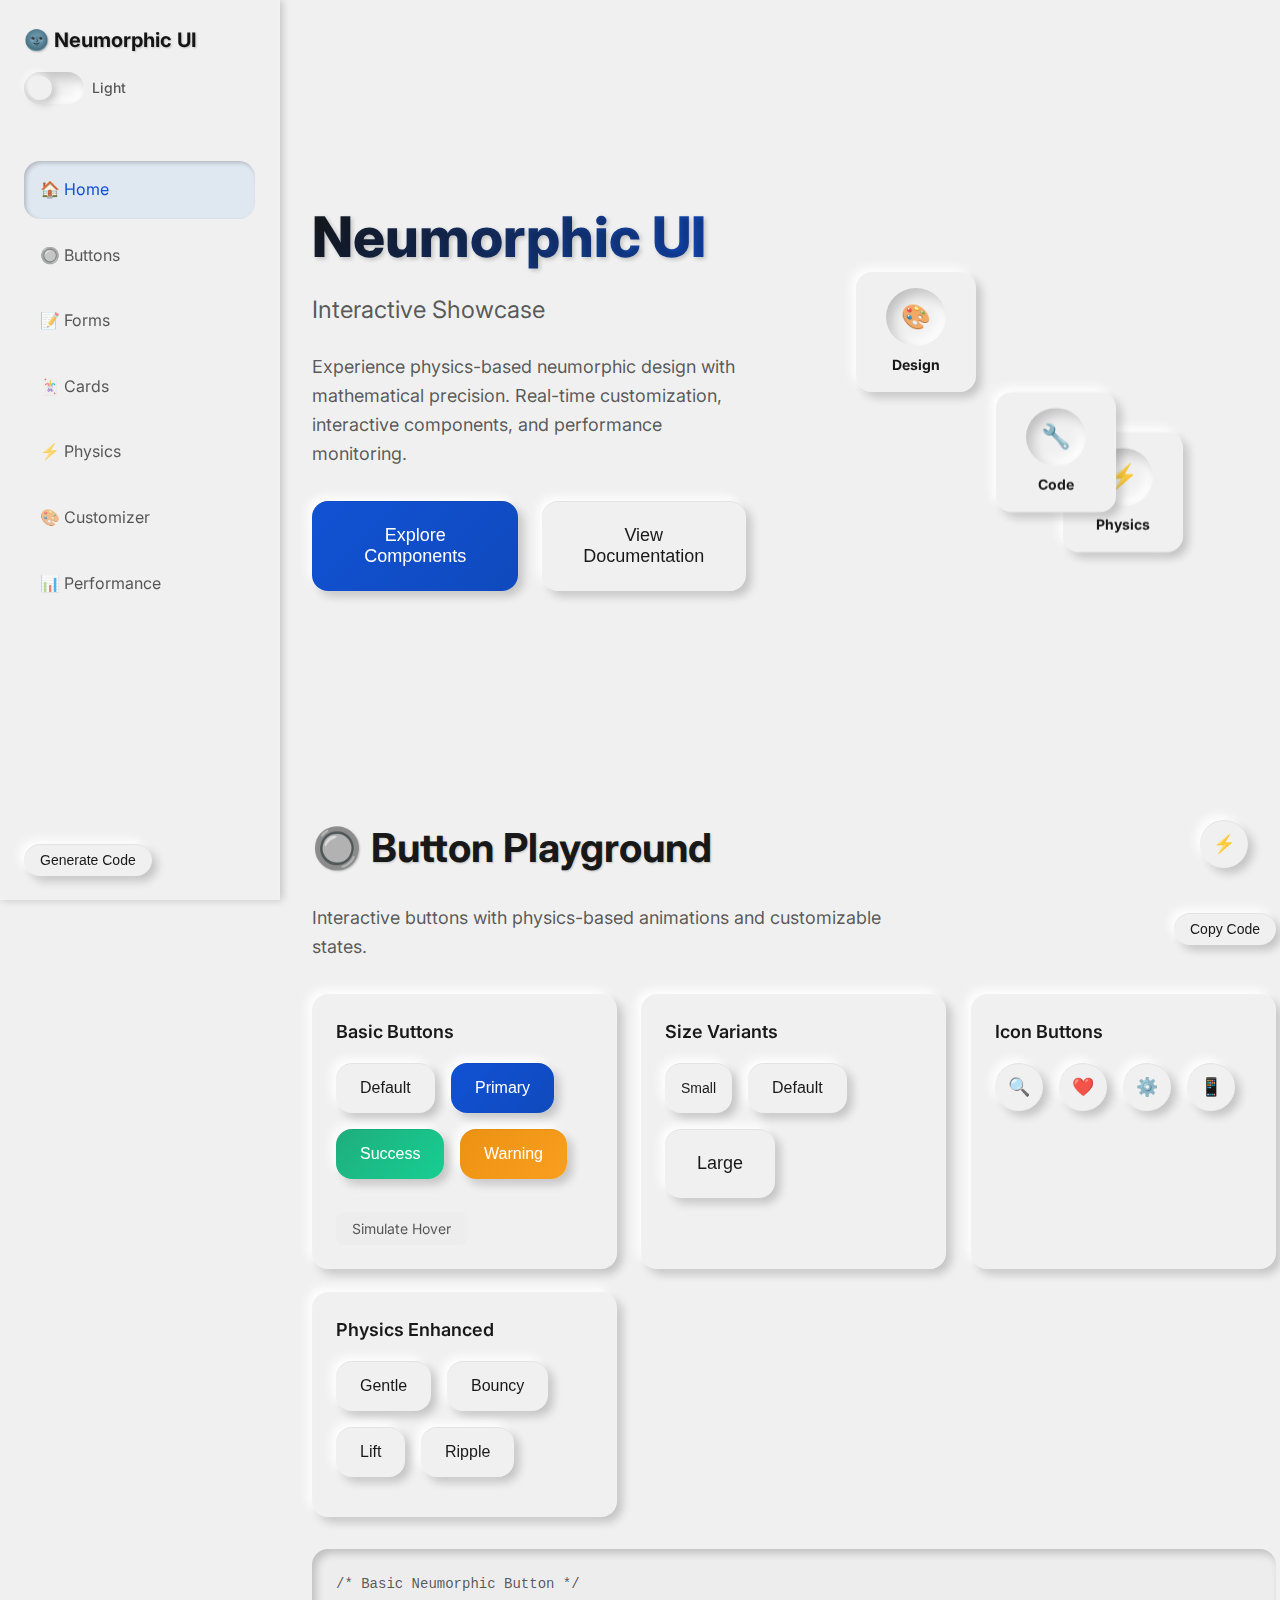
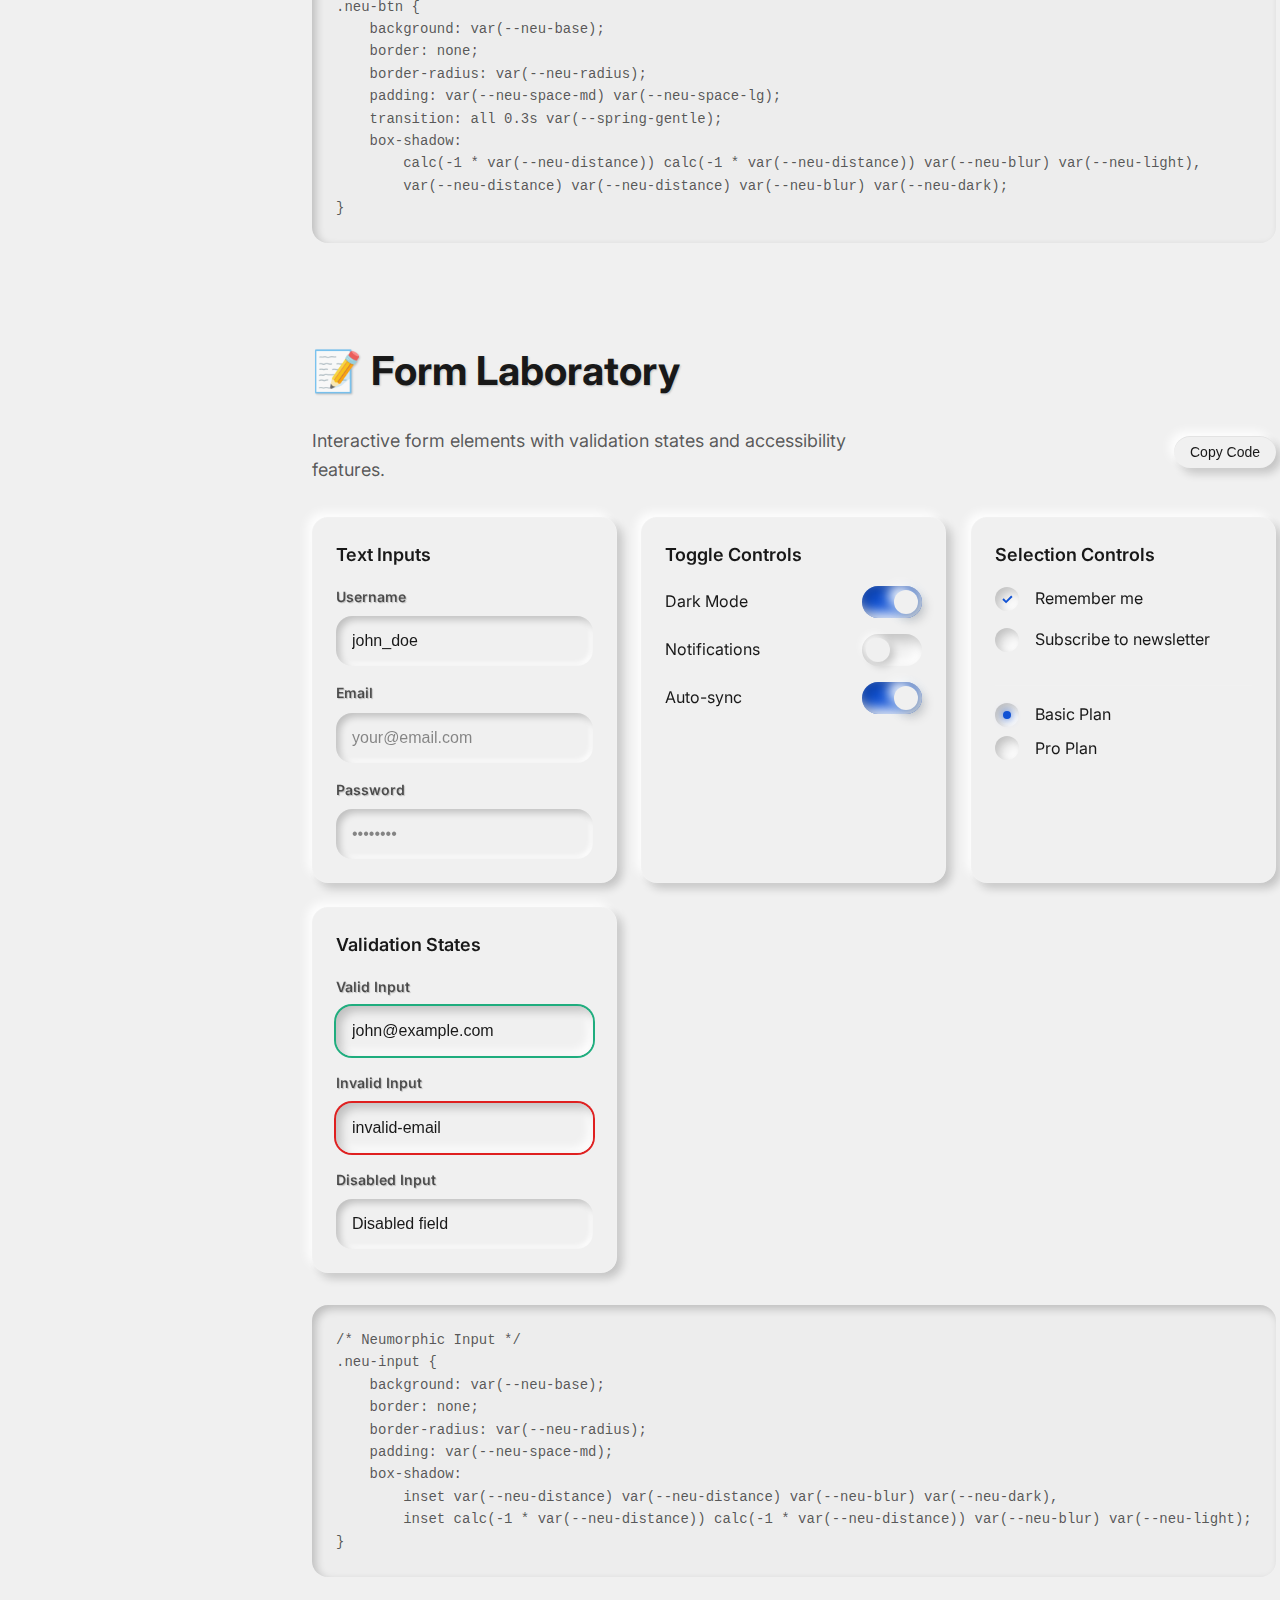
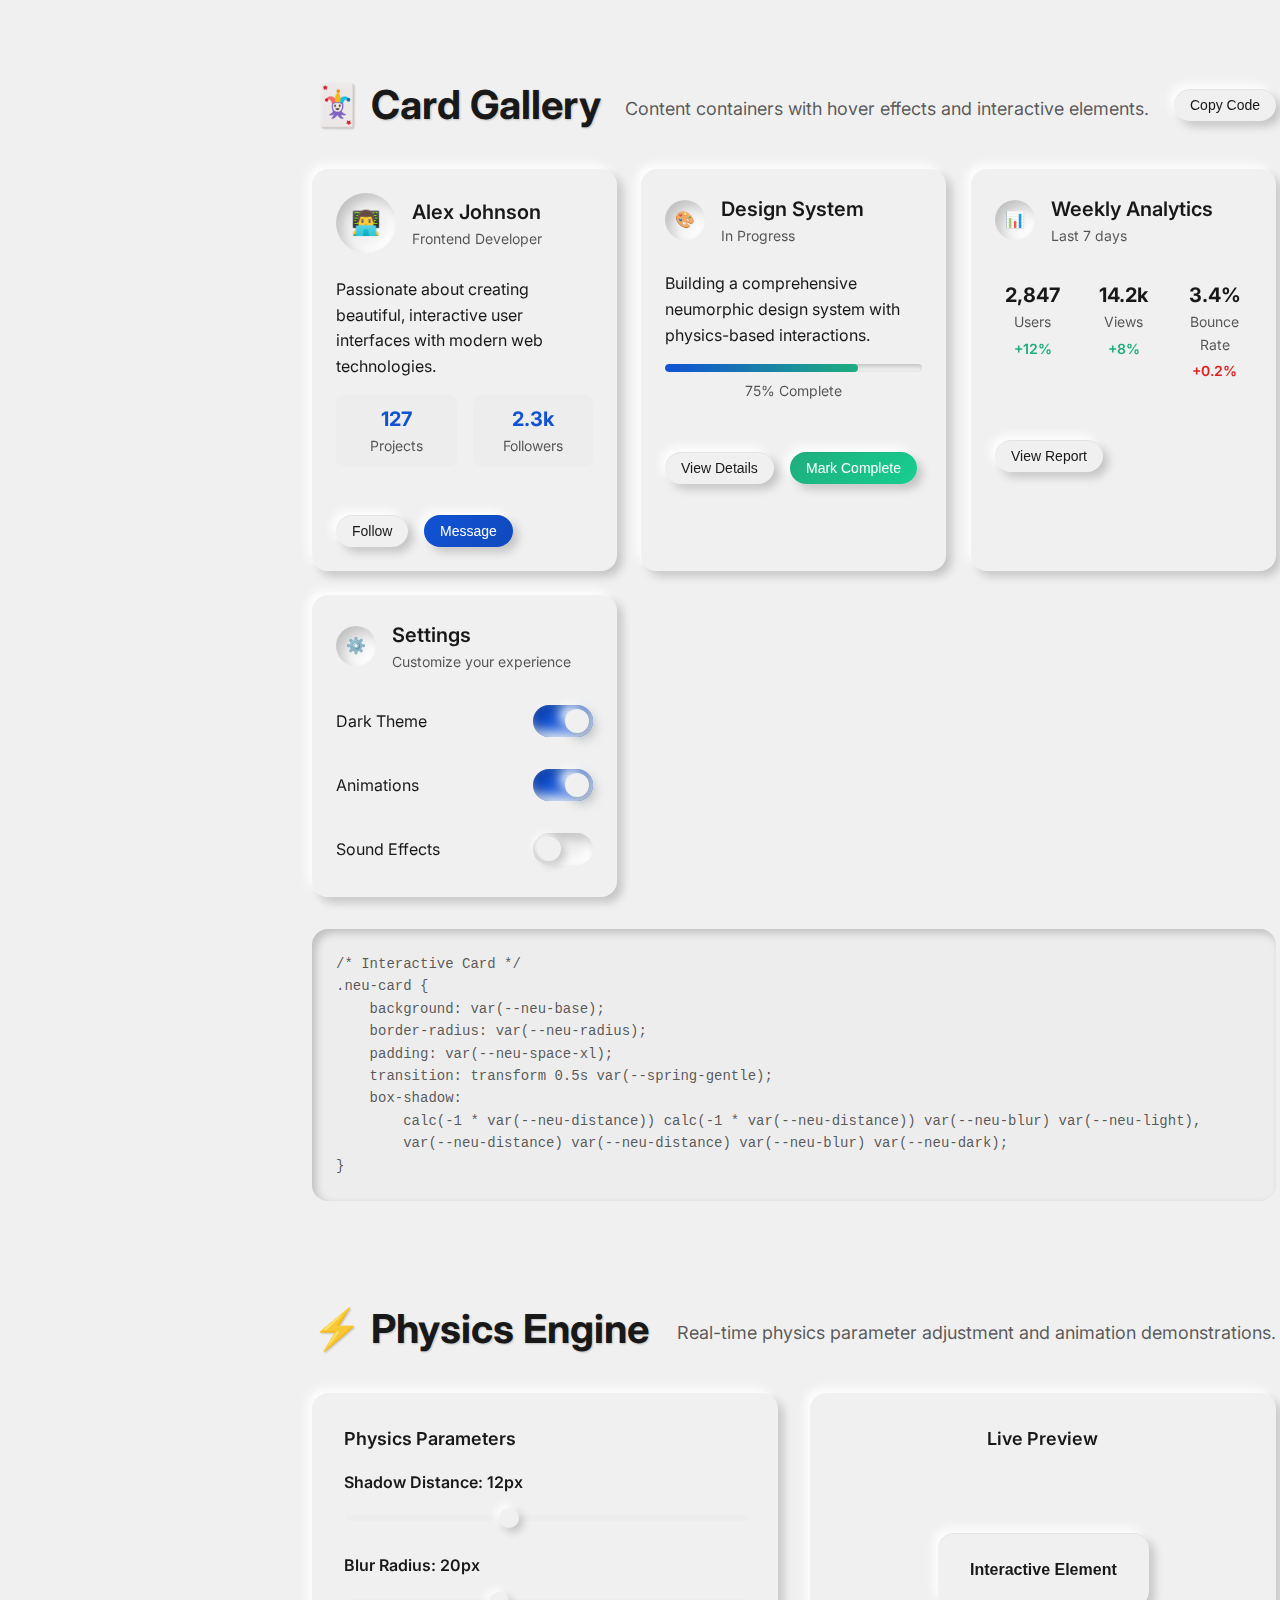
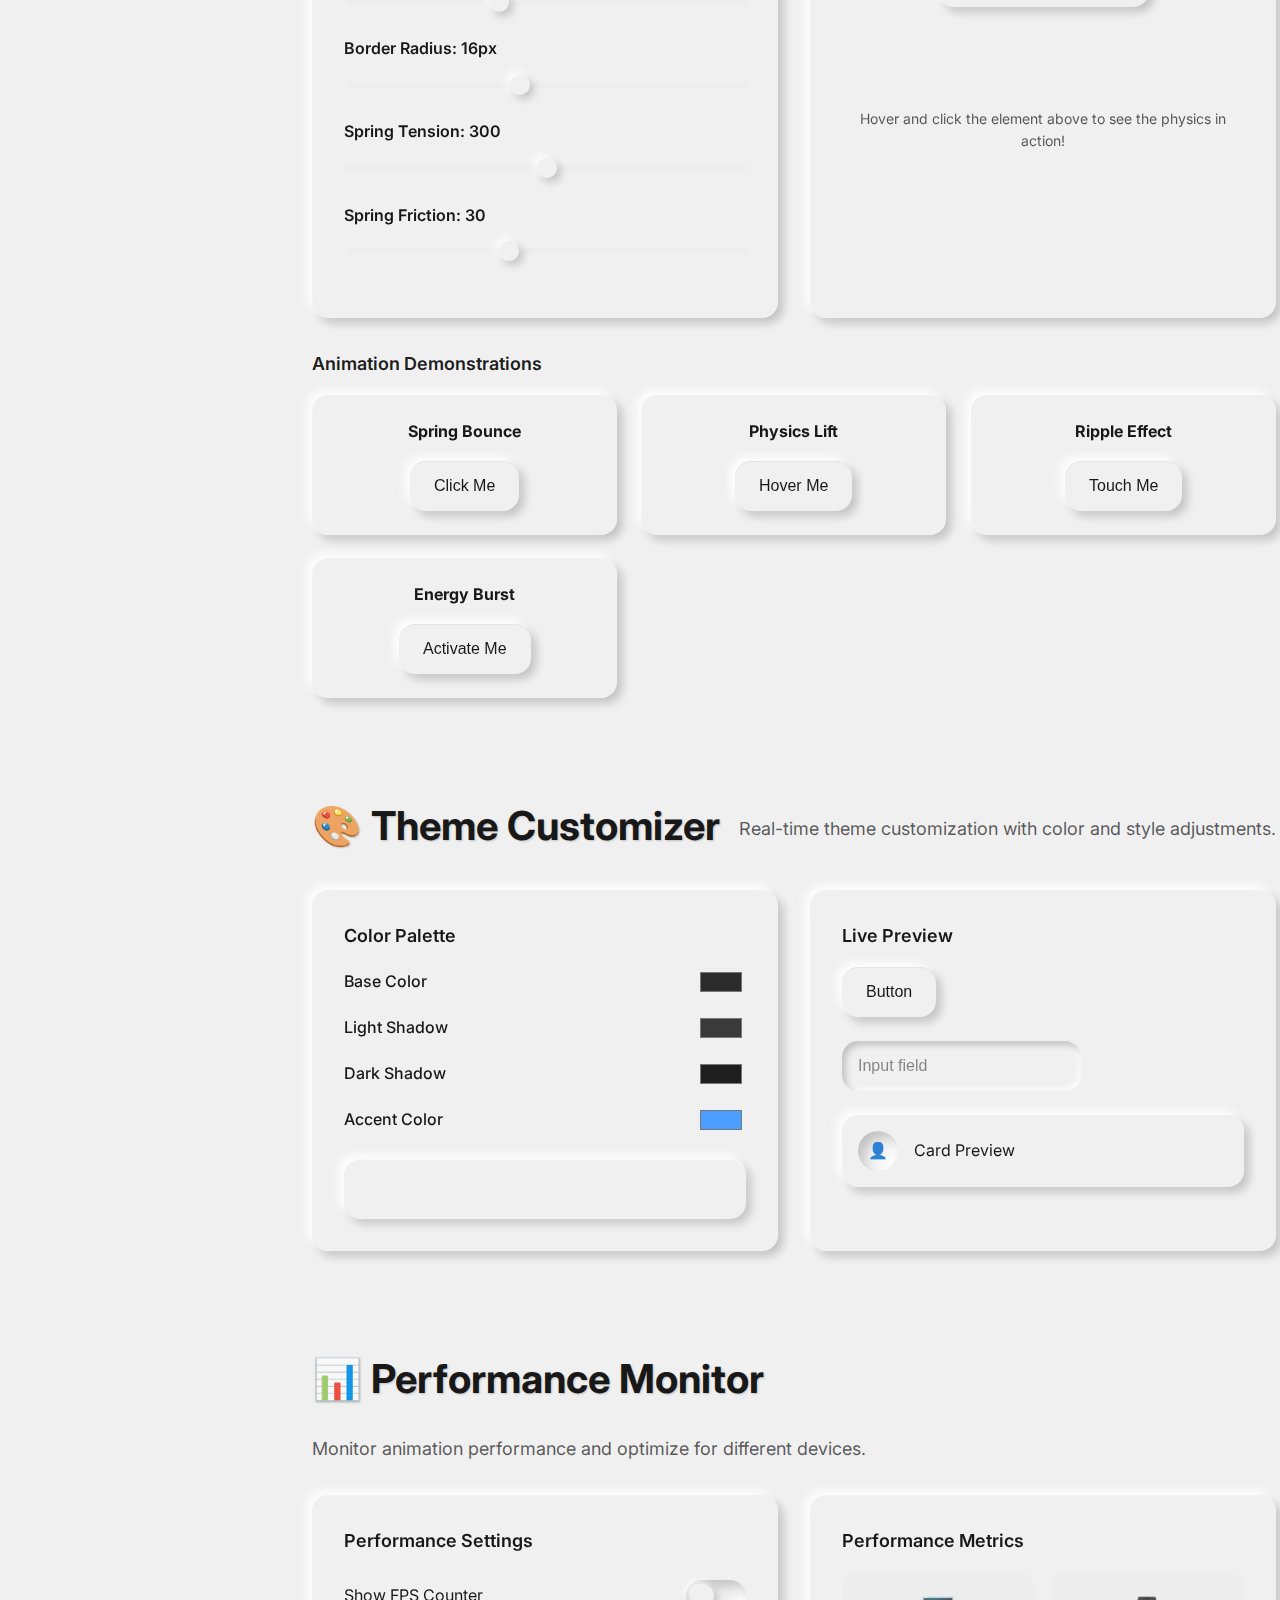
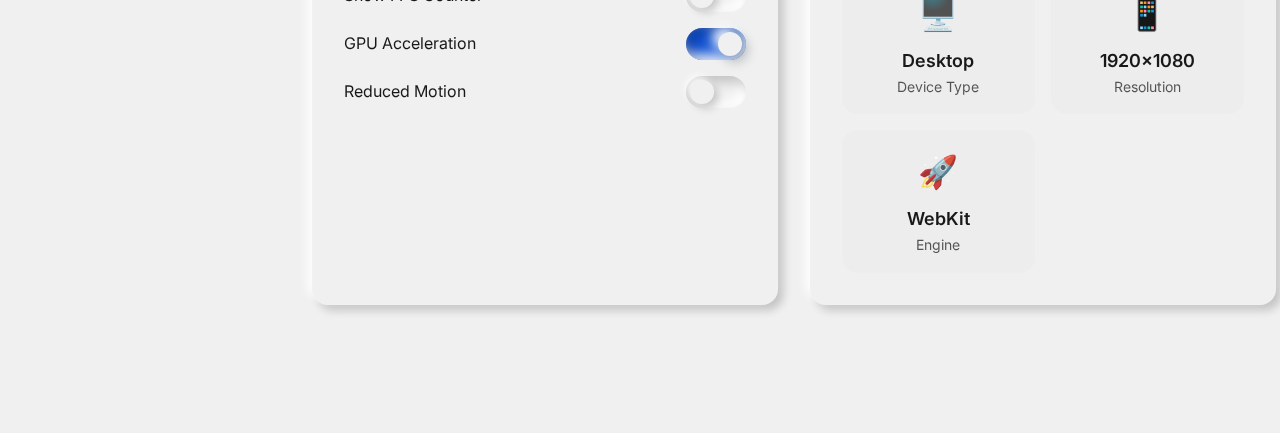
<file: UI_Design/neumorphic-ui/examples/interactive/index.html>
<!DOCTYPE html>
<html lang="en">
<head>
    <meta charset="UTF-8">
    <meta name="viewport" content="width=device-width, initial-scale=1.0">
    <title>Neumorphic UI - Interactive Showcase</title>
    <link rel="stylesheet" href="../../neumorphic-ui.css">
    <link rel="stylesheet" href="./showcase-styles.css">
    <link rel="preconnect" href="https://fonts.googleapis.com">
    <link rel="preconnect" href="https://fonts.gstatic.com" crossorigin>
    <link href="https://fonts.googleapis.com/css2?family=Inter:wght@300;400;500;600;700&display=swap" rel="stylesheet">
</head>
<body>
    <!-- Performance Monitor -->
    <div id="fpsDisplay" class="fps-counter" style="display: none;">60 FPS</div>

    <!-- Navigation Sidebar -->
    <nav class="sidebar">
        <div class="sidebar-header">
            <h2 class="sidebar-title">🌚 Neumorphic UI</h2>
            <div class="theme-switch">
                <input type="checkbox" id="themeToggle" class="neu-toggle-input">
                <label for="themeToggle" class="neu-toggle-label"></label>
                <span class="theme-label">Light</span>
            </div>
        </div>

        <ul class="nav-menu">
            <li><a href="#hero" class="nav-link active">🏠 Home</a></li>
            <li><a href="#buttons" class="nav-link">🔘 Buttons</a></li>
            <li><a href="#forms" class="nav-link">📝 Forms</a></li>
            <li><a href="#cards" class="nav-link">🃏 Cards</a></li>
            <li><a href="#physics" class="nav-link">⚡ Physics</a></li>
            <li><a href="#customizer" class="nav-link">🎨 Customizer</a></li>
            <li><a href="#performance" class="nav-link">📊 Performance</a></li>
        </ul>

        <div class="sidebar-footer">
            <button class="neu-btn neu-btn--small" id="generateCode">Generate Code</button>
        </div>
    </nav>

    <!-- Main Content -->
    <main class="main-content">
        <!-- Hero Section -->
        <section id="hero" class="hero-section">
            <div class="hero-content">
                <h1 class="hero-title">
                    <span class="title-main">Neumorphic UI</span>
                    <span class="title-sub">Interactive Showcase</span>
                </h1>
                <p class="hero-description">
                    Experience physics-based neumorphic design with mathematical precision.
                    Real-time customization, interactive components, and performance monitoring.
                </p>
                <div class="hero-actions">
                    <button class="neu-btn neu-btn--large neu-btn--primary demo-btn physics-lift">
                        Explore Components
                    </button>
                    <button class="neu-btn neu-btn--large demo-btn spring-bounce">
                        View Documentation
                    </button>
                </div>
            </div>

            <div class="hero-visual">
                <div class="floating-elements">
                    <div class="float-card neu-card physics-float">
                        <div class="neu-avatar">🎨</div>
                        <h4>Design</h4>
                    </div>
                    <div class="float-card neu-card physics-float" style="animation-delay: -1s;">
                        <div class="neu-avatar">⚡</div>
                        <h4>Physics</h4>
                    </div>
                    <div class="float-card neu-card physics-float" style="animation-delay: -2s;">
                        <div class="neu-avatar">🔧</div>
                        <h4>Code</h4>
                    </div>
                </div>
            </div>
        </section>

        <!-- Button Playground -->
        <section id="buttons" class="demo-section">
            <div class="section-header">
                <h2 class="section-title">🔘 Button Playground</h2>
                <p class="section-description">
                    Interactive buttons with physics-based animations and customizable states.
                </p>
                <button class="copy-code-btn neu-btn neu-btn--small">Copy Code</button>
            </div>

            <div class="demo-grid">
                <!-- Basic Buttons -->
                <div class="demo-item neu-card">
                    <h3 class="demo-title">Basic Buttons</h3>
                    <div class="button-group">
                        <button class="neu-btn demo-btn">Default</button>
                        <button class="neu-btn neu-btn--primary demo-btn">Primary</button>
                        <button class="neu-btn neu-btn--success demo-btn">Success</button>
                        <button class="neu-btn neu-btn--warning demo-btn">Warning</button>
                    </div>
                    <div class="demo-controls">
                        <button class="control-btn" onclick="stateSimulator.simulateState(this.parentElement.previousElementSibling.children[0], 'hover')">
                            Simulate Hover
                        </button>
                    </div>
                </div>

                <!-- Size Variants -->
                <div class="demo-item neu-card">
                    <h3 class="demo-title">Size Variants</h3>
                    <div class="button-group">
                        <button class="neu-btn neu-btn--small demo-btn">Small</button>
                        <button class="neu-btn demo-btn">Default</button>
                        <button class="neu-btn neu-btn--large demo-btn">Large</button>
                    </div>
                </div>

                <!-- Icon Buttons -->
                <div class="demo-item neu-card">
                    <h3 class="demo-title">Icon Buttons</h3>
                    <div class="button-group">
                        <button class="neu-btn neu-btn--icon demo-btn">🔍</button>
                        <button class="neu-btn neu-btn--icon demo-btn">❤️</button>
                        <button class="neu-btn neu-btn--icon demo-btn">⚙️</button>
                        <button class="neu-btn neu-btn--icon demo-btn">📱</button>
                    </div>
                </div>

                <!-- Physics Buttons -->
                <div class="demo-item neu-card">
                    <h3 class="demo-title">Physics Enhanced</h3>
                    <div class="button-group">
                        <button class="neu-btn demo-btn spring-gentle">Gentle</button>
                        <button class="neu-btn demo-btn spring-bounce">Bouncy</button>
                        <button class="neu-btn demo-btn physics-lift">Lift</button>
                        <button class="neu-btn demo-btn physics-ripple">Ripple</button>
                    </div>
                </div>
            </div>

            <div class="code-snippet">/* Basic Neumorphic Button */
.neu-btn {
    background: var(--neu-base);
    border: none;
    border-radius: var(--neu-radius);
    padding: var(--neu-space-md) var(--neu-space-lg);
    transition: all 0.3s var(--spring-gentle);
    box-shadow:
        calc(-1 * var(--neu-distance)) calc(-1 * var(--neu-distance)) var(--neu-blur) var(--neu-light),
        var(--neu-distance) var(--neu-distance) var(--neu-blur) var(--neu-dark);
}</div>
        </section>

        <!-- Form Laboratory -->
        <section id="forms" class="demo-section">
            <div class="section-header">
                <h2 class="section-title">📝 Form Laboratory</h2>
                <p class="section-description">
                    Interactive form elements with validation states and accessibility features.
                </p>
                <button class="copy-code-btn neu-btn neu-btn--small">Copy Code</button>
            </div>

            <div class="demo-grid">
                <!-- Text Inputs -->
                <div class="demo-item neu-card">
                    <h3 class="demo-title">Text Inputs</h3>
                    <div class="form-demo">
                        <div class="neu-input-wrapper">
                            <label class="neu-label">Username</label>
                            <input type="text" class="neu-input" placeholder="Enter username" value="john_doe">
                        </div>
                        <div class="neu-input-wrapper">
                            <label class="neu-label">Email</label>
                            <input type="email" class="neu-input" placeholder="your@email.com">
                        </div>
                        <div class="neu-input-wrapper">
                            <label class="neu-label">Password</label>
                            <input type="password" class="neu-input" placeholder="••••••••">
                        </div>
                    </div>
                </div>

                <!-- Toggle Controls -->
                <div class="demo-item neu-card">
                    <h3 class="demo-title">Toggle Controls</h3>
                    <div class="form-demo">
                        <div class="neu-toggle-wrapper">
                            <span class="text-primary">Dark Mode</span>
                            <div class="neu-toggle">
                                <input type="checkbox" id="demo-toggle1" class="neu-toggle-input" checked>
                                <label for="demo-toggle1" class="neu-toggle-label"></label>
                            </div>
                        </div>
                        <div class="neu-toggle-wrapper">
                            <span class="text-primary">Notifications</span>
                            <div class="neu-toggle">
                                <input type="checkbox" id="demo-toggle2" class="neu-toggle-input">
                                <label for="demo-toggle2" class="neu-toggle-label"></label>
                            </div>
                        </div>
                        <div class="neu-toggle-wrapper">
                            <span class="text-primary">Auto-sync</span>
                            <div class="neu-toggle">
                                <input type="checkbox" id="demo-toggle3" class="neu-toggle-input" checked>
                                <label for="demo-toggle3" class="neu-toggle-label"></label>
                            </div>
                        </div>
                    </div>
                </div>

                <!-- Checkboxes and Radios -->
                <div class="demo-item neu-card">
                    <h3 class="demo-title">Selection Controls</h3>
                    <div class="form-demo">
                        <div class="neu-checkbox-wrapper">
                            <div class="neu-checkbox">
                                <input type="checkbox" id="demo-check1" class="neu-checkbox-input" checked>
                                <label for="demo-check1" class="neu-checkbox-label"></label>
                            </div>
                            <span class="text-primary">Remember me</span>
                        </div>
                        <div class="neu-checkbox-wrapper">
                            <div class="neu-checkbox">
                                <input type="checkbox" id="demo-check2" class="neu-checkbox-input">
                                <label for="demo-check2" class="neu-checkbox-label"></label>
                            </div>
                            <span class="text-primary">Subscribe to newsletter</span>
                        </div>

                        <div class="radio-group">
                            <div class="neu-radio-wrapper">
                                <div class="neu-radio">
                                    <input type="radio" id="demo-radio1" name="plan" class="neu-radio-input" checked>
                                    <label for="demo-radio1" class="neu-radio-label"></label>
                                </div>
                                <span class="text-primary">Basic Plan</span>
                            </div>
                            <div class="neu-radio-wrapper">
                                <div class="neu-radio">
                                    <input type="radio" id="demo-radio2" name="plan" class="neu-radio-input">
                                    <label for="demo-radio2" class="neu-radio-label"></label>
                                </div>
                                <span class="text-primary">Pro Plan</span>
                            </div>
                        </div>
                    </div>
                </div>

                <!-- Form Validation -->
                <div class="demo-item neu-card">
                    <h3 class="demo-title">Validation States</h3>
                    <div class="form-demo">
                        <div class="neu-input-wrapper">
                            <label class="neu-label">Valid Input</label>
                            <input type="text" class="neu-input valid" value="john@example.com">
                        </div>
                        <div class="neu-input-wrapper">
                            <label class="neu-label">Invalid Input</label>
                            <input type="email" class="neu-input invalid" value="invalid-email">
                        </div>
                        <div class="neu-input-wrapper">
                            <label class="neu-label">Disabled Input</label>
                            <input type="text" class="neu-input" disabled value="Disabled field">
                        </div>
                    </div>
                </div>
            </div>

            <div class="code-snippet">/* Neumorphic Input */
.neu-input {
    background: var(--neu-base);
    border: none;
    border-radius: var(--neu-radius);
    padding: var(--neu-space-md);
    box-shadow:
        inset var(--neu-distance) var(--neu-distance) var(--neu-blur) var(--neu-dark),
        inset calc(-1 * var(--neu-distance)) calc(-1 * var(--neu-distance)) var(--neu-blur) var(--neu-light);
}</div>
        </section>

        <!-- Card Gallery -->
        <section id="cards" class="demo-section">
            <div class="section-header">
                <h2 class="section-title">🃏 Card Gallery</h2>
                <p class="section-description">
                    Content containers with hover effects and interactive elements.
                </p>
                <button class="copy-code-btn neu-btn neu-btn--small">Copy Code</button>
            </div>

            <div class="demo-grid">
                <!-- Profile Cards -->
                <div class="demo-item neu-card interactive-card">
                    <div class="neu-card-header">
                        <div class="neu-avatar">👨‍💻</div>
                        <div>
                            <h3 class="neu-card-title">Alex Johnson</h3>
                            <p class="neu-card-subtitle">Frontend Developer</p>
                        </div>
                    </div>
                    <div class="neu-card-body">
                        <p>Passionate about creating beautiful, interactive user interfaces with modern web technologies.</p>
                        <div class="stats-grid">
                            <div class="stat-item">
                                <div class="stat-value">127</div>
                                <div class="stat-label">Projects</div>
                            </div>
                            <div class="stat-item">
                                <div class="stat-value">2.3k</div>
                                <div class="stat-label">Followers</div>
                            </div>
                        </div>
                    </div>
                    <div class="neu-card-actions">
                        <button class="neu-btn neu-btn--small">Follow</button>
                        <button class="neu-btn neu-btn--small neu-btn--primary">Message</button>
                    </div>
                </div>

                <!-- Project Card -->
                <div class="demo-item neu-card interactive-card">
                    <div class="neu-card-header">
                        <div class="neu-avatar neu-avatar--sm">🎨</div>
                        <div>
                            <h3 class="neu-card-title">Design System</h3>
                            <p class="neu-card-subtitle">In Progress</p>
                        </div>
                    </div>
                    <div class="neu-card-body">
                        <p>Building a comprehensive neumorphic design system with physics-based interactions.</p>
                        <div class="progress-bar">
                            <div class="progress-fill" style="width: 75%;"></div>
                        </div>
                        <div class="progress-text">75% Complete</div>
                    </div>
                    <div class="neu-card-actions">
                        <button class="neu-btn neu-btn--small">View Details</button>
                        <button class="neu-btn neu-btn--small neu-btn--success">Mark Complete</button>
                    </div>
                </div>

                <!-- Analytics Card -->
                <div class="demo-item neu-card interactive-card">
                    <div class="neu-card-header">
                        <div class="neu-avatar neu-avatar--sm">📊</div>
                        <div>
                            <h3 class="neu-card-title">Weekly Analytics</h3>
                            <p class="neu-card-subtitle">Last 7 days</p>
                        </div>
                    </div>
                    <div class="neu-card-body">
                        <div class="analytics-grid">
                            <div class="metric">
                                <div class="metric-value">2,847</div>
                                <div class="metric-label">Users</div>
                                <div class="metric-change positive">+12%</div>
                            </div>
                            <div class="metric">
                                <div class="metric-value">14.2k</div>
                                <div class="metric-label">Views</div>
                                <div class="metric-change positive">+8%</div>
                            </div>
                            <div class="metric">
                                <div class="metric-value">3.4%</div>
                                <div class="metric-label">Bounce Rate</div>
                                <div class="metric-change negative">+0.2%</div>
                            </div>
                        </div>
                    </div>
                    <div class="neu-card-actions">
                        <button class="neu-btn neu-btn--small">View Report</button>
                    </div>
                </div>

                <!-- Settings Card -->
                <div class="demo-item neu-card interactive-card">
                    <div class="neu-card-header">
                        <div class="neu-avatar neu-avatar--sm">⚙️</div>
                        <div>
                            <h3 class="neu-card-title">Settings</h3>
                            <p class="neu-card-subtitle">Customize your experience</p>
                        </div>
                    </div>
                    <div class="neu-card-body">
                        <div class="settings-list">
                            <div class="setting-item">
                                <span>Dark Theme</span>
                                <div class="neu-toggle">
                                    <input type="checkbox" id="setting-toggle1" class="neu-toggle-input" checked>
                                    <label for="setting-toggle1" class="neu-toggle-label"></label>
                                </div>
                            </div>
                            <div class="setting-item">
                                <span>Animations</span>
                                <div class="neu-toggle">
                                    <input type="checkbox" id="setting-toggle2" class="neu-toggle-input" checked>
                                    <label for="setting-toggle2" class="neu-toggle-label"></label>
                                </div>
                            </div>
                            <div class="setting-item">
                                <span>Sound Effects</span>
                                <div class="neu-toggle">
                                    <input type="checkbox" id="setting-toggle3" class="neu-toggle-input">
                                    <label for="setting-toggle3" class="neu-toggle-label"></label>
                                </div>
                            </div>
                        </div>
                    </div>
                </div>
            </div>

            <div class="code-snippet">/* Interactive Card */
.neu-card {
    background: var(--neu-base);
    border-radius: var(--neu-radius);
    padding: var(--neu-space-xl);
    transition: transform 0.5s var(--spring-gentle);
    box-shadow:
        calc(-1 * var(--neu-distance)) calc(-1 * var(--neu-distance)) var(--neu-blur) var(--neu-light),
        var(--neu-distance) var(--neu-distance) var(--neu-blur) var(--neu-dark);
}</div>
        </section>

        <!-- Physics Engine -->
        <section id="physics" class="demo-section">
            <div class="section-header">
                <h2 class="section-title">⚡ Physics Engine</h2>
                <p class="section-description">
                    Real-time physics parameter adjustment and animation demonstrations.
                </p>
            </div>

            <div class="physics-demo">
                <div class="physics-controls neu-card">
                    <h3 class="demo-title">Physics Parameters</h3>

                    <div class="control-group">
                        <label>Shadow Distance: <span id="distanceValue">12px</span></label>
                        <input type="range" id="distanceSlider" min="4" max="24" value="12" class="neu-slider">
                    </div>

                    <div class="control-group">
                        <label>Blur Radius: <span id="blurValue">20px</span></label>
                        <input type="range" id="blurSlider" min="8" max="40" value="20" class="neu-slider">
                    </div>

                    <div class="control-group">
                        <label>Border Radius: <span id="radiusValue">16px</span></label>
                        <input type="range" id="radiusSlider" min="4" max="32" value="16" class="neu-slider">
                    </div>

                    <div class="control-group">
                        <label>Spring Tension: <span id="tensionValue">300</span></label>
                        <input type="range" id="tensionSlider" min="100" max="500" value="300" class="neu-slider">
                    </div>

                    <div class="control-group">
                        <label>Spring Friction: <span id="frictionValue">30</span></label>
                        <input type="range" id="frictionSlider" min="10" max="60" value="30" class="neu-slider">
                    </div>
                </div>

                <div class="physics-preview neu-card">
                    <h3 class="demo-title">Live Preview</h3>
                    <div class="preview-area">
                        <div id="physicsPreview" class="preview-element neu-btn demo-btn">
                            Interactive Element
                        </div>
                    </div>
                    <div class="physics-info">
                        <p>Hover and click the element above to see the physics in action!</p>
                    </div>
                </div>
            </div>

            <div class="animation-demos">
                <h3 class="demo-title">Animation Demonstrations</h3>
                <div class="demo-grid">
                    <div class="animation-item neu-card">
                        <h4>Spring Bounce</h4>
                        <button class="neu-btn demo-btn spring-bounce">Click Me</button>
                    </div>
                    <div class="animation-item neu-card">
                        <h4>Physics Lift</h4>
                        <button class="neu-btn demo-btn physics-lift">Hover Me</button>
                    </div>
                    <div class="animation-item neu-card">
                        <h4>Ripple Effect</h4>
                        <button class="neu-btn demo-btn physics-ripple">Touch Me</button>
                    </div>
                    <div class="animation-item neu-card">
                        <h4>Energy Burst</h4>
                        <button class="neu-btn demo-btn physics-burst">Activate Me</button>
                    </div>
                </div>
            </div>
        </section>

        <!-- Theme Customizer -->
        <section id="customizer" class="demo-section">
            <div class="section-header">
                <h2 class="section-title">🎨 Theme Customizer</h2>
                <p class="section-description">
                    Real-time theme customization with color and style adjustments.
                </p>
            </div>

            <div class="customizer-grid">
                <div class="color-controls neu-card">
                    <h3 class="demo-title">Color Palette</h3>

                    <div class="color-input-group">
                        <label>Base Color</label>
                        <input type="color" id="baseColor" value="#2c2c2c">
                    </div>

                    <div class="color-input-group">
                        <label>Light Shadow</label>
                        <input type="color" id="lightColor" value="#3a3a3a">
                    </div>

                    <div class="color-input-group">
                        <label>Dark Shadow</label>
                        <input type="color" id="darkColor" value="#1e1e1e">
                    </div>

                    <div class="color-input-group">
                        <label>Accent Color</label>
                        <input type="color" id="accentColor" value="#4a9eff">
                    </div>

                    <div id="colorPreview" class="color-preview"></div>
                </div>

                <div class="theme-preview neu-card">
                    <h3 class="demo-title">Live Preview</h3>
                    <div class="preview-components">
                        <button class="neu-btn demo-btn">Button</button>
                        <div class="neu-input-wrapper">
                            <input type="text" class="neu-input" placeholder="Input field">
                        </div>
                        <div class="mini-card neu-card neu-card--compact">
                            <div class="neu-avatar neu-avatar--sm">👤</div>
                            <span>Card Preview</span>
                        </div>
                    </div>
                </div>
            </div>
        </section>

        <!-- Performance Monitor -->
        <section id="performance" class="demo-section">
            <div class="section-header">
                <h2 class="section-title">📊 Performance Monitor</h2>
                <p class="section-description">
                    Monitor animation performance and optimize for different devices.
                </p>
            </div>

            <div class="performance-grid">
                <div class="performance-controls neu-card">
                    <h3 class="demo-title">Performance Settings</h3>

                    <div class="setting-item">
                        <span>Show FPS Counter</span>
                        <div class="neu-toggle">
                            <input type="checkbox" id="fpsCounter" class="neu-toggle-input">
                            <label for="fpsCounter" class="neu-toggle-label"></label>
                        </div>
                    </div>

                    <div class="setting-item">
                        <span>GPU Acceleration</span>
                        <div class="neu-toggle">
                            <input type="checkbox" id="gpuAcceleration" class="neu-toggle-input" checked>
                            <label for="gpuAcceleration" class="neu-toggle-label"></label>
                        </div>
                    </div>

                    <div class="setting-item">
                        <span>Reduced Motion</span>
                        <div class="neu-toggle">
                            <input type="checkbox" id="reducedMotion" class="neu-toggle-input">
                            <label for="reducedMotion" class="neu-toggle-label"></label>
                        </div>
                    </div>
                </div>

                <div class="performance-stats neu-card">
                    <h3 class="demo-title">Performance Metrics</h3>
                    <div class="stats-grid">
                        <div class="stat-card">
                            <div class="stat-icon">🖥️</div>
                            <div class="stat-value" id="deviceType">Desktop</div>
                            <div class="stat-label">Device Type</div>
                        </div>
                        <div class="stat-card">
                            <div class="stat-icon">📱</div>
                            <div class="stat-value" id="screenSize">1920x1080</div>
                            <div class="stat-label">Resolution</div>
                        </div>
                        <div class="stat-card">
                            <div class="stat-icon">🚀</div>
                            <div class="stat-value" id="browserEngine">WebKit</div>
                            <div class="stat-label">Engine</div>
                        </div>
                    </div>
                </div>
            </div>
        </section>
    </main>

    <!-- Code Modal -->
    <div id="codeModal" class="modal" style="display: none;">
        <div class="modal-content neu-card">
            <div class="modal-header">
                <h3>Generated Code</h3>
                <button class="modal-close" onclick="document.getElementById('codeModal').style.display='none'">×</button>
            </div>
            <div class="modal-body">
                <pre id="modalCode" class="code-display"></pre>
            </div>
            <div class="modal-footer">
                <button class="neu-btn neu-btn--small" onclick="showcase.copyToClipboard(document.getElementById('modalCode').textContent)">
                    Copy to Clipboard
                </button>
            </div>
        </div>
    </div>

    <!-- Floating Action Button -->
    <button class="neu-btn neu-btn--icon neu-floating-btn physics-float" title="Quick Actions">
        ⚡
    </button>

    <script src="./showcase.js"></script>
</body>
</html>
</file>
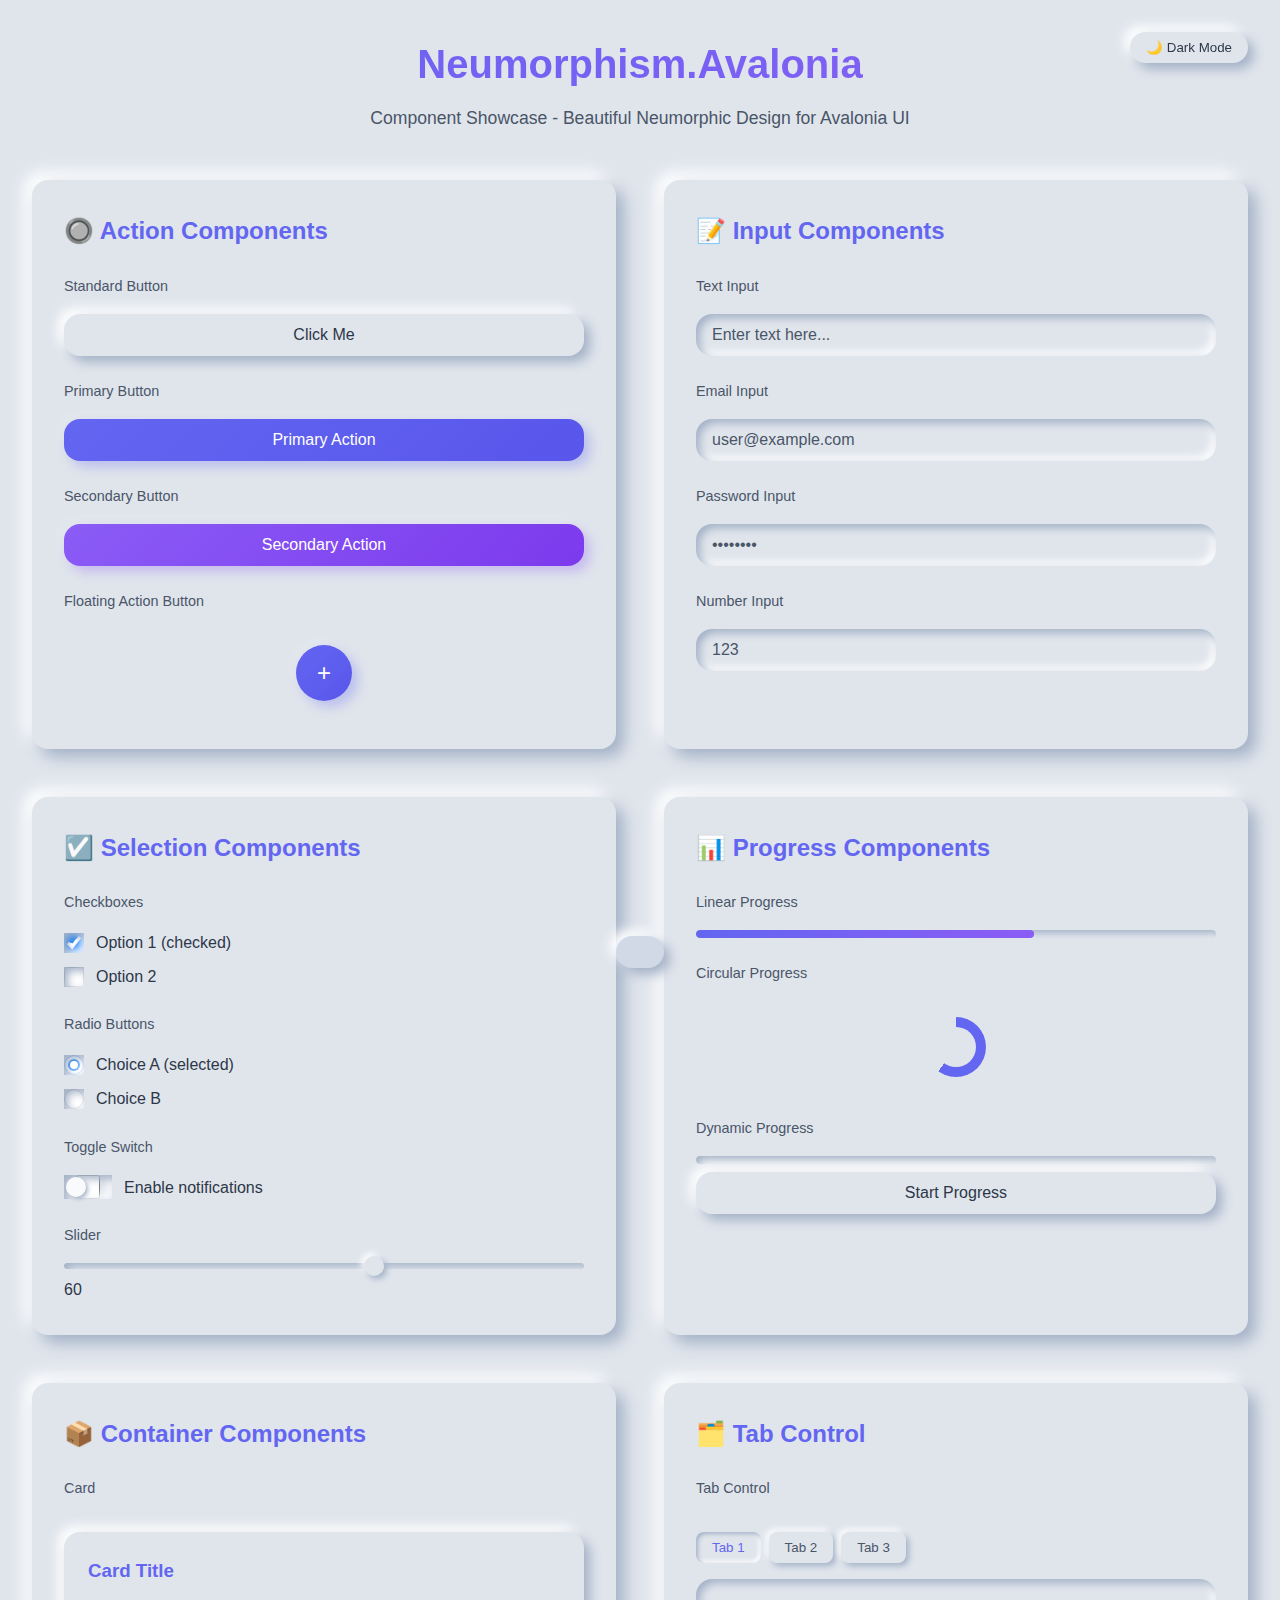
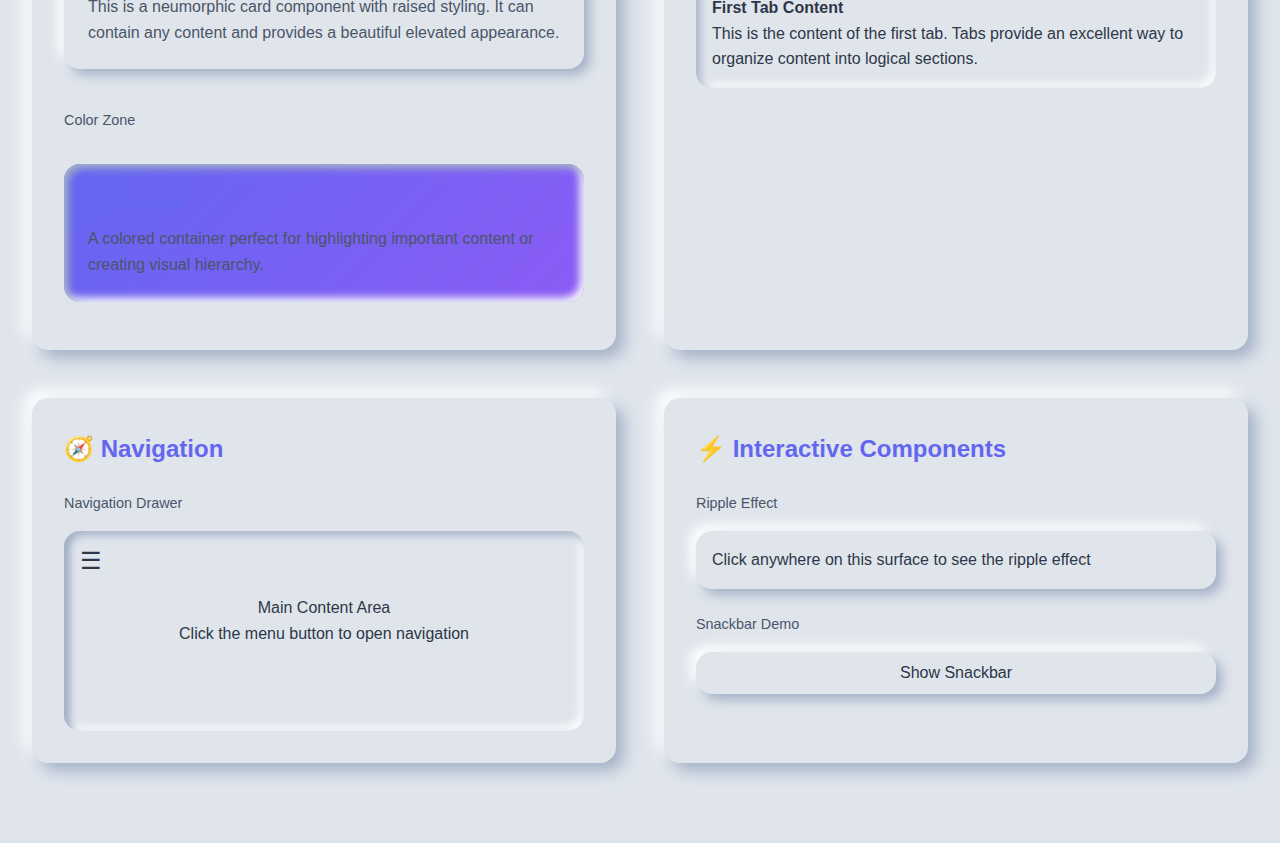
<file: Neumorphism.Avalonia-main/neumorphism-showcase.html>
<!DOCTYPE html>
<html lang="en">
<head>
    <meta charset="UTF-8">
    <meta name="viewport" content="width=device-width, initial-scale=1.0">
    <title>Neumorphism.Avalonia Component Showcase</title>
    <style>
        * {
            margin: 0;
            padding: 0;
            box-sizing: border-box;
        }

        :root {
            --primary-color: #6366f1;
            --secondary-color: #8b5cf6;
            --background: #e0e5ec;
            --surface: #e0e5ec;
            --surface-dark: #d1d9e6;
            --surface-light: #f9fafc;
            --text-primary: #2d3748;
            --text-secondary: #4a5568;
            --shadow-dark: #a3b1c6;
            --shadow-light: #ffffff;
            --border-radius: 16px;
            --transition: all 0.2s ease;
        }

        [data-theme="dark"] {
            --background: #2d3436;
            --surface: #2d3436;
            --surface-dark: #242729;
            --surface-light: #36393c;
            --text-primary: #dfe6e9;
            --text-secondary: #b2bec3;
            --shadow-dark: #1e2124;
            --shadow-light: #3a3d40;
        }

        body {
            font-family: 'SF Pro Text', -apple-system, BlinkMacSystemFont, 'Segoe UI', Roboto, sans-serif;
            background: var(--background);
            color: var(--text-primary);
            line-height: 1.6;
            padding: 2rem;
            min-height: 100vh;
        }

        .container {
            max-width: 1400px;
            margin: 0 auto;
        }

        .header {
            text-align: center;
            margin-bottom: 3rem;
        }

        .header h1 {
            font-size: 2.5rem;
            font-weight: 600;
            margin-bottom: 0.5rem;
            background: linear-gradient(135deg, var(--primary-color), var(--secondary-color));
            -webkit-background-clip: text;
            -webkit-text-fill-color: transparent;
            background-clip: text;
        }

        .header p {
            color: var(--text-secondary);
            font-size: 1.1rem;
        }

        .theme-toggle {
            position: fixed;
            top: 2rem;
            right: 2rem;
            padding: 0.5rem 1rem;
            background: var(--surface);
            border: none;
            border-radius: var(--border-radius);
            color: var(--text-primary);
            cursor: pointer;
            box-shadow:
                6px 6px 12px var(--shadow-dark),
                -6px -6px 12px var(--shadow-light);
            transition: var(--transition);
            z-index: 1000;
        }

        .theme-toggle:hover {
            transform: translateY(-2px);
        }

        .theme-toggle:active {
            box-shadow:
                inset 3px 3px 6px var(--shadow-dark),
                inset -3px -3px 6px var(--shadow-light);
        }

        .showcase-grid {
            display: grid;
            grid-template-columns: repeat(auto-fit, minmax(400px, 1fr));
            gap: 3rem;
            margin-bottom: 3rem;
        }

        .section {
            background: var(--surface);
            border-radius: var(--border-radius);
            padding: 2rem;
            box-shadow:
                8px 8px 16px var(--shadow-dark),
                -8px -8px 16px var(--shadow-light);
        }

        .section h2 {
            font-size: 1.5rem;
            font-weight: 600;
            margin-bottom: 1.5rem;
            color: var(--primary-color);
            display: flex;
            align-items: center;
            gap: 0.5rem;
        }

        .component-group {
            display: flex;
            flex-direction: column;
            gap: 1.5rem;
        }

        .component {
            display: flex;
            flex-direction: column;
            gap: 0.5rem;
        }

        .component-label {
            font-size: 0.9rem;
            font-weight: 500;
            color: var(--text-secondary);
            margin-bottom: 0.5rem;
        }

        /* Neumorphic Base Styles */
        .neu-button, .neu-input, .neu-checkbox, .neu-radio, .neu-toggle, .neu-slider, .neu-card, .neu-progress {
            background: var(--surface);
            border: none;
            border-radius: var(--border-radius);
            transition: var(--transition);
        }

        .neu-inset {
            box-shadow:
                inset 4px 4px 8px var(--shadow-dark),
                inset -4px -4px 8px var(--shadow-light);
        }

        .neu-raised {
            box-shadow:
                6px 6px 12px var(--shadow-dark),
                -6px -6px 12px var(--shadow-light);
        }

        /* Buttons */
        .neu-button {
            padding: 0.75rem 1.5rem;
            font-size: 1rem;
            font-weight: 500;
            color: var(--text-primary);
            cursor: pointer;
            position: relative;
            overflow: hidden;
        }

        .neu-button:hover {
            transform: translateY(-1px);
        }

        .neu-button:active {
            transform: translateY(0);
            box-shadow:
                inset 3px 3px 6px var(--shadow-dark),
                inset -3px -3px 6px var(--shadow-light);
        }

        .neu-button.primary {
            background: linear-gradient(135deg, var(--primary-color), #5856eb);
            color: white;
            box-shadow:
                6px 6px 12px rgba(99, 102, 241, 0.3),
                -6px -6px 12px rgba(255, 255, 255, 0.1);
        }

        .neu-button.secondary {
            background: linear-gradient(135deg, var(--secondary-color), #7c3aed);
            color: white;
            box-shadow:
                6px 6px 12px rgba(139, 92, 246, 0.3),
                -6px -6px 12px rgba(255, 255, 255, 0.1);
        }

        .neu-floating {
            width: 56px;
            height: 56px;
            border-radius: 50%;
            display: flex;
            align-items: center;
            justify-content: center;
            font-size: 1.5rem;
            margin: 1rem auto;
        }

        /* Inputs */
        .neu-input {
            padding: 0.75rem 1rem;
            font-size: 1rem;
            color: var(--text-primary);
            background: transparent;
        }

        .neu-input:focus {
            outline: none;
            box-shadow:
                inset 4px 4px 8px var(--shadow-dark),
                inset -4px -4px 8px var(--shadow-light),
                0 0 0 2px var(--primary-color);
        }

        .neu-input::placeholder {
            color: var(--text-secondary);
        }

        /* Selection Controls */
        .selection-wrapper {
            display: flex;
            align-items: center;
            gap: 0.75rem;
            cursor: pointer;
        }

        .neu-checkbox, .neu-radio {
            width: 20px;
            height: 20px;
            position: relative;
            cursor: pointer;
            margin: 0;
        }

        .neu-checkbox {
            border-radius: 4px;
        }

        .neu-radio {
            border-radius: 50%;
        }

        .neu-checkbox:checked, .neu-radio:checked {
            background: var(--primary-color);
        }

        .neu-checkbox:checked::after {
            content: '✓';
            position: absolute;
            top: 50%;
            left: 50%;
            transform: translate(-50%, -50%);
            color: white;
            font-size: 12px;
            font-weight: bold;
        }

        .neu-radio:checked::after {
            content: '';
            position: absolute;
            top: 50%;
            left: 50%;
            transform: translate(-50%, -50%);
            width: 8px;
            height: 8px;
            background: white;
            border-radius: 50%;
        }

        /* Toggle Switch */
        .neu-toggle {
            width: 48px;
            height: 24px;
            position: relative;
            cursor: pointer;
            border-radius: 12px;
        }

        .neu-toggle::after {
            content: '';
            position: absolute;
            top: 2px;
            left: 2px;
            width: 20px;
            height: 20px;
            background: var(--surface-light);
            border-radius: 50%;
            transition: var(--transition);
            box-shadow: 2px 2px 4px var(--shadow-dark);
        }

        .neu-toggle:checked {
            background: var(--primary-color);
        }

        .neu-toggle:checked::after {
            transform: translateX(24px);
        }

        /* Slider */
        .neu-slider {
            -webkit-appearance: none;
            appearance: none;
            width: 100%;
            height: 6px;
            background: var(--surface);
            border-radius: 3px;
            outline: none;
        }

        .neu-slider::-webkit-slider-thumb {
            -webkit-appearance: none;
            appearance: none;
            width: 20px;
            height: 20px;
            background: var(--surface);
            border-radius: 50%;
            cursor: pointer;
            box-shadow:
                3px 3px 6px var(--shadow-dark),
                -3px -3px 6px var(--shadow-light);
        }

        .neu-slider::-moz-range-thumb {
            width: 20px;
            height: 20px;
            background: var(--surface);
            border-radius: 50%;
            cursor: pointer;
            border: none;
            box-shadow:
                3px 3px 6px var(--shadow-dark),
                -3px -3px 6px var(--shadow-light);
        }

        /* Cards */
        .neu-card {
            padding: 1.5rem;
            margin: 1rem 0;
        }

        .neu-card h3 {
            margin-bottom: 0.5rem;
            color: var(--primary-color);
        }

        .neu-card p {
            color: var(--text-secondary);
        }

        /* Progress */
        .neu-progress {
            width: 100%;
            height: 8px;
            border-radius: 4px;
            overflow: hidden;
            position: relative;
        }

        .progress-fill {
            height: 100%;
            background: linear-gradient(90deg, var(--primary-color), var(--secondary-color));
            border-radius: 4px;
            transition: width 0.3s ease;
        }

        .circular-progress {
            width: 60px;
            height: 60px;
            border-radius: 50%;
            background: conic-gradient(from 0deg, var(--primary-color) 0deg, var(--primary-color) 216deg, var(--surface) 216deg);
            position: relative;
            margin: 1rem auto;
        }

        .circular-progress::after {
            content: '';
            position: absolute;
            top: 50%;
            left: 50%;
            transform: translate(-50%, -50%);
            width: 40px;
            height: 40px;
            background: var(--surface);
            border-radius: 50%;
        }

        /* Tab Control */
        .neu-tabs {
            margin: 1rem 0;
        }

        .tab-buttons {
            display: flex;
            gap: 0.5rem;
            margin-bottom: 1rem;
        }

        .tab-button {
            padding: 0.5rem 1rem;
            background: var(--surface);
            border: none;
            border-radius: 8px;
            cursor: pointer;
            color: var(--text-secondary);
            transition: var(--transition);
            box-shadow:
                3px 3px 6px var(--shadow-dark),
                -3px -3px 6px var(--shadow-light);
        }

        .tab-button.active {
            color: var(--primary-color);
            box-shadow:
                inset 2px 2px 4px var(--shadow-dark),
                inset -2px -2px 4px var(--shadow-light);
        }

        .tab-content {
            padding: 1rem;
            background: var(--surface);
            border-radius: var(--border-radius);
            box-shadow:
                inset 4px 4px 8px var(--shadow-dark),
                inset -4px -4px 8px var(--shadow-light);
        }

        /* Navigation Drawer */
        .nav-drawer-demo {
            position: relative;
            height: 200px;
            background: var(--surface);
            border-radius: var(--border-radius);
            overflow: hidden;
            box-shadow:
                inset 4px 4px 8px var(--shadow-dark),
                inset -4px -4px 8px var(--shadow-light);
        }

        .nav-drawer {
            position: absolute;
            left: -200px;
            top: 0;
            width: 200px;
            height: 100%;
            background: var(--surface-dark);
            transition: var(--transition);
            padding: 1rem;
            box-shadow:
                4px 0 8px var(--shadow-dark);
        }

        .nav-drawer.open {
            left: 0;
        }

        .nav-toggle {
            position: absolute;
            top: 1rem;
            left: 1rem;
            background: none;
            border: none;
            font-size: 1.5rem;
            cursor: pointer;
            color: var(--text-primary);
        }

        /* Snackbar */
        .snackbar {
            position: fixed;
            bottom: 2rem;
            left: 50%;
            transform: translateX(-50%) translateY(100px);
            background: var(--surface-dark);
            color: var(--text-primary);
            padding: 1rem 1.5rem;
            border-radius: var(--border-radius);
            box-shadow:
                6px 6px 12px var(--shadow-dark),
                -6px -6px 12px var(--shadow-light);
            transition: var(--transition);
            z-index: 1000;
        }

        .snackbar.show {
            transform: translateX(-50%) translateY(0);
        }

        /* Ripple Effect */
        .ripple-container {
            position: relative;
            overflow: hidden;
            cursor: pointer;
            padding: 1rem;
            border-radius: var(--border-radius);
            background: var(--surface);
            box-shadow:
                6px 6px 12px var(--shadow-dark),
                -6px -6px 12px var(--shadow-light);
        }

        .ripple {
            position: absolute;
            border-radius: 50%;
            background: rgba(99, 102, 241, 0.3);
            transform: scale(0);
            animation: ripple-animation 0.6s linear;
            pointer-events: none;
        }

        @keyframes ripple-animation {
            to {
                transform: scale(4);
                opacity: 0;
            }
        }

        /* Responsive Design */
        @media (max-width: 768px) {
            .showcase-grid {
                grid-template-columns: 1fr;
                gap: 2rem;
            }

            .theme-toggle {
                top: 1rem;
                right: 1rem;
            }

            body {
                padding: 1rem;
            }

            .header h1 {
                font-size: 2rem;
            }
        }

        /* Hover animations */
        .component:hover {
            transform: translateY(-2px);
        }

        /* Loading animation for circular progress */
        @keyframes spin {
            from {
                transform: rotate(0deg);
            }
            to {
                transform: rotate(360deg);
            }
        }

        .loading {
            animation: spin 2s linear infinite;
        }
    </style>
</head>
<body>
    <button class="theme-toggle" onclick="toggleTheme()">🌙 Dark Mode</button>

    <div class="container">
        <header class="header">
            <h1>Neumorphism.Avalonia</h1>
            <p>Component Showcase - Beautiful Neumorphic Design for Avalonia UI</p>
        </header>

        <div class="showcase-grid">
            <!-- Action Components -->
            <section class="section">
                <h2>🔘 Action Components</h2>
                <div class="component-group">
                    <div class="component">
                        <div class="component-label">Standard Button</div>
                        <button class="neu-button neu-raised" onclick="showSnackbar('Standard button clicked!')">Click Me</button>
                    </div>
                    <div class="component">
                        <div class="component-label">Primary Button</div>
                        <button class="neu-button primary neu-raised" onclick="showSnackbar('Primary button clicked!')">Primary Action</button>
                    </div>
                    <div class="component">
                        <div class="component-label">Secondary Button</div>
                        <button class="neu-button secondary neu-raised" onclick="showSnackbar('Secondary button clicked!')">Secondary Action</button>
                    </div>
                    <div class="component">
                        <div class="component-label">Floating Action Button</div>
                        <button class="neu-button primary neu-floating neu-raised" onclick="showSnackbar('FAB clicked!')">+</button>
                    </div>
                </div>
            </section>

            <!-- Input Components -->
            <section class="section">
                <h2>📝 Input Components</h2>
                <div class="component-group">
                    <div class="component">
                        <div class="component-label">Text Input</div>
                        <input type="text" class="neu-input neu-inset" placeholder="Enter text here...">
                    </div>
                    <div class="component">
                        <div class="component-label">Email Input</div>
                        <input type="email" class="neu-input neu-inset" placeholder="user@example.com">
                    </div>
                    <div class="component">
                        <div class="component-label">Password Input</div>
                        <input type="password" class="neu-input neu-inset" placeholder="••••••••">
                    </div>
                    <div class="component">
                        <div class="component-label">Number Input</div>
                        <input type="number" class="neu-input neu-inset" placeholder="123" min="0" max="100">
                    </div>
                </div>
            </section>

            <!-- Selection Components -->
            <section class="section">
                <h2>☑️ Selection Components</h2>
                <div class="component-group">
                    <div class="component">
                        <div class="component-label">Checkboxes</div>
                        <label class="selection-wrapper">
                            <input type="checkbox" class="neu-checkbox neu-inset" checked>
                            <span>Option 1 (checked)</span>
                        </label>
                        <label class="selection-wrapper">
                            <input type="checkbox" class="neu-checkbox neu-inset">
                            <span>Option 2</span>
                        </label>
                    </div>
                    <div class="component">
                        <div class="component-label">Radio Buttons</div>
                        <label class="selection-wrapper">
                            <input type="radio" name="radio-group" class="neu-radio neu-inset" checked>
                            <span>Choice A (selected)</span>
                        </label>
                        <label class="selection-wrapper">
                            <input type="radio" name="radio-group" class="neu-radio neu-inset">
                            <span>Choice B</span>
                        </label>
                    </div>
                    <div class="component">
                        <div class="component-label">Toggle Switch</div>
                        <label class="selection-wrapper">
                            <input type="checkbox" class="neu-toggle neu-inset" onchange="toggleChanged(this)">
                            <span>Enable notifications</span>
                        </label>
                    </div>
                    <div class="component">
                        <div class="component-label">Slider</div>
                        <input type="range" class="neu-slider neu-inset" min="0" max="100" value="60" oninput="sliderChanged(this)">
                        <span id="slider-value">60</span>
                    </div>
                </div>
            </section>

            <!-- Progress Components -->
            <section class="section">
                <h2>📊 Progress Components</h2>
                <div class="component-group">
                    <div class="component">
                        <div class="component-label">Linear Progress</div>
                        <div class="neu-progress neu-inset">
                            <div class="progress-fill" style="width: 65%"></div>
                        </div>
                    </div>
                    <div class="component">
                        <div class="component-label">Circular Progress</div>
                        <div class="circular-progress loading"></div>
                    </div>
                    <div class="component">
                        <div class="component-label">Dynamic Progress</div>
                        <div class="neu-progress neu-inset">
                            <div class="progress-fill" id="dynamic-progress" style="width: 0%"></div>
                        </div>
                        <button class="neu-button neu-raised" onclick="animateProgress()">Start Progress</button>
                    </div>
                </div>
            </section>

            <!-- Container Components -->
            <section class="section">
                <h2>📦 Container Components</h2>
                <div class="component-group">
                    <div class="component">
                        <div class="component-label">Card</div>
                        <div class="neu-card neu-raised">
                            <h3>Card Title</h3>
                            <p>This is a neumorphic card component with raised styling. It can contain any content and provides a beautiful elevated appearance.</p>
                        </div>
                    </div>
                    <div class="component">
                        <div class="component-label">Color Zone</div>
                        <div class="neu-card neu-inset" style="background: linear-gradient(135deg, var(--primary-color), var(--secondary-color)); color: white;">
                            <h3>Color Zone</h3>
                            <p>A colored container perfect for highlighting important content or creating visual hierarchy.</p>
                        </div>
                    </div>
                </div>
            </section>

            <!-- Tab Components -->
            <section class="section">
                <h2>🗂️ Tab Control</h2>
                <div class="component-group">
                    <div class="component">
                        <div class="component-label">Tab Control</div>
                        <div class="neu-tabs">
                            <div class="tab-buttons">
                                <button class="tab-button active" onclick="switchTab(0, this)">Tab 1</button>
                                <button class="tab-button" onclick="switchTab(1, this)">Tab 2</button>
                                <button class="tab-button" onclick="switchTab(2, this)">Tab 3</button>
                            </div>
                            <div class="tab-content">
                                <div class="tab-panel" id="tab-0">
                                    <h4>First Tab Content</h4>
                                    <p>This is the content of the first tab. Tabs provide an excellent way to organize content into logical sections.</p>
                                </div>
                                <div class="tab-panel" id="tab-1" style="display: none;">
                                    <h4>Second Tab Content</h4>
                                    <p>Here's the second tab with different content. Notice the smooth transition and neumorphic styling.</p>
                                </div>
                                <div class="tab-panel" id="tab-2" style="display: none;">
                                    <h4>Third Tab Content</h4>
                                    <p>The third tab demonstrates how multiple content areas can be managed efficiently with tab controls.</p>
                                </div>
                            </div>
                        </div>
                    </div>
                </div>
            </section>

            <!-- Navigation Components -->
            <section class="section">
                <h2>🧭 Navigation</h2>
                <div class="component-group">
                    <div class="component">
                        <div class="component-label">Navigation Drawer</div>
                        <div class="nav-drawer-demo">
                            <button class="nav-toggle" onclick="toggleNavDrawer()">☰</button>
                            <div class="nav-drawer" id="nav-drawer">
                                <h4>Navigation</h4>
                                <p>• Home</p>
                                <p>• Settings</p>
                                <p>• About</p>
                                <p>• Contact</p>
                            </div>
                            <div style="padding: 2rem; text-align: center; padding-top: 4rem;">
                                <p>Main Content Area</p>
                                <p>Click the menu button to open navigation</p>
                            </div>
                        </div>
                    </div>
                </div>
            </section>

            <!-- Interactive Components -->
            <section class="section">
                <h2>⚡ Interactive Components</h2>
                <div class="component-group">
                    <div class="component">
                        <div class="component-label">Ripple Effect</div>
                        <div class="ripple-container" onclick="createRipple(event, this)">
                            <p>Click anywhere on this surface to see the ripple effect</p>
                        </div>
                    </div>
                    <div class="component">
                        <div class="component-label">Snackbar Demo</div>
                        <button class="neu-button neu-raised" onclick="showSnackbar('This is a snackbar notification!')">Show Snackbar</button>
                    </div>
                </div>
            </section>
        </div>
    </div>

    <!-- Snackbar -->
    <div class="snackbar" id="snackbar"></div>

    <script>
        // Theme Toggle
        function toggleTheme() {
            const body = document.body;
            const button = document.querySelector('.theme-toggle');

            if (body.getAttribute('data-theme') === 'dark') {
                body.removeAttribute('data-theme');
                button.textContent = '🌙 Dark Mode';
            } else {
                body.setAttribute('data-theme', 'dark');
                button.textContent = '☀️ Light Mode';
            }
        }

        // Snackbar
        function showSnackbar(message) {
            const snackbar = document.getElementById('snackbar');
            snackbar.textContent = message;
            snackbar.classList.add('show');

            setTimeout(() => {
                snackbar.classList.remove('show');
            }, 3000);
        }

        // Tab Control
        function switchTab(index, button) {
            // Remove active class from all buttons
            document.querySelectorAll('.tab-button').forEach(btn => btn.classList.remove('active'));
            // Add active class to clicked button
            button.classList.add('active');

            // Hide all tab panels
            document.querySelectorAll('.tab-panel').forEach(panel => panel.style.display = 'none');
            // Show selected tab panel
            document.getElementById(`tab-${index}`).style.display = 'block';
        }

        // Navigation Drawer
        function toggleNavDrawer() {
            const drawer = document.getElementById('nav-drawer');
            drawer.classList.toggle('open');
        }

        // Ripple Effect
        function createRipple(event, element) {
            const circle = document.createElement('span');
            const diameter = Math.max(element.clientWidth, element.clientHeight);
            const radius = diameter / 2;

            circle.style.width = circle.style.height = diameter + 'px';
            circle.style.left = (event.clientX - element.offsetLeft - radius) + 'px';
            circle.style.top = (event.clientY - element.offsetTop - radius) + 'px';
            circle.classList.add('ripple');

            const existingRipple = element.querySelector('.ripple');
            if (existingRipple) {
                existingRipple.remove();
            }

            element.appendChild(circle);

            setTimeout(() => {
                circle.remove();
            }, 600);
        }

        // Toggle Changed
        function toggleChanged(toggle) {
            const message = toggle.checked ? 'Notifications enabled' : 'Notifications disabled';
            showSnackbar(message);
        }

        // Slider Changed
        function sliderChanged(slider) {
            document.getElementById('slider-value').textContent = slider.value;
        }

        // Animate Progress
        function animateProgress() {
            const progressBar = document.getElementById('dynamic-progress');
            let width = 0;

            const interval = setInterval(() => {
                if (width >= 100) {
                    clearInterval(interval);
                    setTimeout(() => {
                        progressBar.style.width = '0%';
                    }, 1000);
                } else {
                    width += 2;
                    progressBar.style.width = width + '%';
                }
            }, 50);
        }

        // Auto-animate progress on load
        window.addEventListener('load', () => {
            setTimeout(animateProgress, 1000);
        });

        // Add hover effects to components
        document.querySelectorAll('.component').forEach(component => {
            component.addEventListener('mouseenter', () => {
                component.style.transform = 'translateY(-2px)';
            });

            component.addEventListener('mouseleave', () => {
                component.style.transform = 'translateY(0)';
            });
        });
    </script>
</body>
</html>
</file>
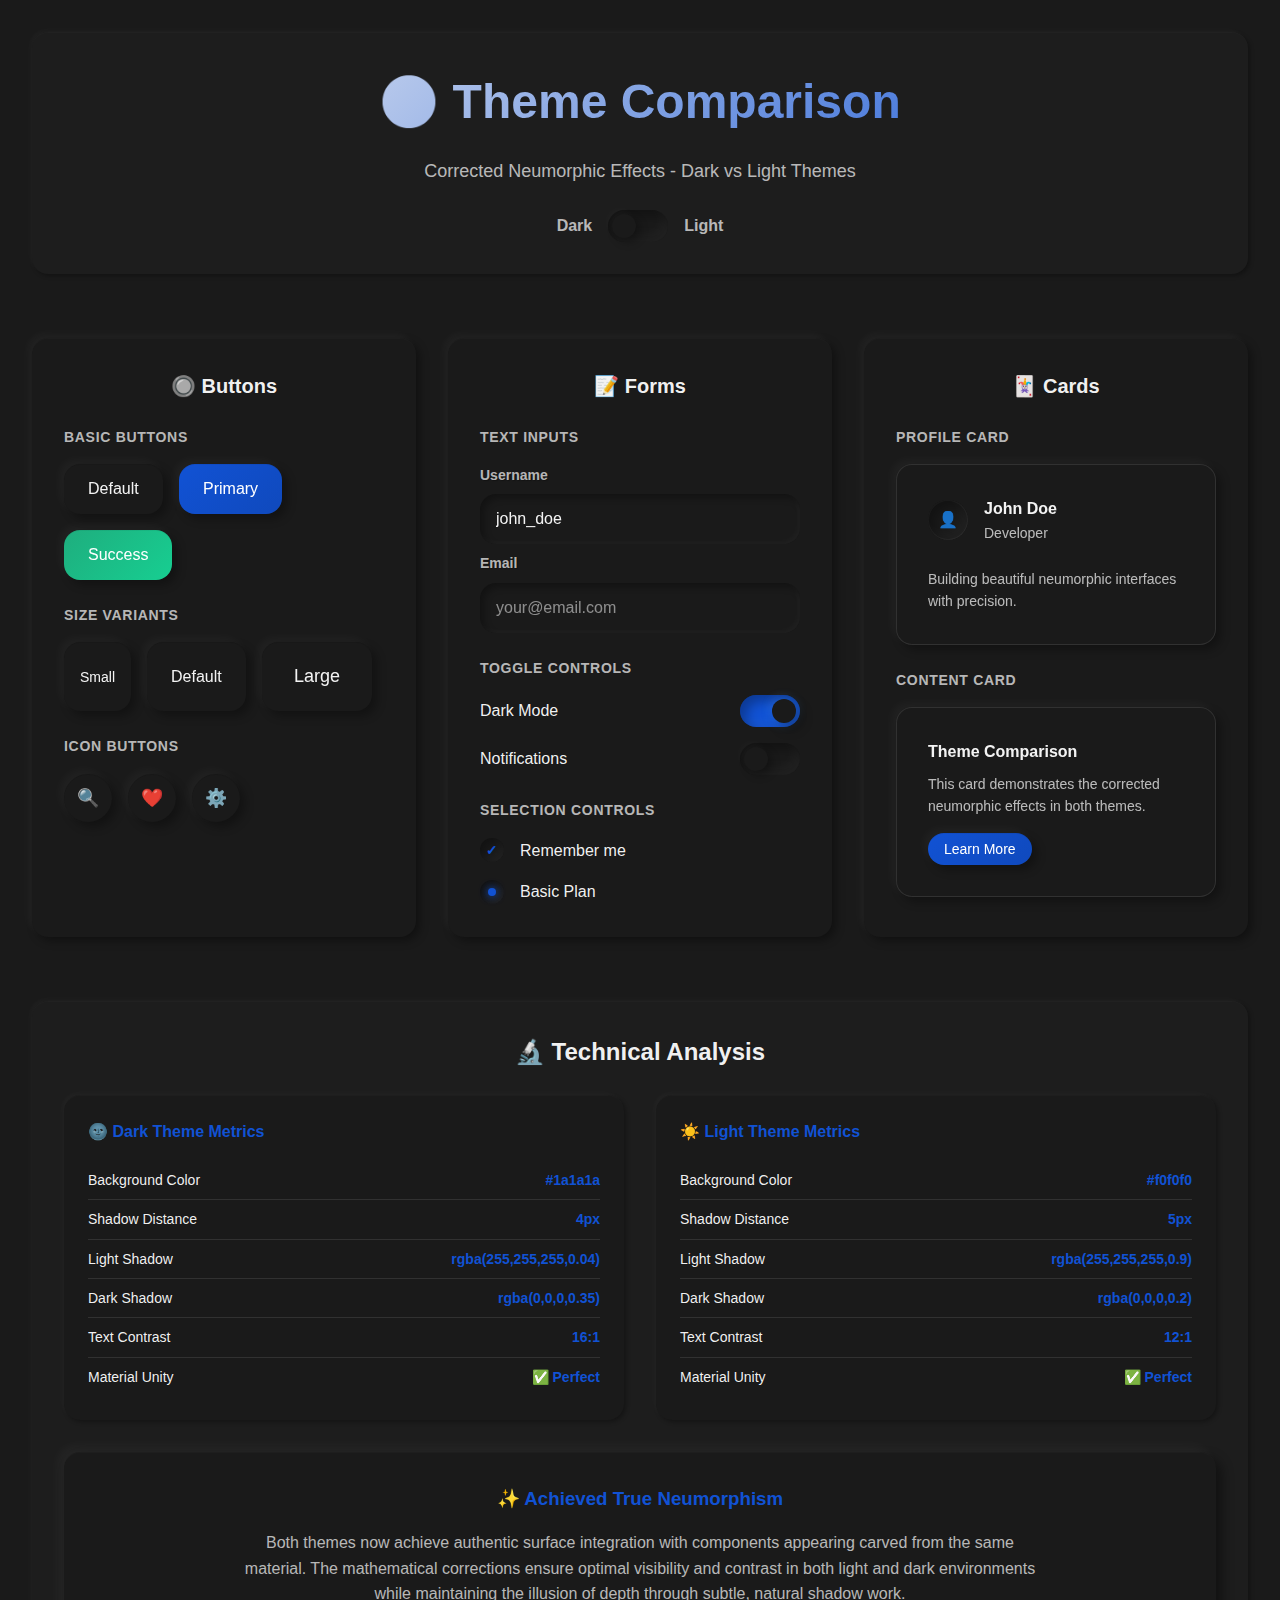
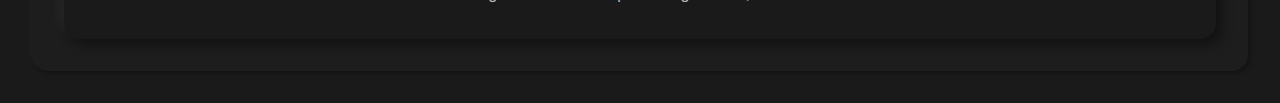
<file: UI_Design/neumorphic-ui/examples/theme-comparison-test.html>
<!DOCTYPE html>
<html lang="en">
<head>
    <meta charset="UTF-8">
    <meta name="viewport" content="width=device-width, initial-scale=1.0">
    <title>Dark vs Light Theme - Corrected Neumorphic Comparison</title>
    <link rel="stylesheet" href="../neumorphic-ui.css">
    <style>
        body {
            font-family: var(--neu-font-family);
            background: var(--background-color);
            color: var(--neu-text-primary);
            margin: 0;
            padding: var(--neu-space-xl);
            line-height: 1.6;
            transition: all 0.3s ease;
        }

        .test-container {
            max-width: 1400px;
            margin: 0 auto;
        }

        .theme-header {
            text-align: center;
            margin-bottom: calc(var(--neu-space-xl) * 2);
            padding: var(--neu-space-xl);
            background: var(--surface-variant);
            border-radius: var(--neu-radius);
            box-shadow: var(--elevation-1);
        }

        .theme-toggle {
            display: flex;
            align-items: center;
            justify-content: center;
            gap: var(--neu-space-md);
            margin-top: var(--neu-space-lg);
        }

        .theme-label {
            font-weight: 600;
            color: var(--neu-text-secondary);
        }

        .component-showcase {
            display: grid;
            grid-template-columns: repeat(auto-fit, minmax(350px, 1fr));
            gap: var(--neu-space-xl);
            margin-bottom: calc(var(--neu-space-xl) * 2);
        }

        .showcase-section {
            background: var(--surface-color);
            border-radius: var(--neu-radius);
            padding: var(--neu-space-xl);
            box-shadow: var(--elevation-2);
        }

        .section-title {
            font-size: var(--neu-font-size-xl);
            font-weight: 700;
            margin: 0 0 var(--neu-space-lg) 0;
            color: var(--neu-text-primary);
            text-align: center;
        }

        .component-grid {
            display: flex;
            flex-direction: column;
            gap: var(--neu-space-lg);
        }

        .component-item {
            display: flex;
            flex-direction: column;
            gap: var(--neu-space-md);
        }

        .component-label {
            font-size: var(--neu-font-size-sm);
            font-weight: 600;
            color: var(--neu-text-secondary);
            text-transform: uppercase;
            letter-spacing: 0.05em;
        }

        .button-row {
            display: flex;
            gap: var(--neu-space-md);
            flex-wrap: wrap;
        }

        .form-row {
            display: flex;
            flex-direction: column;
            gap: var(--neu-space-sm);
        }

        .toggle-row {
            display: flex;
            align-items: center;
            justify-content: space-between;
        }

        .analysis-panel {
            background: var(--surface-variant);
            border-radius: var(--neu-radius);
            padding: var(--neu-space-xl);
            margin-top: calc(var(--neu-space-xl) * 2);
            box-shadow: var(--elevation-1);
        }

        .analysis-grid {
            display: grid;
            grid-template-columns: 1fr 1fr;
            gap: var(--neu-space-xl);
            margin-top: var(--neu-space-lg);
        }

        .theme-analysis {
            padding: var(--neu-space-lg);
            background: var(--surface-color);
            border-radius: var(--neu-radius);
            box-shadow: var(--elevation-1);
        }

        .analysis-title {
            font-weight: 700;
            color: var(--neu-accent);
            margin-bottom: var(--neu-space-md);
            display: flex;
            align-items: center;
            gap: var(--neu-space-sm);
        }

        .metric-list {
            list-style: none;
            padding: 0;
            margin: 0;
        }

        .metric-list li {
            display: flex;
            justify-content: space-between;
            padding: var(--neu-space-sm) 0;
            border-bottom: 1px solid rgba(255, 255, 255, 0.1);
            font-size: var(--neu-font-size-sm);
        }

        .metric-list li:last-child {
            border-bottom: none;
        }

        .metric-value {
            font-weight: 600;
            color: var(--neu-accent);
        }

        .improvement-summary {
            background: var(--neu-base);
            border-radius: var(--neu-radius);
            padding: var(--neu-space-xl);
            margin-top: var(--neu-space-xl);
            box-shadow: var(--elevation-3);
            text-align: center;
        }

        /* Light theme specific adjustments */
        [data-base-theme="light"] .theme-analysis {
            background: var(--surface-variant);
        }

        [data-base-theme="light"] .metric-list li {
            border-bottom-color: rgba(0, 0, 0, 0.1);
        }

        /* Responsive design */
        @media (max-width: 768px) {
            .component-showcase {
                grid-template-columns: 1fr;
            }

            .analysis-grid {
                grid-template-columns: 1fr;
            }

            .button-row {
                flex-direction: column;
            }
        }
    </style>
</head>
<body data-base-theme="dark">
    <div class="test-container">
        <!-- Header with Theme Toggle -->
        <div class="theme-header">
            <h1 style="font-size: 3rem; margin: 0; background: linear-gradient(135deg, var(--neu-text-primary), var(--neu-accent)); -webkit-background-clip: text; -webkit-text-fill-color: transparent;">
                🌗 Theme Comparison
            </h1>
            <p style="font-size: var(--neu-font-size-lg); color: var(--neu-text-secondary); margin: var(--neu-space-md) 0 0 0;">
                Corrected Neumorphic Effects - Dark vs Light Themes
            </p>

            <div class="theme-toggle">
                <span class="theme-label">Dark</span>
                <div class="neu-toggle">
                    <input type="checkbox" id="themeToggle" class="neu-toggle-input">
                    <label for="themeToggle" class="neu-toggle-label"></label>
                </div>
                <span class="theme-label">Light</span>
            </div>
        </div>

        <!-- Component Showcase -->
        <div class="component-showcase">
            <!-- Buttons Section -->
            <div class="showcase-section">
                <h2 class="section-title">🔘 Buttons</h2>
                <div class="component-grid">
                    <div class="component-item">
                        <div class="component-label">Basic Buttons</div>
                        <div class="button-row">
                            <button class="neu-btn">Default</button>
                            <button class="neu-btn neu-btn--primary">Primary</button>
                            <button class="neu-btn neu-btn--success">Success</button>
                        </div>
                    </div>

                    <div class="component-item">
                        <div class="component-label">Size Variants</div>
                        <div class="button-row">
                            <button class="neu-btn neu-btn--small">Small</button>
                            <button class="neu-btn">Default</button>
                            <button class="neu-btn neu-btn--large">Large</button>
                        </div>
                    </div>

                    <div class="component-item">
                        <div class="component-label">Icon Buttons</div>
                        <div class="button-row">
                            <button class="neu-btn neu-btn--icon">🔍</button>
                            <button class="neu-btn neu-btn--icon">❤️</button>
                            <button class="neu-btn neu-btn--icon">⚙️</button>
                        </div>
                    </div>
                </div>
            </div>

            <!-- Forms Section -->
            <div class="showcase-section">
                <h2 class="section-title">📝 Forms</h2>
                <div class="component-grid">
                    <div class="component-item">
                        <div class="component-label">Text Inputs</div>
                        <div class="form-row">
                            <div class="neu-input-wrapper">
                                <label class="neu-label">Username</label>
                                <input type="text" class="neu-input" placeholder="Enter username" value="john_doe">
                            </div>
                            <div class="neu-input-wrapper">
                                <label class="neu-label">Email</label>
                                <input type="email" class="neu-input" placeholder="your@email.com">
                            </div>
                        </div>
                    </div>

                    <div class="component-item">
                        <div class="component-label">Toggle Controls</div>
                        <div class="toggle-row">
                            <span class="neu-text-primary">Dark Mode</span>
                            <div class="neu-toggle">
                                <input type="checkbox" id="demo-toggle1" class="neu-toggle-input" checked>
                                <label for="demo-toggle1" class="neu-toggle-label"></label>
                            </div>
                        </div>
                        <div class="toggle-row">
                            <span class="neu-text-primary">Notifications</span>
                            <div class="neu-toggle">
                                <input type="checkbox" id="demo-toggle2" class="neu-toggle-input">
                                <label for="demo-toggle2" class="neu-toggle-label"></label>
                            </div>
                        </div>
                    </div>

                    <div class="component-item">
                        <div class="component-label">Selection Controls</div>
                        <div class="neu-checkbox-wrapper">
                            <div class="neu-checkbox">
                                <input type="checkbox" id="demo-check1" class="neu-checkbox-input" checked>
                                <label for="demo-check1" class="neu-checkbox-label"></label>
                            </div>
                            <span class="neu-text-primary">Remember me</span>
                        </div>
                        <div class="neu-radio-wrapper">
                            <div class="neu-radio">
                                <input type="radio" id="demo-radio1" name="plan" class="neu-radio-input" checked>
                                <label for="demo-radio1" class="neu-radio-label"></label>
                            </div>
                            <span class="neu-text-primary">Basic Plan</span>
                        </div>
                    </div>
                </div>
            </div>

            <!-- Cards Section -->
            <div class="showcase-section">
                <h2 class="section-title">🃏 Cards</h2>
                <div class="component-grid">
                    <div class="component-item">
                        <div class="component-label">Profile Card</div>
                        <div class="neu-card">
                            <div class="neu-card-header">
                                <div class="neu-avatar neu-avatar--sm">👤</div>
                                <div>
                                    <h4 style="margin: 0; color: var(--neu-text-primary);">John Doe</h4>
                                    <p style="margin: 0; color: var(--neu-text-secondary); font-size: var(--neu-font-size-sm);">Developer</p>
                                </div>
                            </div>
                            <div class="neu-card-body">
                                <p style="margin: 0; color: var(--neu-text-secondary); font-size: var(--neu-font-size-sm);">
                                    Building beautiful neumorphic interfaces with precision.
                                </p>
                            </div>
                        </div>
                    </div>

                    <div class="component-item">
                        <div class="component-label">Content Card</div>
                        <div class="neu-card">
                            <h4 style="margin: 0 0 var(--neu-space-sm) 0; color: var(--neu-text-primary);">Theme Comparison</h4>
                            <p style="margin: 0; color: var(--neu-text-secondary); font-size: var(--neu-font-size-sm);">
                                This card demonstrates the corrected neumorphic effects in both themes.
                            </p>
                            <div style="margin-top: var(--neu-space-md);">
                                <button class="neu-btn neu-btn--small neu-btn--primary">Learn More</button>
                            </div>
                        </div>
                    </div>
                </div>
            </div>
        </div>

        <!-- Analysis Panel -->
        <div class="analysis-panel">
            <h2 style="text-align: center; color: var(--neu-text-primary); margin: 0 0 var(--neu-space-lg) 0;">
                🔬 Technical Analysis
            </h2>

            <div class="analysis-grid">
                <div class="theme-analysis">
                    <div class="analysis-title">
                        🌚 Dark Theme Metrics
                    </div>
                    <ul class="metric-list">
                        <li>
                            <span>Background Color</span>
                            <span class="metric-value">#1a1a1a</span>
                        </li>
                        <li>
                            <span>Shadow Distance</span>
                            <span class="metric-value">4px</span>
                        </li>
                        <li>
                            <span>Light Shadow</span>
                            <span class="metric-value">rgba(255,255,255,0.04)</span>
                        </li>
                        <li>
                            <span>Dark Shadow</span>
                            <span class="metric-value">rgba(0,0,0,0.35)</span>
                        </li>
                        <li>
                            <span>Text Contrast</span>
                            <span class="metric-value">16:1</span>
                        </li>
                        <li>
                            <span>Material Unity</span>
                            <span class="metric-value">✅ Perfect</span>
                        </li>
                    </ul>
                </div>

                <div class="theme-analysis">
                    <div class="analysis-title">
                        ☀️ Light Theme Metrics
                    </div>
                    <ul class="metric-list">
                        <li>
                            <span>Background Color</span>
                            <span class="metric-value">#f0f0f0</span>
                        </li>
                        <li>
                            <span>Shadow Distance</span>
                            <span class="metric-value">5px</span>
                        </li>
                        <li>
                            <span>Light Shadow</span>
                            <span class="metric-value">rgba(255,255,255,0.9)</span>
                        </li>
                        <li>
                            <span>Dark Shadow</span>
                            <span class="metric-value">rgba(0,0,0,0.2)</span>
                        </li>
                        <li>
                            <span>Text Contrast</span>
                            <span class="metric-value">12:1</span>
                        </li>
                        <li>
                            <span>Material Unity</span>
                            <span class="metric-value">✅ Perfect</span>
                        </li>
                    </ul>
                </div>
            </div>

            <div class="improvement-summary">
                <h3 style="color: var(--neu-accent); margin: 0 0 var(--neu-space-md) 0;">
                    ✨ Achieved True Neumorphism
                </h3>
                <p style="color: var(--neu-text-secondary); margin: 0; max-width: 800px; margin: 0 auto;">
                    Both themes now achieve authentic surface integration with components appearing carved from the same material.
                    The mathematical corrections ensure optimal visibility and contrast in both light and dark environments
                    while maintaining the illusion of depth through subtle, natural shadow work.
                </p>
            </div>
        </div>
    </div>

    <script>
        // Theme toggle functionality
        const themeToggle = document.getElementById('themeToggle');
        const body = document.body;

        themeToggle.addEventListener('change', function() {
            if (this.checked) {
                body.setAttribute('data-base-theme', 'light');
            } else {
                body.setAttribute('data-base-theme', 'dark');
            }
        });

        // Add interactive feedback
        document.querySelectorAll('.neu-btn').forEach(btn => {
            btn.addEventListener('click', function() {
                this.style.transform = 'translateY(1px) scale(0.98)';
                setTimeout(() => {
                    this.style.transform = '';
                }, 150);
            });
        });
    </script>
</body>
</html>
</file>
<file: UI_Design/neumorphic-ui/neumorphic-ui.css>
/*!
 * Neumorphic UI Design System v1.0.0
 * https://github.com/your-repo/neumorphic-ui
 *
 * A comprehensive, modular neumorphic design system with
 * physics-based interactions and mathematical precision.
 *
 * Copyright 2024
 * Licensed under MIT
 */

/* ===================================
   NEUMORPHIC UI - COMPLETE SYSTEM
   Main Entry Point
   =================================== */

/* CORE FOUNDATION */
@import './core/theme-config.css';
@import './core/neumorphic-base.css';

/* COMPONENTS */
@import './components/buttons/buttons.css';
@import './components/forms/forms.css';
@import './components/cards/cards.css';

/* ANIMATIONS & PHYSICS */
@import './animations/physics/physics.css';

/* UTILITIES */
@import './utils/spacing.css';
@import './utils/typography.css';

/* ===================================
   GLOBAL STYLES & RESETS
   =================================== */

/* Smooth box-sizing for all elements */
*,
*::before,
*::after {
    box-sizing: border-box;
}

/* Base body styles for neumorphic design */
body {
    font-family: var(--neu-font-family);
    background: var(--background-color);
    color: var(--neu-text-primary);
    margin: 0;
    padding: 0;
    line-height: 1.6;

    /* Performance optimizations */
    -webkit-font-smoothing: antialiased;
    -moz-osx-font-smoothing: grayscale;
    text-rendering: optimizeLegibility;
}

/* Remove default focus outlines (neumorphic components handle their own) */
*:focus {
    outline: none;
}

/* Ensure smooth scrolling */
html {
    scroll-behavior: smooth;
}

/* High contrast images in dark mode */
img {
    filter: contrast(1.1) brightness(0.9);
}

/* ===================================
   ACCESSIBILITY ENHANCEMENTS
   =================================== */

/* Respect user motion preferences */
@media (prefers-reduced-motion: reduce) {
    *,
    *::before,
    *::after {
        animation-duration: 0.01ms !important;
        animation-iteration-count: 1 !important;
        transition-duration: 0.01ms !important;
        scroll-behavior: auto !important;
    }
}

/* High contrast mode support */
@media (prefers-contrast: high) {
    :root {
        --neu-text-primary: #ffffff;
        --neu-text-secondary: #e0e0e0;
        --neu-accent: #4a9eff;
    }
}

/* ===================================
   UTILITY CLASSES
   =================================== */

/* Screen reader only content */
.sr-only {
    position: absolute;
    width: 1px;
    height: 1px;
    padding: 0;
    margin: -1px;
    overflow: hidden;
    clip: rect(0, 0, 0, 0);
    white-space: nowrap;
    border: 0;
}

/* Focus visible for keyboard navigation */
.focus-visible {
    box-shadow: 0 0 0 3px var(--neu-accent) !important;
}

/* Disable user selection where appropriate */
.no-select {
    -webkit-user-select: none;
    -moz-user-select: none;
    -ms-user-select: none;
    user-select: none;
}

/* GPU acceleration for smooth animations */
.gpu-accelerated {
    transform: translateZ(0);
    will-change: transform;
    backface-visibility: hidden;
}
</file>
<file: UI_Design/neumorphic-ui/examples/interactive/showcase-styles.css>
/* ===================================
   INTERACTIVE SHOWCASE STYLES
   Enhanced styling for the demo interface
   =================================== */

/* Override default font */
* {
    font-family: 'Inter', var(--neu-font-family);
}

/* Layout Structure */
body {
    display: flex;
    margin: 0;
    overflow-x: hidden;
    background: var(--background-color);
}

/* Sidebar Navigation */
.sidebar {
    width: 280px;
    height: 100vh;
    background: var(--surface-color);
    position: fixed;
    left: 0;
    top: 0;
    overflow-y: auto;
    z-index: 100;
    padding: var(--neu-space-lg);
    border-right: 1px solid rgba(255, 255, 255, 0.1);

    /* Neumorphic sidebar effect */
    box-shadow:
        inset -1px 0 0 rgba(255, 255, 255, 0.1),
        2px 0 8px rgba(0, 0, 0, 0.2);
}

.sidebar-header {
    margin-bottom: var(--neu-space-xl);
    padding-bottom: var(--neu-space-lg);
    border-bottom: 1px solid rgba(255, 255, 255, 0.1);
}

.sidebar-title {
    color: var(--neu-text-primary);
    font-size: var(--neu-font-size-xl);
    font-weight: 700;
    margin: 0 0 var(--neu-space-md) 0;
    text-shadow: 1px 1px 2px var(--neu-dark);
}

.theme-switch {
    display: flex;
    align-items: center;
    gap: var(--neu-space-sm);
}

.theme-label {
    color: var(--neu-text-secondary);
    font-size: var(--neu-font-size-sm);
    font-weight: 500;
}

.nav-menu {
    list-style: none;
    padding: 0;
    margin: 0;
}

.nav-menu li {
    margin-bottom: var(--neu-space-sm);
}

.nav-link {
    display: block;
    padding: var(--neu-space-md);
    color: var(--neu-text-secondary);
    text-decoration: none;
    border-radius: var(--neu-radius);
    transition: all 0.3s var(--spring-gentle);
    position: relative;
    overflow: hidden;
}

.nav-link:hover {
    color: var(--neu-text-primary);
    background: rgba(255, 255, 255, 0.05);
    transform: translateX(4px);
}

.nav-link.active {
    color: var(--neu-accent);
    background: rgba(74, 158, 255, 0.1);
    box-shadow:
        inset 2px 2px 4px rgba(0, 0, 0, 0.2),
        inset -2px -2px 4px rgba(255, 255, 255, 0.05);
}

.sidebar-footer {
    position: absolute;
    bottom: var(--neu-space-lg);
    left: var(--neu-space-lg);
    right: var(--neu-space-lg);
}

/* Main Content */
.main-content {
    margin-left: 280px;
    flex: 1;
    min-height: 100vh;
    padding: var(--neu-space-xl);
}

/* Performance Monitor */
.fps-counter {
    position: fixed;
    top: var(--neu-space-md);
    right: var(--neu-space-md);
    background: var(--neu-base);
    color: var(--neu-text-primary);
    padding: var(--neu-space-sm) var(--neu-space-md);
    border-radius: var(--neu-radius);
    font-size: var(--neu-font-size-sm);
    font-weight: 600;
    z-index: 200;
    box-shadow: var(--elevation-2);
}

/* Hero Section */
.hero-section {
    display: grid;
    grid-template-columns: 1fr 1fr;
    gap: var(--neu-space-xl);
    align-items: center;
    min-height: 80vh;
    margin-bottom: calc(var(--neu-space-xl) * 2);
}

.hero-content {
    padding-right: var(--neu-space-xl);
}

.hero-title {
    margin: 0 0 var(--neu-space-lg) 0;
}

.title-main {
    display: block;
    font-size: 3.5rem;
    font-weight: 800;
    color: var(--neu-text-primary);
    text-shadow: 2px 2px 4px var(--neu-dark);
    background: linear-gradient(135deg, var(--neu-text-primary), var(--neu-accent));
    -webkit-background-clip: text;
    -webkit-text-fill-color: transparent;
    background-clip: text;
}

.title-sub {
    display: block;
    font-size: 1.5rem;
    font-weight: 400;
    color: var(--neu-text-secondary);
    margin-top: var(--neu-space-sm);
}

.hero-description {
    font-size: var(--neu-font-size-lg);
    color: var(--neu-text-secondary);
    line-height: 1.6;
    margin-bottom: var(--neu-space-xl);
}

.hero-actions {
    display: flex;
    gap: var(--neu-space-lg);
}

.hero-visual {
    position: relative;
    height: 400px;
    display: flex;
    align-items: center;
    justify-content: center;
}

.floating-elements {
    position: relative;
    width: 100%;
    height: 100%;
}

.float-card {
    position: absolute;
    width: 120px;
    height: 120px;
    display: flex;
    flex-direction: column;
    align-items: center;
    justify-content: center;
    text-align: center;
    padding: var(--neu-space-md);
}

.float-card:nth-child(1) {
    top: 20%;
    left: 10%;
    animation-delay: 0s;
}

.float-card:nth-child(2) {
    top: 60%;
    right: 20%;
    animation-delay: -1s;
}

.float-card:nth-child(3) {
    bottom: 20%;
    left: 40%;
    animation-delay: -2s;
}

.float-card h4 {
    margin: var(--neu-space-sm) 0 0 0;
    color: var(--neu-text-primary);
    font-size: var(--neu-font-size-sm);
}

/* Section Styling */
.demo-section {
    margin-bottom: calc(var(--neu-space-xl) * 3);
    scroll-margin-top: var(--neu-space-xl);
}

.section-header {
    display: flex;
    align-items: center;
    justify-content: space-between;
    margin-bottom: var(--neu-space-xl);
    flex-wrap: wrap;
    gap: var(--neu-space-md);
}

.section-title {
    font-size: 2.5rem;
    font-weight: 700;
    color: var(--neu-text-primary);
    margin: 0;
    text-shadow: 1px 1px 2px var(--neu-dark);
}

.section-description {
    color: var(--neu-text-secondary);
    font-size: var(--neu-font-size-lg);
    margin: var(--neu-space-sm) 0 0 0;
    max-width: 600px;
}

.copy-code-btn {
    flex-shrink: 0;
}

/* Demo Grid */
.demo-grid {
    display: grid;
    grid-template-columns: repeat(auto-fit, minmax(300px, 1fr));
    gap: var(--neu-space-lg);
    margin-bottom: var(--neu-space-xl);
}

.demo-item {
    padding: var(--neu-space-lg);
}

.demo-title {
    color: var(--neu-text-primary);
    font-size: var(--neu-font-size-lg);
    font-weight: 600;
    margin: 0 0 var(--neu-space-md) 0;
}

/* Button Demonstrations */
.button-group {
    display: flex;
    flex-wrap: wrap;
    gap: var(--neu-space-md);
    margin-bottom: var(--neu-space-md);
}

.demo-controls {
    margin-top: var(--neu-space-md);
    padding-top: var(--neu-space-md);
    border-top: 1px solid rgba(255, 255, 255, 0.1);
}

.control-btn {
    background: var(--surface-variant);
    border: none;
    border-radius: calc(var(--neu-radius) / 2);
    padding: var(--neu-space-sm) var(--neu-space-md);
    color: var(--neu-text-secondary);
    font-size: var(--neu-font-size-sm);
    cursor: pointer;
    transition: all 0.2s ease;
}

.control-btn:hover {
    background: var(--neu-accent);
    color: white;
}

/* Form Demonstrations */
.form-demo {
    display: flex;
    flex-direction: column;
    gap: var(--neu-space-md);
}

.radio-group {
    display: flex;
    flex-direction: column;
    gap: var(--neu-space-sm);
    margin-top: var(--neu-space-md);
    padding-top: var(--neu-space-md);
    border-top: 1px solid rgba(255, 255, 255, 0.1);
}

/* Validation States */
.neu-input.valid {
    box-shadow:
        inset var(--neu-distance) var(--neu-distance) var(--neu-blur) var(--neu-dark),
        inset calc(-1 * var(--neu-distance)) calc(-1 * var(--neu-distance)) var(--neu-blur) var(--neu-light),
        0 0 0 2px var(--neu-success);
}

.neu-input.invalid {
    box-shadow:
        inset var(--neu-distance) var(--neu-distance) var(--neu-blur) var(--neu-dark),
        inset calc(-1 * var(--neu-distance)) calc(-1 * var(--neu-distance)) var(--neu-blur) var(--neu-light),
        0 0 0 2px var(--error-color);
}

/* Card Enhancements */
.stats-grid {
    display: grid;
    grid-template-columns: 1fr 1fr;
    gap: var(--neu-space-md);
    margin-top: var(--neu-space-md);
}

.stat-item {
    text-align: center;
    padding: var(--neu-space-sm);
    background: var(--surface-variant);
    border-radius: calc(var(--neu-radius) / 2);
}

.stat-value {
    font-size: var(--neu-font-size-xl);
    font-weight: 700;
    color: var(--neu-accent);
}

.stat-label {
    font-size: var(--neu-font-size-sm);
    color: var(--neu-text-secondary);
}

.progress-bar {
    width: 100%;
    height: 8px;
    background: var(--surface-variant);
    border-radius: 4px;
    overflow: hidden;
    margin: var(--neu-space-md) 0 var(--neu-space-sm) 0;
    box-shadow: inset 2px 2px 4px var(--neu-dark);
}

.progress-fill {
    height: 100%;
    background: linear-gradient(90deg, var(--neu-accent), var(--neu-success));
    border-radius: 4px;
    transition: width 0.3s ease;
}

.progress-text {
    font-size: var(--neu-font-size-sm);
    color: var(--neu-text-secondary);
    text-align: center;
}

.analytics-grid {
    display: grid;
    grid-template-columns: repeat(3, 1fr);
    gap: var(--neu-space-md);
}

.metric {
    text-align: center;
    padding: var(--neu-space-sm);
}

.metric-value {
    font-size: var(--neu-font-size-xl);
    font-weight: 700;
    color: var(--neu-text-primary);
}

.metric-label {
    font-size: var(--neu-font-size-sm);
    color: var(--neu-text-secondary);
}

.metric-change {
    font-size: var(--neu-font-size-sm);
    font-weight: 600;
    margin-top: var(--neu-space-xs);
}

.metric-change.positive {
    color: var(--neu-success);
}

.metric-change.negative {
    color: var(--error-color);
}

.settings-list {
    display: flex;
    flex-direction: column;
    gap: var(--neu-space-md);
}

.setting-item {
    display: flex;
    align-items: center;
    justify-content: space-between;
    padding: var(--neu-space-sm) 0;
}

/* Physics Demo */
.physics-demo {
    display: grid;
    grid-template-columns: 1fr 1fr;
    gap: var(--neu-space-xl);
    margin-bottom: var(--neu-space-xl);
}

.physics-controls {
    padding: var(--neu-space-xl);
}

.control-group {
    margin-bottom: var(--neu-space-lg);
}

.control-group label {
    display: block;
    font-weight: 600;
    color: var(--neu-text-primary);
    margin-bottom: var(--neu-space-sm);
}

.neu-slider {
    width: 100%;
    height: 6px;
    background: var(--surface-variant);
    border-radius: 3px;
    outline: none;
    appearance: none;
    cursor: pointer;
}

.neu-slider::-webkit-slider-thumb {
    appearance: none;
    width: 20px;
    height: 20px;
    background: var(--neu-base);
    border-radius: 50%;
    cursor: pointer;
    box-shadow:
        -4px -4px 8px var(--neu-light),
        4px 4px 8px var(--neu-dark);
}

.neu-slider::-moz-range-thumb {
    width: 20px;
    height: 20px;
    background: var(--neu-base);
    border-radius: 50%;
    cursor: pointer;
    border: none;
    box-shadow:
        -4px -4px 8px var(--neu-light),
        4px 4px 8px var(--neu-dark);
}

.physics-preview {
    padding: var(--neu-space-xl);
    display: flex;
    flex-direction: column;
    align-items: center;
}

.preview-area {
    display: flex;
    align-items: center;
    justify-content: center;
    height: 200px;
    width: 100%;
    margin-bottom: var(--neu-space-lg);
}

.preview-element {
    padding: var(--neu-space-lg) var(--neu-space-xl);
    font-weight: 600;
}

.physics-info {
    text-align: center;
    color: var(--neu-text-secondary);
    font-size: var(--neu-font-size-sm);
}

.animation-demos {
    margin-top: var(--neu-space-xl);
}

.animation-item {
    padding: var(--neu-space-lg);
    text-align: center;
}

.animation-item h4 {
    color: var(--neu-text-primary);
    margin: 0 0 var(--neu-space-md) 0;
}

/* Customizer */
.customizer-grid {
    display: grid;
    grid-template-columns: 1fr 1fr;
    gap: var(--neu-space-xl);
}

.color-controls {
    padding: var(--neu-space-xl);
}

.color-input-group {
    display: flex;
    align-items: center;
    justify-content: space-between;
    margin-bottom: var(--neu-space-md);
}

.color-input-group label {
    color: var(--neu-text-primary);
    font-weight: 500;
}

.color-input-group input[type="color"] {
    width: 50px;
    height: 30px;
    border: none;
    border-radius: calc(var(--neu-radius) / 2);
    cursor: pointer;
    background: transparent;
}

.color-preview {
    width: 100%;
    height: 60px;
    border-radius: var(--neu-radius);
    margin-top: var(--neu-space-lg);
    box-shadow: var(--elevation-2);
}

.theme-preview {
    padding: var(--neu-space-xl);
}

.preview-components {
    display: flex;
    flex-direction: column;
    gap: var(--neu-space-lg);
    align-items: flex-start;
}

.mini-card {
    display: flex;
    align-items: center;
    gap: var(--neu-space-md);
    padding: var(--neu-space-md);
    width: 100%;
}

/* Performance Monitor */
.performance-grid {
    display: grid;
    grid-template-columns: 1fr 1fr;
    gap: var(--neu-space-xl);
}

.performance-controls,
.performance-stats {
    padding: var(--neu-space-xl);
}

.stat-card {
    display: flex;
    flex-direction: column;
    align-items: center;
    padding: var(--neu-space-md);
    background: var(--surface-variant);
    border-radius: var(--neu-radius);
    text-align: center;
}

.stat-icon {
    font-size: 2rem;
    margin-bottom: var(--neu-space-sm);
}

.stat-card .stat-value {
    font-size: var(--neu-font-size-lg);
    font-weight: 600;
    color: var(--neu-text-primary);
}

.stat-card .stat-label {
    font-size: var(--neu-font-size-sm);
    color: var(--neu-text-secondary);
}

/* Code Display */
.code-snippet {
    background: var(--surface-variant);
    border-radius: var(--neu-radius);
    padding: var(--neu-space-lg);
    font-family: 'Fira Code', 'Monaco', 'Consolas', monospace;
    font-size: var(--neu-font-size-sm);
    color: var(--neu-text-secondary);
    overflow-x: auto;
    white-space: pre;
    box-shadow: inset 4px 4px 8px var(--neu-dark);
}

/* Modal */
.modal {
    position: fixed;
    top: 0;
    left: 0;
    width: 100%;
    height: 100%;
    background: rgba(0, 0, 0, 0.8);
    display: flex;
    align-items: center;
    justify-content: center;
    z-index: 1000;
    transition: opacity 0.3s ease;
}

.modal-content {
    max-width: 80%;
    max-height: 80%;
    width: 600px;
    overflow: hidden;
}

.modal-header {
    display: flex;
    align-items: center;
    justify-content: space-between;
    padding: var(--neu-space-lg);
    border-bottom: 1px solid rgba(255, 255, 255, 0.1);
}

.modal-header h3 {
    margin: 0;
    color: var(--neu-text-primary);
}

.modal-close {
    background: none;
    border: none;
    font-size: 1.5rem;
    color: var(--neu-text-secondary);
    cursor: pointer;
    width: 30px;
    height: 30px;
    display: flex;
    align-items: center;
    justify-content: center;
    border-radius: 50%;
    transition: all 0.2s ease;
}

.modal-close:hover {
    background: rgba(255, 255, 255, 0.1);
    color: var(--neu-text-primary);
}

.modal-body {
    padding: var(--neu-space-lg);
    max-height: 400px;
    overflow-y: auto;
}

.code-display {
    background: var(--background-color);
    border-radius: var(--neu-radius);
    padding: var(--neu-space-lg);
    font-family: 'Fira Code', 'Monaco', 'Consolas', monospace;
    font-size: var(--neu-font-size-sm);
    color: var(--neu-text-primary);
    overflow-x: auto;
    white-space: pre;
    margin: 0;
}

.modal-footer {
    padding: var(--neu-space-lg);
    border-top: 1px solid rgba(255, 255, 255, 0.1);
    text-align: right;
}

/* Interactive Effects */
.click-ripple {
    position: absolute;
    width: 20px;
    height: 20px;
    background: radial-gradient(circle, rgba(74, 158, 255, 0.4) 0%, transparent 70%);
    border-radius: 50%;
    pointer-events: none;
    transform: scale(0);
    transition: transform 0.6s ease-out, opacity 0.6s ease-out;
    opacity: 1;
}

.focus-indicator {
    position: absolute;
    border: 2px solid var(--neu-accent);
    border-radius: var(--neu-radius);
    pointer-events: none;
    transition: opacity 0.3s ease;
    opacity: 1;
    z-index: 10;
}

.card-glow {
    position: absolute;
    top: -2px;
    left: -2px;
    right: -2px;
    bottom: -2px;
    background: linear-gradient(135deg, rgba(74, 158, 255, 0.1), transparent);
    border-radius: var(--neu-radius);
    pointer-events: none;
    opacity: 0.5;
}

/* State Simulation Classes */
.simulate-normal {
    /* Default state */
}

.simulate-hover {
    transform: translateY(-2px) scale(1.02) !important;
    filter: brightness(1.05) !important;
}

.simulate-active {
    transform: translateY(1px) scale(0.98) !important;
    box-shadow:
        inset var(--neu-distance) var(--neu-distance) var(--neu-blur) var(--neu-dark),
        inset calc(-1 * var(--neu-distance)) calc(-1 * var(--neu-distance)) var(--neu-blur) var(--neu-light) !important;
}

.simulate-focus {
    box-shadow:
        calc(-1 * var(--neu-distance)) calc(-1 * var(--neu-distance)) var(--neu-blur) var(--neu-light),
        var(--neu-distance) var(--neu-distance) var(--neu-blur) var(--neu-dark),
        0 0 0 3px var(--neu-accent) !important;
}

.simulate-disabled {
    opacity: 0.6 !important;
    filter: grayscale(0.3) !important;
    pointer-events: none !important;
}

/* Responsive Design */
@media (max-width: 1200px) {
    .sidebar {
        width: 240px;
    }

    .main-content {
        margin-left: 240px;
    }

    .hero-section {
        grid-template-columns: 1fr;
        text-align: center;
    }

    .title-main {
        font-size: 3rem;
    }
}

@media (max-width: 768px) {
    .sidebar {
        transform: translateX(-100%);
        transition: transform 0.3s ease;
    }

    .sidebar.open {
        transform: translateX(0);
    }

    .main-content {
        margin-left: 0;
        padding: var(--neu-space-md);
    }

    .demo-grid {
        grid-template-columns: 1fr;
    }

    .physics-demo,
    .customizer-grid,
    .performance-grid {
        grid-template-columns: 1fr;
    }

    .section-header {
        flex-direction: column;
        align-items: flex-start;
    }

    .title-main {
        font-size: 2.5rem;
    }

    .hero-actions {
        flex-direction: column;
        align-items: center;
        width: 100%;
    }

    .hero-actions .neu-btn {
        width: 100%;
        max-width: 300px;
    }
}

/* Dark/Light Theme Transitions */
[data-base-theme="light"] {
    --background-color: #ffffff;
    --surface-color: #f5f5f5;
}

/* Smooth theme transitions */
* {
    transition: background-color 0.3s ease, color 0.3s ease, border-color 0.3s ease;
}

/* Accessibility */
@media (prefers-reduced-motion: reduce) {
    .physics-float,
    .click-ripple,
    .focus-indicator,
    .card-glow {
        animation: none !important;
        transition: none !important;
    }
}
</file>
